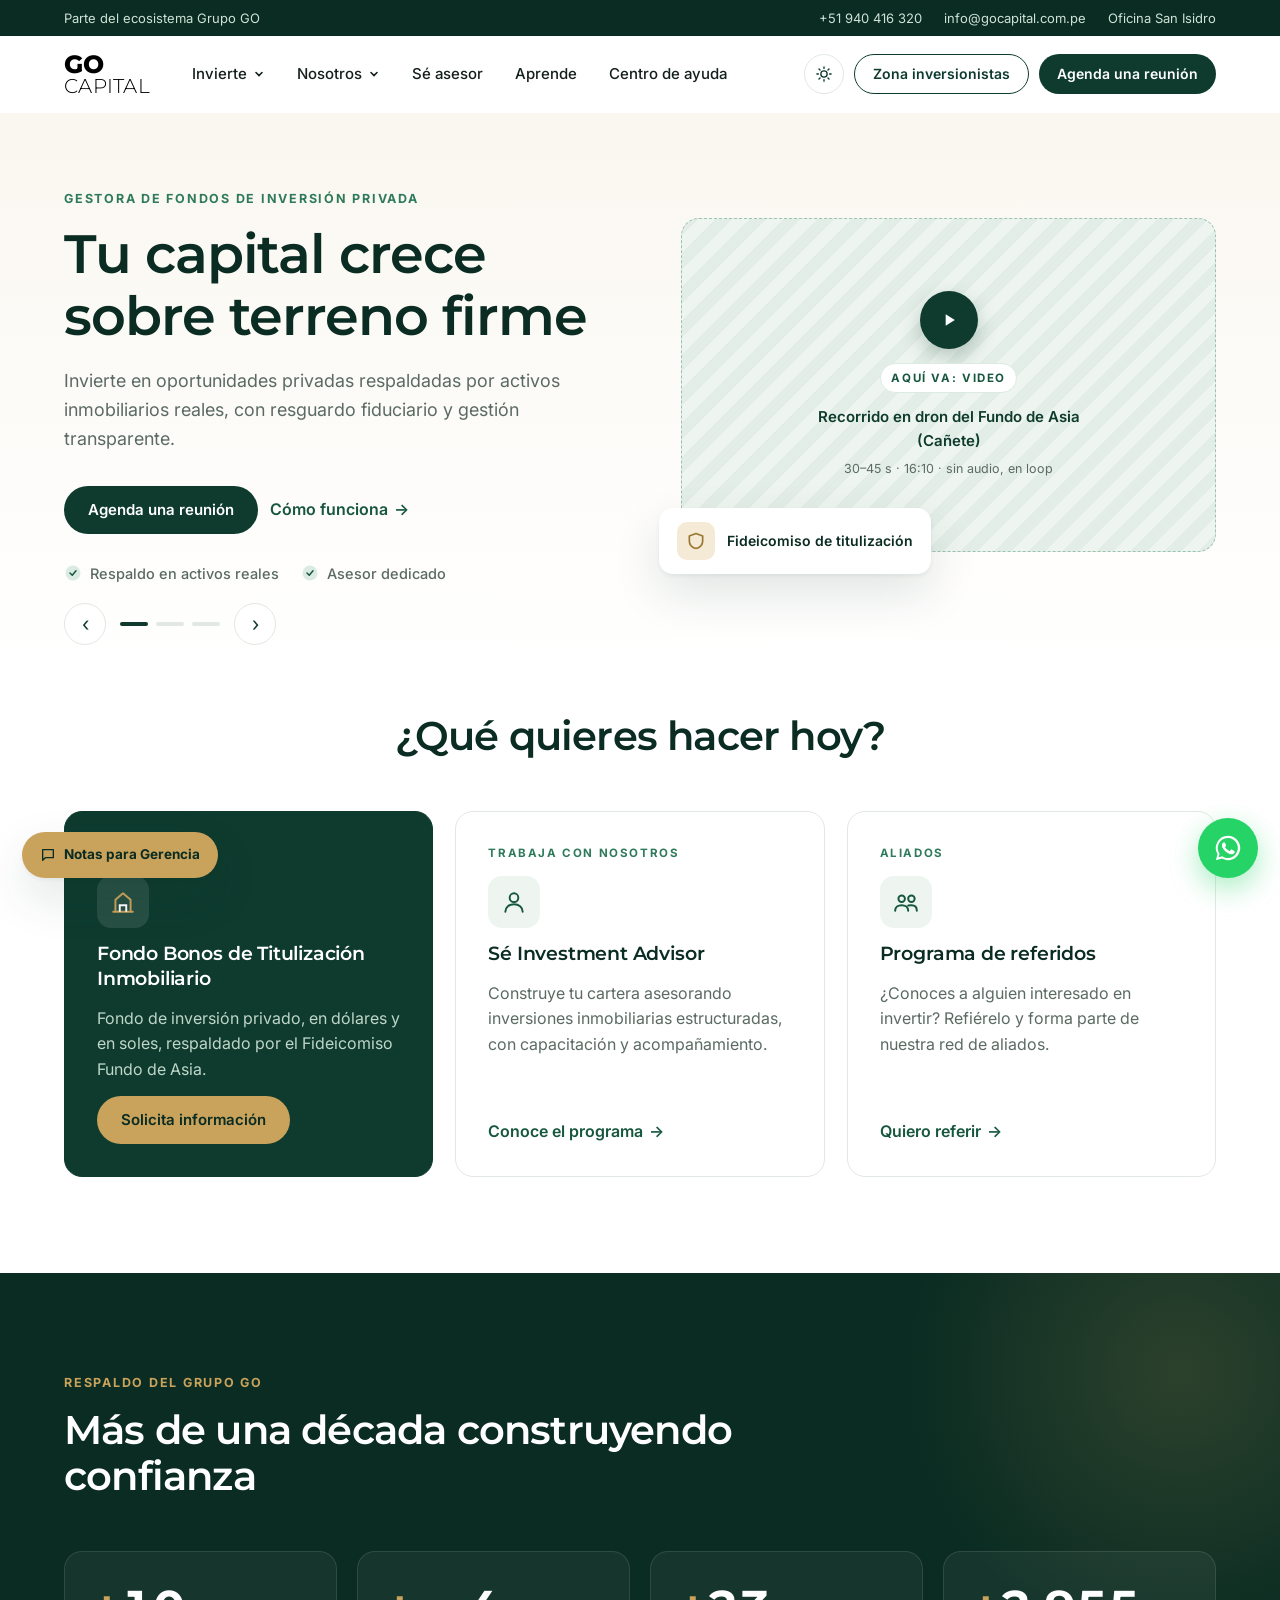
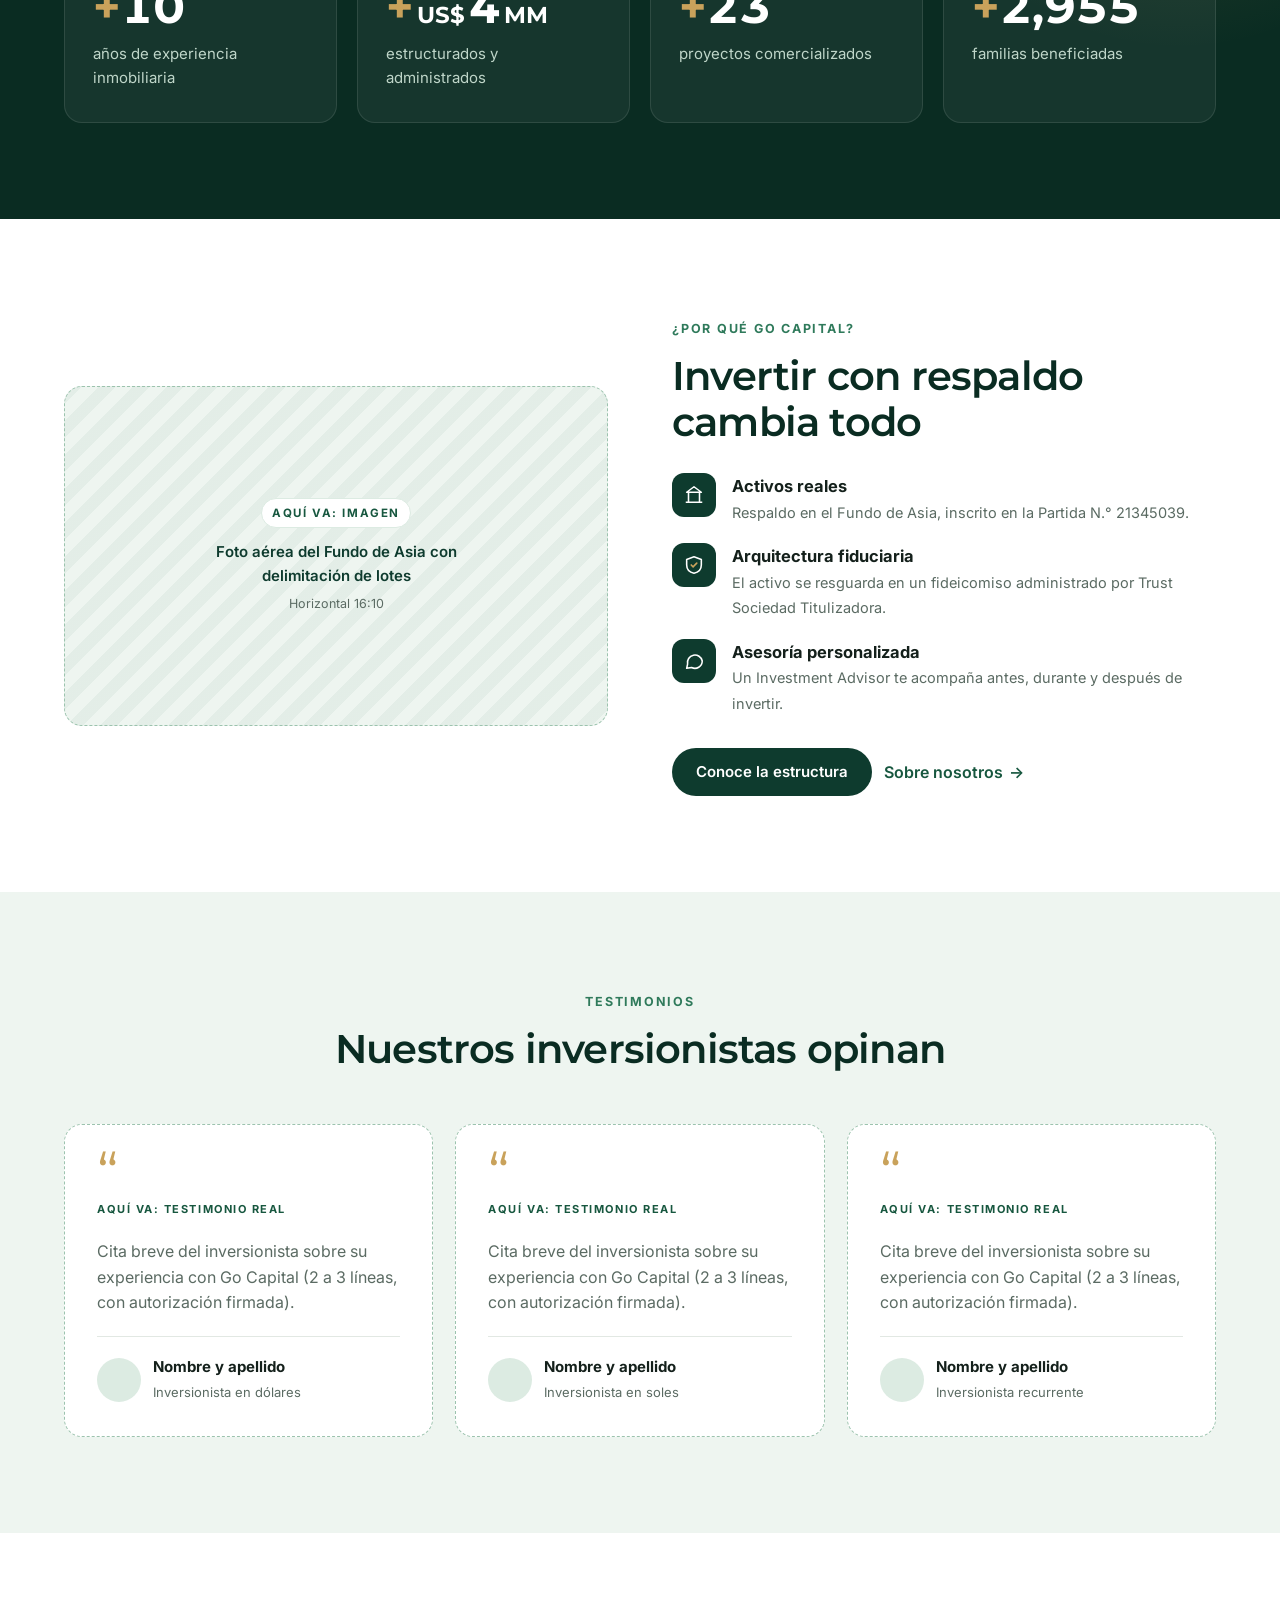
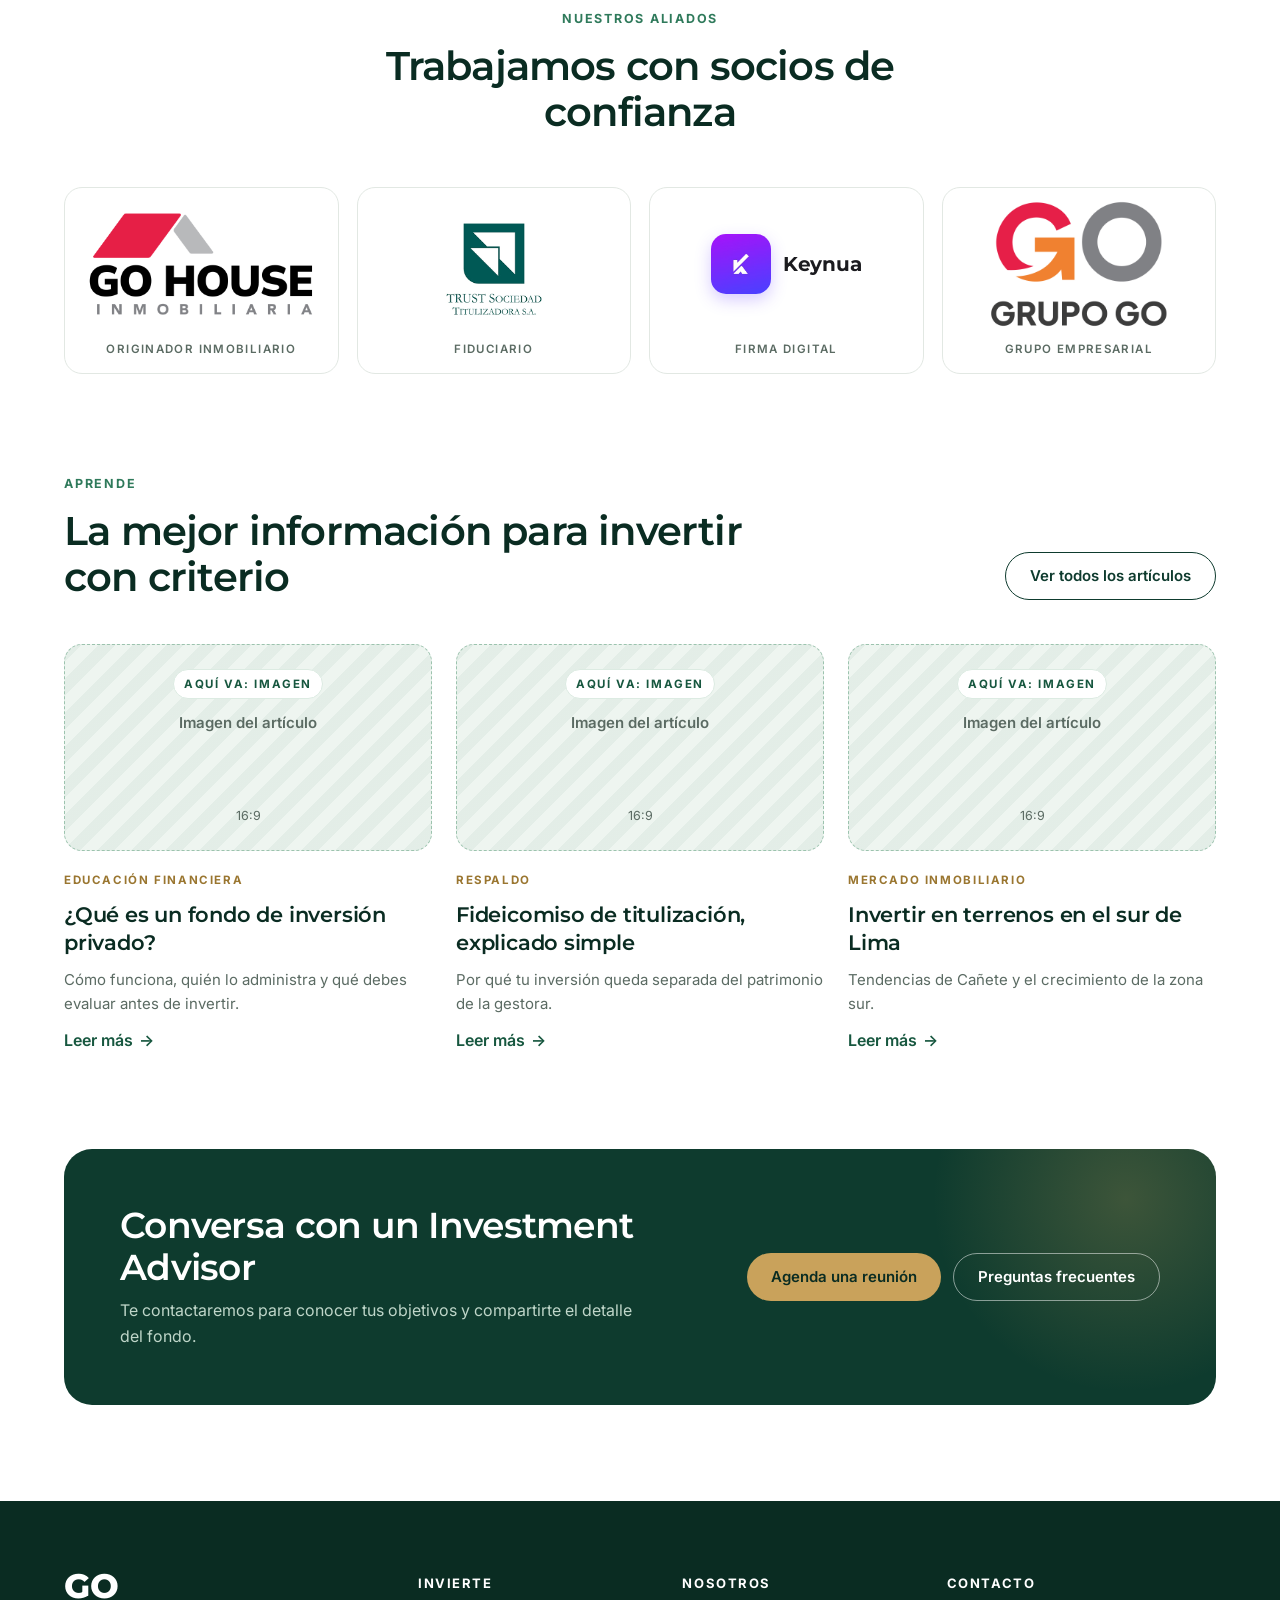
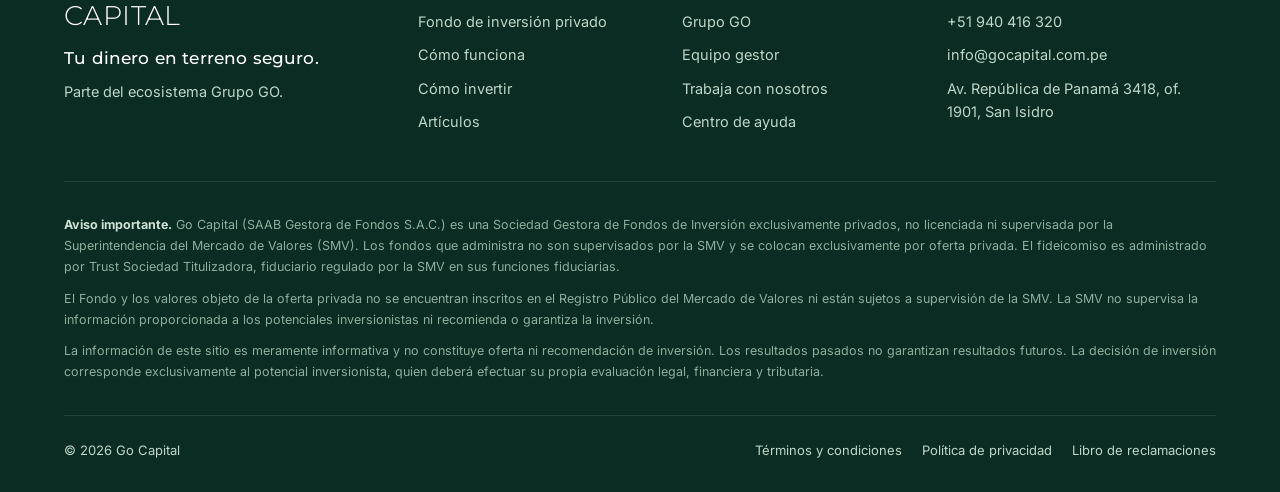
<file: index.html>
<!DOCTYPE html>
<html lang="es">
<head>
<meta charset="UTF-8">
<meta name="viewport" content="width=device-width, initial-scale=1, viewport-fit=cover">
<title>Go Capital · Tu capital crece sobre terreno firme</title>
<meta name="description" content="Go Capital, gestora de fondos de inversión privada del Grupo GO. Oportunidades respaldadas por activos inmobiliarios reales, con resguardo fiduciario.">
<link rel="preconnect" href="https://fonts.googleapis.com">
<link rel="preconnect" href="https://fonts.gstatic.com" crossorigin>
<link href="https://fonts.googleapis.com/css2?family=Inter:wght@400;500;600;700&family=Montserrat:wght@300;500;600;700;800&display=swap" rel="stylesheet">
<script src="assets/theme.js"></script>
<link rel="stylesheet" href="assets/styles.css">
<link rel="stylesheet" href="assets/pages.css">
</head>
<body data-page="inicio">
<main>

<!-- Carrusel -->
<section class="hero">
  <div class="carousel" id="carousel">
    <div class="wrap slides">
      <div class="slide active" aria-roledescription="slide" aria-label="1 de 3">
        <div class="copy">
          <span class="eyebrow">Gestora de fondos de inversión privada</span>
          <h1>Tu capital crece sobre terreno firme</h1>
          <p class="lead">Invierte en oportunidades privadas respaldadas por activos inmobiliarios reales, con resguardo fiduciario y gestión transparente.</p>
          <div class="hero-actions">
            <a href="contacto.html" class="btn btn-primary">Agenda una reunión</a>
            <a href="invierte.html#como-funciona" class="link-arrow">Cómo funciona <span>→</span></a>
          </div>
          <ul class="checks">
            <li><svg width="18" height="18" viewBox="0 0 24 24" fill="none"><circle cx="12" cy="12" r="10" fill="#DCEBE2"/><path d="m8 12 3 3 5-6" stroke="#17573F" stroke-width="2" stroke-linecap="round" stroke-linejoin="round"/></svg>Respaldo en activos reales</li>
            <li><svg width="18" height="18" viewBox="0 0 24 24" fill="none"><circle cx="12" cy="12" r="10" fill="#DCEBE2"/><path d="m8 12 3 3 5-6" stroke="#17573F" stroke-width="2" stroke-linecap="round" stroke-linejoin="round"/></svg>Asesor dedicado</li>
          </ul>
        </div>
        <div class="hero-media">
          <div class="ph r-16-10">
            <div class="play"><svg width="20" height="20" viewBox="0 0 24 24"><path d="M8 5v14l11-7z" fill="#fff"/></svg></div>
            <b>AQUÍ VA: VIDEO</b>
            <p>Recorrido en dron del Fundo de Asia (Cañete)</p>
            <small>30–45 s · 16:10 · sin audio, en loop</small>
          </div>
          <div class="badge"><i><svg width="20" height="20" viewBox="0 0 24 24" fill="none"><path d="M12 3 4 6v6c0 5 3.5 8 8 9 4.5-1 8-4 8-9V6z" stroke="#9A7630" stroke-width="2" stroke-linejoin="round"/></svg></i>Fideicomiso de titulización</div>
        </div>
      </div>
      <div class="slide" aria-roledescription="slide" aria-label="2 de 3">
        <div class="copy">
          <span class="eyebrow">Respaldo real</span>
          <h1>Sabes dónde está tu dinero</h1>
          <p class="lead">Tu inversión está vinculada a 181 lotes en Asia, Cañete, inscritos en registros públicos y resguardados en un fideicomiso.</p>
          <div class="hero-actions">
            <a href="invierte.html#como-funciona" class="btn btn-primary">Conoce la estructura</a>
            <a href="contacto.html" class="link-arrow">Agenda una reunión <span>→</span></a>
          </div>
        </div>
        <div class="hero-media">
          <div class="ph r-16-10">
            <b>AQUÍ VA: IMAGEN</b>
            <p>Foto aérea del Fundo de Asia con delimitación de lotes</p>
            <small>Horizontal 16:10</small>
          </div>
          <div class="badge"><i><svg width="20" height="20" viewBox="0 0 24 24" fill="none"><path d="M12 21s-7-6.2-7-11.5A7 7 0 0 1 19 9.5C19 14.8 12 21 12 21z" stroke="#9A7630" stroke-width="2"/><circle cx="12" cy="9.5" r="2.5" stroke="#9A7630" stroke-width="2"/></svg></i>181 lotes · Asia, Cañete</div>
        </div>
      </div>
      <div class="slide" aria-roledescription="slide" aria-label="3 de 3">
        <div class="copy">
          <span class="eyebrow">Únete al equipo</span>
          <h1>Sé Investment Advisor de Go Capital</h1>
          <p class="lead">Asesora inversiones con respaldo tangible, formación continua y el soporte del Grupo GO.</p>
          <div class="hero-actions">
            <a href="asesores.html#postula" class="btn btn-primary">Quiero postular</a>
            <a href="asesores.html" class="link-arrow">Conoce el programa <span>→</span></a>
          </div>
        </div>
        <div class="hero-media">
          <div class="ph r-16-10">
            <b>AQUÍ VA: IMAGEN</b>
            <p>Equipo comercial de Go Capital en la oficina</p>
            <small>Horizontal 16:10 · personas reales</small>
          </div>
        </div>
      </div>
    </div>
    <div class="car-ctrl">
      <button class="car-btn prev" aria-label="Anterior">‹</button>
      <div class="dots"></div>
      <button class="car-btn next" aria-label="Siguiente">›</button>
    </div>
  </div>
</section>

<!-- Qué quieres hacer hoy -->
<section class="today">
  <div class="wrap">
    <div class="section-head center reveal"><h2>¿Qué quieres hacer hoy?</h2></div>
    <div class="cards3">
      <article class="pcard featured reveal">
        <span class="tag">INVIERTE</span>
        <div class="ic"><svg width="26" height="26" viewBox="0 0 24 24" fill="none"><path d="M3 21h18M5 21V10l7-6 7 6v11" stroke="#C9A25B" stroke-width="1.8" stroke-linecap="round" stroke-linejoin="round"/><path d="M9 21v-6h6v6" stroke="#fff" stroke-width="1.8"/></svg></div>
        <h3>Fondo Bonos de Titulización Inmobiliario</h3>
        <p>Fondo de inversión privado, en dólares y en soles, respaldado por el Fideicomiso Fundo de Asia.</p>
        <a href="invierte.html" class="btn btn-gold">Solicita información</a>
      </article>
      <article class="pcard reveal">
        <span class="tag">TRABAJA CON NOSOTROS</span>
        <div class="ic"><svg width="26" height="26" viewBox="0 0 24 24" fill="none"><circle cx="12" cy="8" r="4" stroke="#17573F" stroke-width="1.8"/><path d="M4 21c0-4.4 3.6-7 8-7s8 2.6 8 7" stroke="#17573F" stroke-width="1.8" stroke-linecap="round"/></svg></div>
        <h3>Sé Investment Advisor</h3>
        <p>Construye tu cartera asesorando inversiones inmobiliarias estructuradas, con capacitación y acompañamiento.</p>
        <a href="asesores.html" class="link-arrow">Conoce el programa <span>→</span></a>
      </article>
      <article class="pcard reveal">
        <span class="tag">ALIADOS</span>
        <div class="ic"><svg width="26" height="26" viewBox="0 0 24 24" fill="none"><circle cx="8" cy="9" r="3" stroke="#17573F" stroke-width="1.8"/><circle cx="17" cy="9" r="3" stroke="#17573F" stroke-width="1.8"/><path d="M2 20c0-3.3 2.7-5 6-5s6 1.7 6 5M14 15.3c.9-.2 1.9-.3 3-.3 3.3 0 5 1.7 5 5" stroke="#17573F" stroke-width="1.8" stroke-linecap="round"/></svg></div>
        <h3>Programa de referidos</h3>
        <p>¿Conoces a alguien interesado en invertir? Refiérelo y forma parte de nuestra red de aliados.</p>
        <a href="asesores.html#referidos" class="link-arrow">Quiero referir <span>→</span></a>
      </article>
    </div>
  </div>
</section>

<!-- Cifras -->
<section class="stats">
  <div class="wrap">
    <div class="section-head reveal">
      <span class="eyebrow">Respaldo del Grupo GO</span>
      <h2>Más de una década construyendo confianza</h2>
    </div>
    <div class="stat-grid">
      <div class="stat reveal"><div class="num"><em>+</em><span data-count="10">10</span></div><p>años de experiencia inmobiliaria</p></div>
      <div class="stat reveal"><div class="num"><em>+</em><small>US$</small><span data-count="4">4</span><small>MM</small></div><p>estructurados y administrados</p></div>
      <div class="stat reveal"><div class="num"><em>+</em><span data-count="23">23</span></div><p>proyectos comercializados</p></div>
      <div class="stat reveal"><div class="num"><em>+</em><span data-count="3000">3,000</span></div><p>familias beneficiadas</p></div>
    </div>
  </div>
</section>

<!-- Respaldo resumido -->
<section>
  <div class="wrap split">
    <div class="ph r-16-10 reveal">
      <b>AQUÍ VA: IMAGEN</b>
      <p>Foto aérea del Fundo de Asia con delimitación de lotes</p>
      <small>Horizontal 16:10</small>
    </div>
    <div class="reveal">
      <span class="eyebrow">¿Por qué Go Capital?</span>
      <h2>Invertir con respaldo cambia todo</h2>
      <ul class="adv-list" style="margin:28px 0 32px">
        <li><span class="ic" style="background:var(--green-900)"><svg width="22" height="22" viewBox="0 0 24 24" fill="none"><path d="M3 20h18M6 20V9h12v11M12 3l8 6H4z" stroke="#fff" stroke-width="1.7" stroke-linejoin="round"/></svg></span><div><strong>Activos reales</strong><span style="color:var(--muted)">Respaldo en el Fundo de Asia, inscrito en la Partida N.° 21345039.</span></div></li>
        <li><span class="ic" style="background:var(--green-900)"><svg width="22" height="22" viewBox="0 0 24 24" fill="none"><path d="M12 3 4 6v6c0 5 3.5 8 8 9 4.5-1 8-4 8-9V6z" stroke="#fff" stroke-width="1.7" stroke-linejoin="round"/><path d="m9 12 2 2 4-4" stroke="#C9A25B" stroke-width="1.8" stroke-linecap="round"/></svg></span><div><strong>Arquitectura fiduciaria</strong><span style="color:var(--muted)">El activo se resguarda en un fideicomiso administrado por Trust Sociedad Titulizadora.</span></div></li>
        <li><span class="ic" style="background:var(--green-900)"><svg width="22" height="22" viewBox="0 0 24 24" fill="none"><path d="M21 12a8 8 0 0 1-11.6 7.1L4 20l1-4.6A8 8 0 1 1 21 12z" stroke="#fff" stroke-width="1.7" stroke-linejoin="round"/></svg></span><div><strong>Asesoría personalizada</strong><span style="color:var(--muted)">Un Investment Advisor te acompaña antes, durante y después de invertir.</span></div></li>
      </ul>
      <div class="hero-actions">
        <a href="invierte.html#como-funciona" class="btn btn-primary">Conoce la estructura</a>
        <a href="nosotros.html" class="link-arrow">Sobre nosotros <span>→</span></a>
      </div>
    </div>
  </div>
</section>

<!-- Testimonios -->
<section class="testi">
  <div class="wrap">
    <div class="section-head center reveal">
      <span class="eyebrow">Testimonios</span>
      <h2>Nuestros inversionistas opinan</h2>
    </div>
    <div class="tgrid">
      <figure class="tcard reveal"><div class="q">“</div><span class="ph-tag">AQUÍ VA: TESTIMONIO REAL</span><blockquote>Cita breve del inversionista sobre su experiencia con Go Capital (2 a 3 líneas, con autorización firmada).</blockquote><figcaption class="who"><i></i><div><strong>Nombre y apellido</strong><span>Inversionista en dólares</span></div></figcaption></figure>
      <figure class="tcard reveal"><div class="q">“</div><span class="ph-tag">AQUÍ VA: TESTIMONIO REAL</span><blockquote>Cita breve del inversionista sobre su experiencia con Go Capital (2 a 3 líneas, con autorización firmada).</blockquote><figcaption class="who"><i></i><div><strong>Nombre y apellido</strong><span>Inversionista en soles</span></div></figcaption></figure>
      <figure class="tcard reveal"><div class="q">“</div><span class="ph-tag">AQUÍ VA: TESTIMONIO REAL</span><blockquote>Cita breve del inversionista sobre su experiencia con Go Capital (2 a 3 líneas, con autorización firmada).</blockquote><figcaption class="who"><i></i><div><strong>Nombre y apellido</strong><span>Inversionista recurrente</span></div></figcaption></figure>
    </div>
  </div>
</section>

<!-- Aliados -->
<section class="partners">
  <div class="wrap">
    <div class="section-head center reveal">
      <span class="eyebrow">Nuestros aliados</span>
      <h2>Trabajamos con socios de confianza</h2>
    </div>
    <div class="partners-grid reveal">
      <figure class="partner"><div class="partner-logo"><img src="assets/partners/go-house.jpg" alt="Go House Inmobiliaria" style="--zoom:1.4" loading="lazy" width="1920" height="1080"></div><figcaption>Originador inmobiliario</figcaption></figure>
      <figure class="partner"><div class="partner-logo"><img src="assets/partners/trust.png" alt="Trust Sociedad Titulizadora S.A." style="--zoom:1.12" loading="lazy" width="225" height="225"></div><figcaption>Fiduciario</figcaption></figure>
      <figure class="partner"><div class="partner-logo"><img src="assets/partners/keynua.png" alt="Keynua" class="square app" loading="lazy" width="200" height="200"><span class="partner-name">Keynua</span></div><figcaption>Firma digital</figcaption></figure>
      <figure class="partner"><div class="partner-logo"><img src="assets/partners/grupo-go.jpg" alt="Grupo GO" style="--zoom:1.55" loading="lazy" width="1920" height="1080"></div><figcaption>Grupo empresarial</figcaption></figure>
    </div>
  </div>
</section>

<!-- Aprende -->
<section style="padding-top:24px">
  <div class="wrap">
    <div class="blog-head">
      <div class="section-head reveal">
        <span class="eyebrow">Aprende</span>
        <h2>La mejor información para invertir con criterio</h2>
      </div>
      <a href="aprende.html" class="btn btn-ghost reveal">Ver todos los artículos</a>
    </div>
    <div class="posts">
      <a href="articulo.html" class="post reveal"><div class="ph r-16-9"><b>AQUÍ VA: IMAGEN</b><p>Imagen del artículo</p><small>16:9</small></div><span class="cat">EDUCACIÓN FINANCIERA</span><h3>¿Qué es un fondo de inversión privado?</h3><p>Cómo funciona, quién lo administra y qué debes evaluar antes de invertir.</p><span class="link-arrow">Leer más <span>→</span></span></a>
      <a href="articulo.html" class="post reveal"><div class="ph r-16-9"><b>AQUÍ VA: IMAGEN</b><p>Imagen del artículo</p><small>16:9</small></div><span class="cat">RESPALDO</span><h3>Fideicomiso de titulización, explicado simple</h3><p>Por qué tu inversión queda separada del patrimonio de la gestora.</p><span class="link-arrow">Leer más <span>→</span></span></a>
      <a href="articulo.html" class="post reveal"><div class="ph r-16-9"><b>AQUÍ VA: IMAGEN</b><p>Imagen del artículo</p><small>16:9</small></div><span class="cat">MERCADO INMOBILIARIO</span><h3>Invertir en terrenos en el sur de Lima</h3><p>Tendencias de Cañete y el crecimiento de la zona sur.</p><span class="link-arrow">Leer más <span>→</span></span></a>
    </div>
  </div>
</section>

<!-- CTA -->
<section class="cta-band">
  <div class="wrap">
    <div class="cta-box reveal">
      <div>
        <h2>Conversa con un Investment Advisor</h2>
        <p>Te contactaremos para conocer tus objetivos y compartirte el detalle del fondo.</p>
      </div>
      <div class="hero-actions">
        <a href="contacto.html" class="btn btn-gold">Agenda una reunión</a>
        <a href="ayuda.html" class="btn btn-ghost">Preguntas frecuentes</a>
      </div>
    </div>
  </div>
</section>

</main>
<script src="assets/site.js"></script>
</body>
</html>
</file>
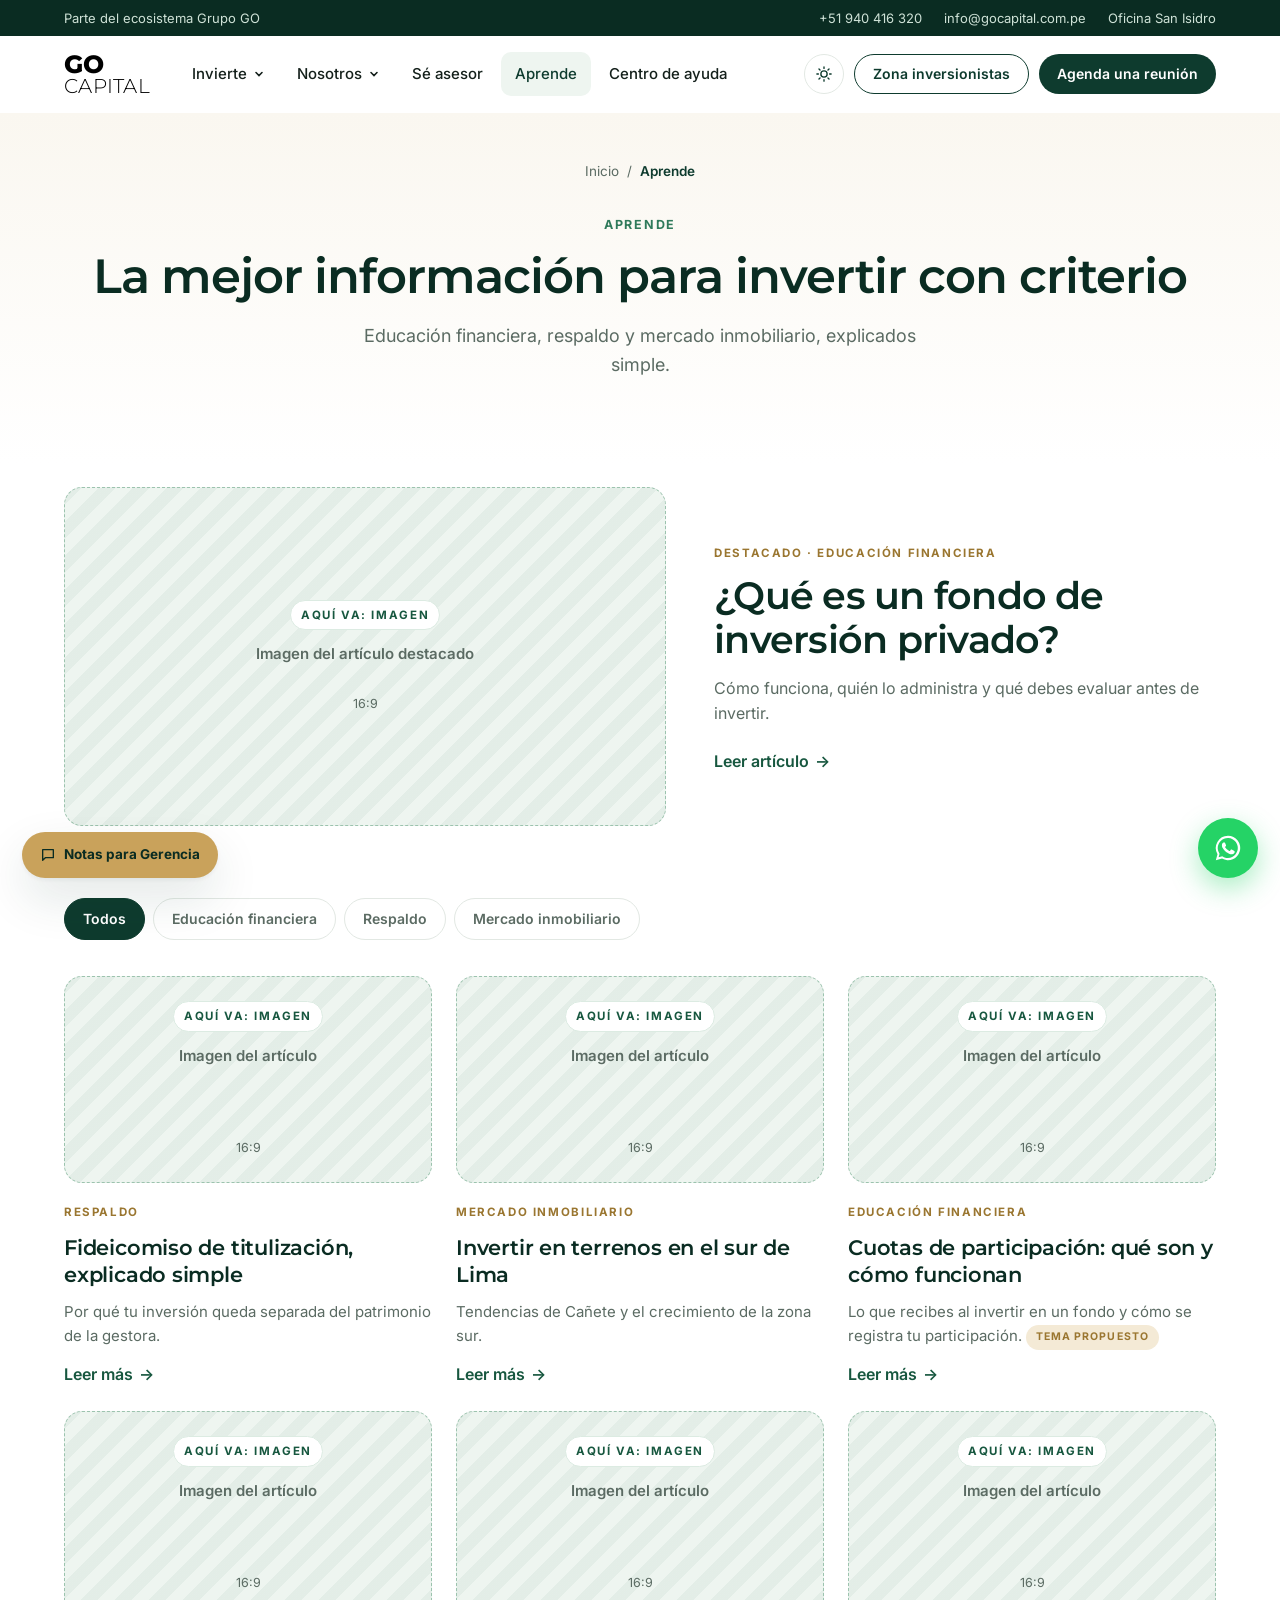
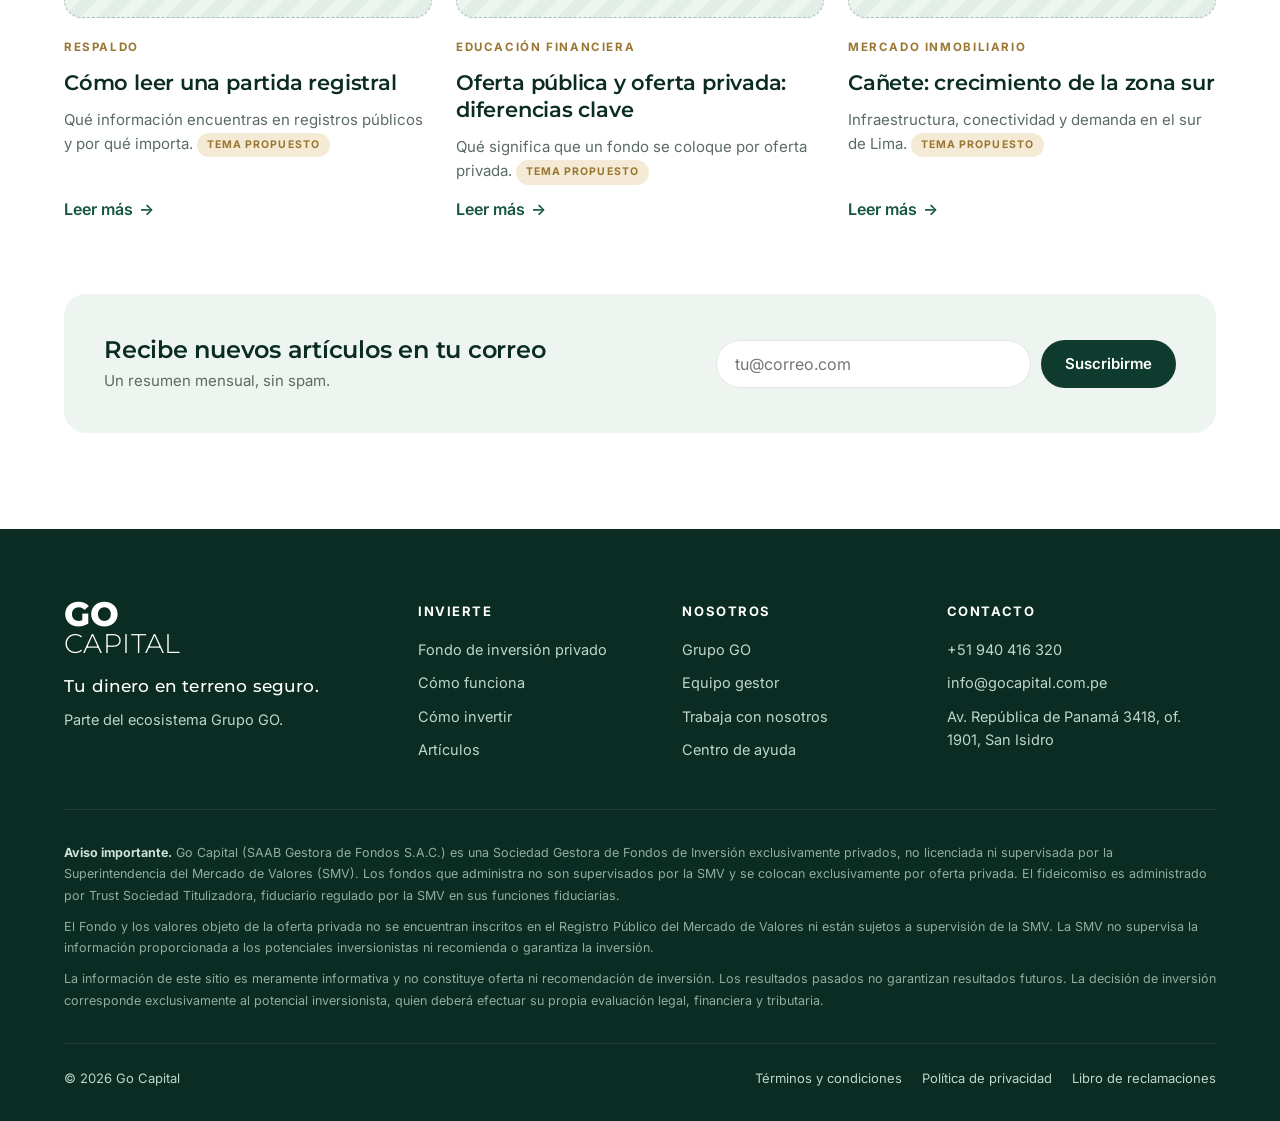
<file: aprende.html>
<!DOCTYPE html>
<html lang="es">
<head>
<meta charset="UTF-8">
<meta name="viewport" content="width=device-width, initial-scale=1, viewport-fit=cover">
<title>Aprende · Go Capital</title>
<meta name="description" content="Artículos de educación financiera, respaldo y mercado inmobiliario para invertir con criterio.">
<link rel="preconnect" href="https://fonts.googleapis.com">
<link rel="preconnect" href="https://fonts.gstatic.com" crossorigin>
<link href="https://fonts.googleapis.com/css2?family=Inter:wght@400;500;600;700&family=Montserrat:wght@300;500;600;700;800&display=swap" rel="stylesheet">
<script src="assets/theme.js"></script>
<link rel="stylesheet" href="assets/styles.css">
<link rel="stylesheet" href="assets/pages.css">
</head>
<body data-page="aprende">
<main>

<section class="page-hero center" style="padding-bottom:56px">
  <div class="wrap">
    <nav class="crumbs" aria-label="Ruta"><a href="index.html">Inicio</a><span>/</span><span aria-current="page">Aprende</span></nav>
    <span class="eyebrow">Aprende</span>
    <h1>La mejor información para invertir con criterio</h1>
    <p class="lead">Educación financiera, respaldo y mercado inmobiliario, explicados simple.</p>
  </div>
</section>

<section style="padding-top:24px">
  <div class="wrap">
    <a href="articulo.html" class="featured-post reveal">
      <div class="ph r-16-9"><b>AQUÍ VA: IMAGEN</b><p>Imagen del artículo destacado</p><small>16:9</small></div>
      <div>
        <span class="cat" style="font-size:11.5px;font-weight:700;letter-spacing:.14em;color:var(--gold-text)">DESTACADO · EDUCACIÓN FINANCIERA</span>
        <h2>¿Qué es un fondo de inversión privado?</h2>
        <p>Cómo funciona, quién lo administra y qué debes evaluar antes de invertir.</p>
        <span class="link-arrow">Leer artículo <span>→</span></span>
      </div>
    </a>

    <div class="filters" data-target=".posts .post" role="toolbar" aria-label="Filtrar por tema">
      <button class="on" data-cat="all">Todos</button>
      <button data-cat="edu">Educación financiera</button>
      <button data-cat="respaldo">Respaldo</button>
      <button data-cat="mercado">Mercado inmobiliario</button>
    </div>

    <div class="posts">
      <a href="articulo.html" class="post reveal" data-cat="respaldo"><div class="ph r-16-9"><b>AQUÍ VA: IMAGEN</b><p>Imagen del artículo</p><small>16:9</small></div><span class="cat">RESPALDO</span><h3>Fideicomiso de titulización, explicado simple</h3><p>Por qué tu inversión queda separada del patrimonio de la gestora.</p><span class="link-arrow">Leer más <span>→</span></span></a>
      <a href="articulo.html" class="post reveal" data-cat="mercado"><div class="ph r-16-9"><b>AQUÍ VA: IMAGEN</b><p>Imagen del artículo</p><small>16:9</small></div><span class="cat">MERCADO INMOBILIARIO</span><h3>Invertir en terrenos en el sur de Lima</h3><p>Tendencias de Cañete y el crecimiento de la zona sur.</p><span class="link-arrow">Leer más <span>→</span></span></a>
      <a href="articulo.html" class="post reveal" data-cat="edu"><div class="ph r-16-9"><b>AQUÍ VA: IMAGEN</b><p>Imagen del artículo</p><small>16:9</small></div><span class="cat">EDUCACIÓN FINANCIERA</span><h3>Cuotas de participación: qué son y cómo funcionan</h3><p>Lo que recibes al invertir en un fondo y cómo se registra tu participación. <span class="pending">Tema propuesto</span></p><span class="link-arrow">Leer más <span>→</span></span></a>
      <a href="articulo.html" class="post reveal" data-cat="respaldo"><div class="ph r-16-9"><b>AQUÍ VA: IMAGEN</b><p>Imagen del artículo</p><small>16:9</small></div><span class="cat">RESPALDO</span><h3>Cómo leer una partida registral</h3><p>Qué información encuentras en registros públicos y por qué importa. <span class="pending">Tema propuesto</span></p><span class="link-arrow">Leer más <span>→</span></span></a>
      <a href="articulo.html" class="post reveal" data-cat="edu"><div class="ph r-16-9"><b>AQUÍ VA: IMAGEN</b><p>Imagen del artículo</p><small>16:9</small></div><span class="cat">EDUCACIÓN FINANCIERA</span><h3>Oferta pública y oferta privada: diferencias clave</h3><p>Qué significa que un fondo se coloque por oferta privada. <span class="pending">Tema propuesto</span></p><span class="link-arrow">Leer más <span>→</span></span></a>
      <a href="articulo.html" class="post reveal" data-cat="mercado"><div class="ph r-16-9"><b>AQUÍ VA: IMAGEN</b><p>Imagen del artículo</p><small>16:9</small></div><span class="cat">MERCADO INMOBILIARIO</span><h3>Cañete: crecimiento de la zona sur</h3><p>Infraestructura, conectividad y demanda en el sur de Lima. <span class="pending">Tema propuesto</span></p><span class="link-arrow">Leer más <span>→</span></span></a>
    </div>

    <div class="newsletter reveal">
      <div>
        <h3>Recibe nuevos artículos en tu correo</h3>
        <p>Un resumen mensual, sin spam.</p>
      </div>
      <form class="demo" novalidate>
        <input type="email" placeholder="tu@correo.com" aria-label="Correo electrónico" required>
        <button class="btn btn-primary" type="submit">Suscribirme</button>
        <p class="demo-msg" hidden style="font-size:13.5px;color:var(--green-700);font-weight:600;align-self:center">¡Listo! (prototipo)</p>
      </form>
    </div>
  </div>
</section>

</main>
<script src="assets/site.js"></script>
</body>
</html>
</file>
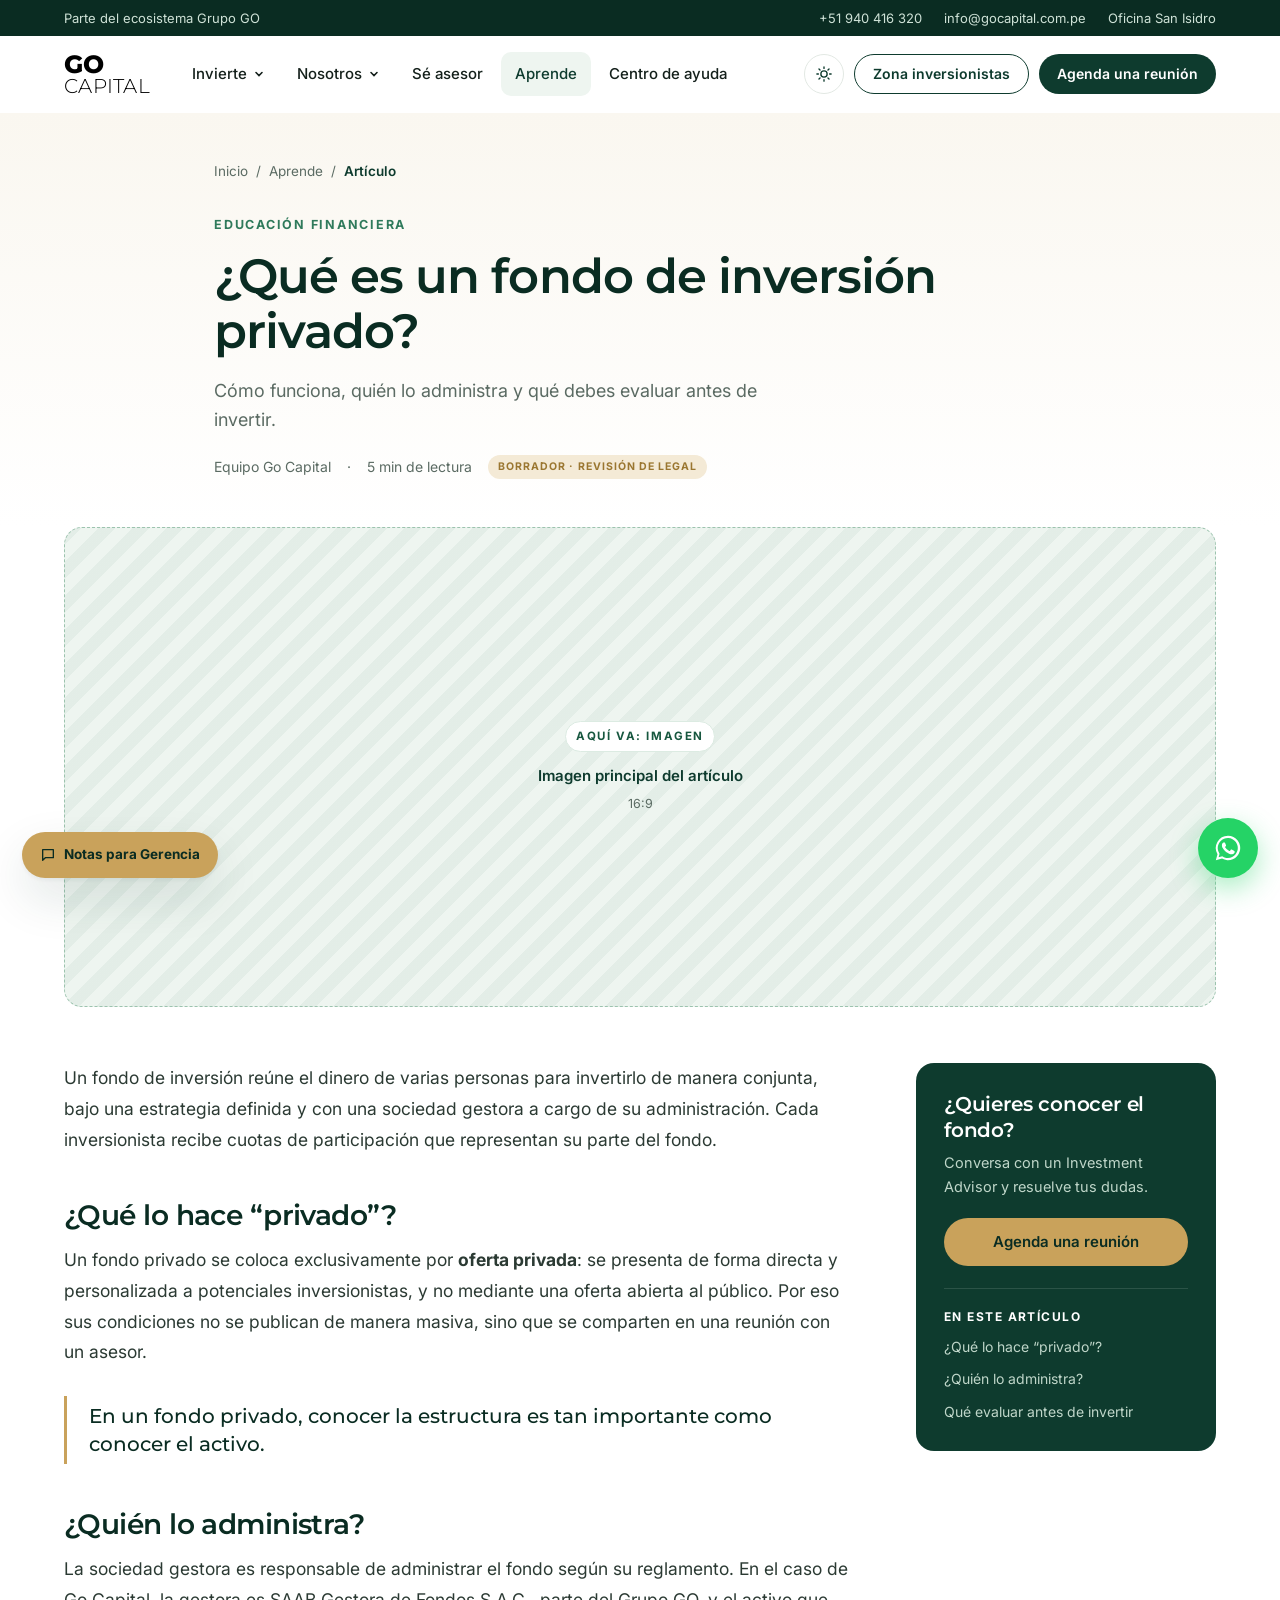
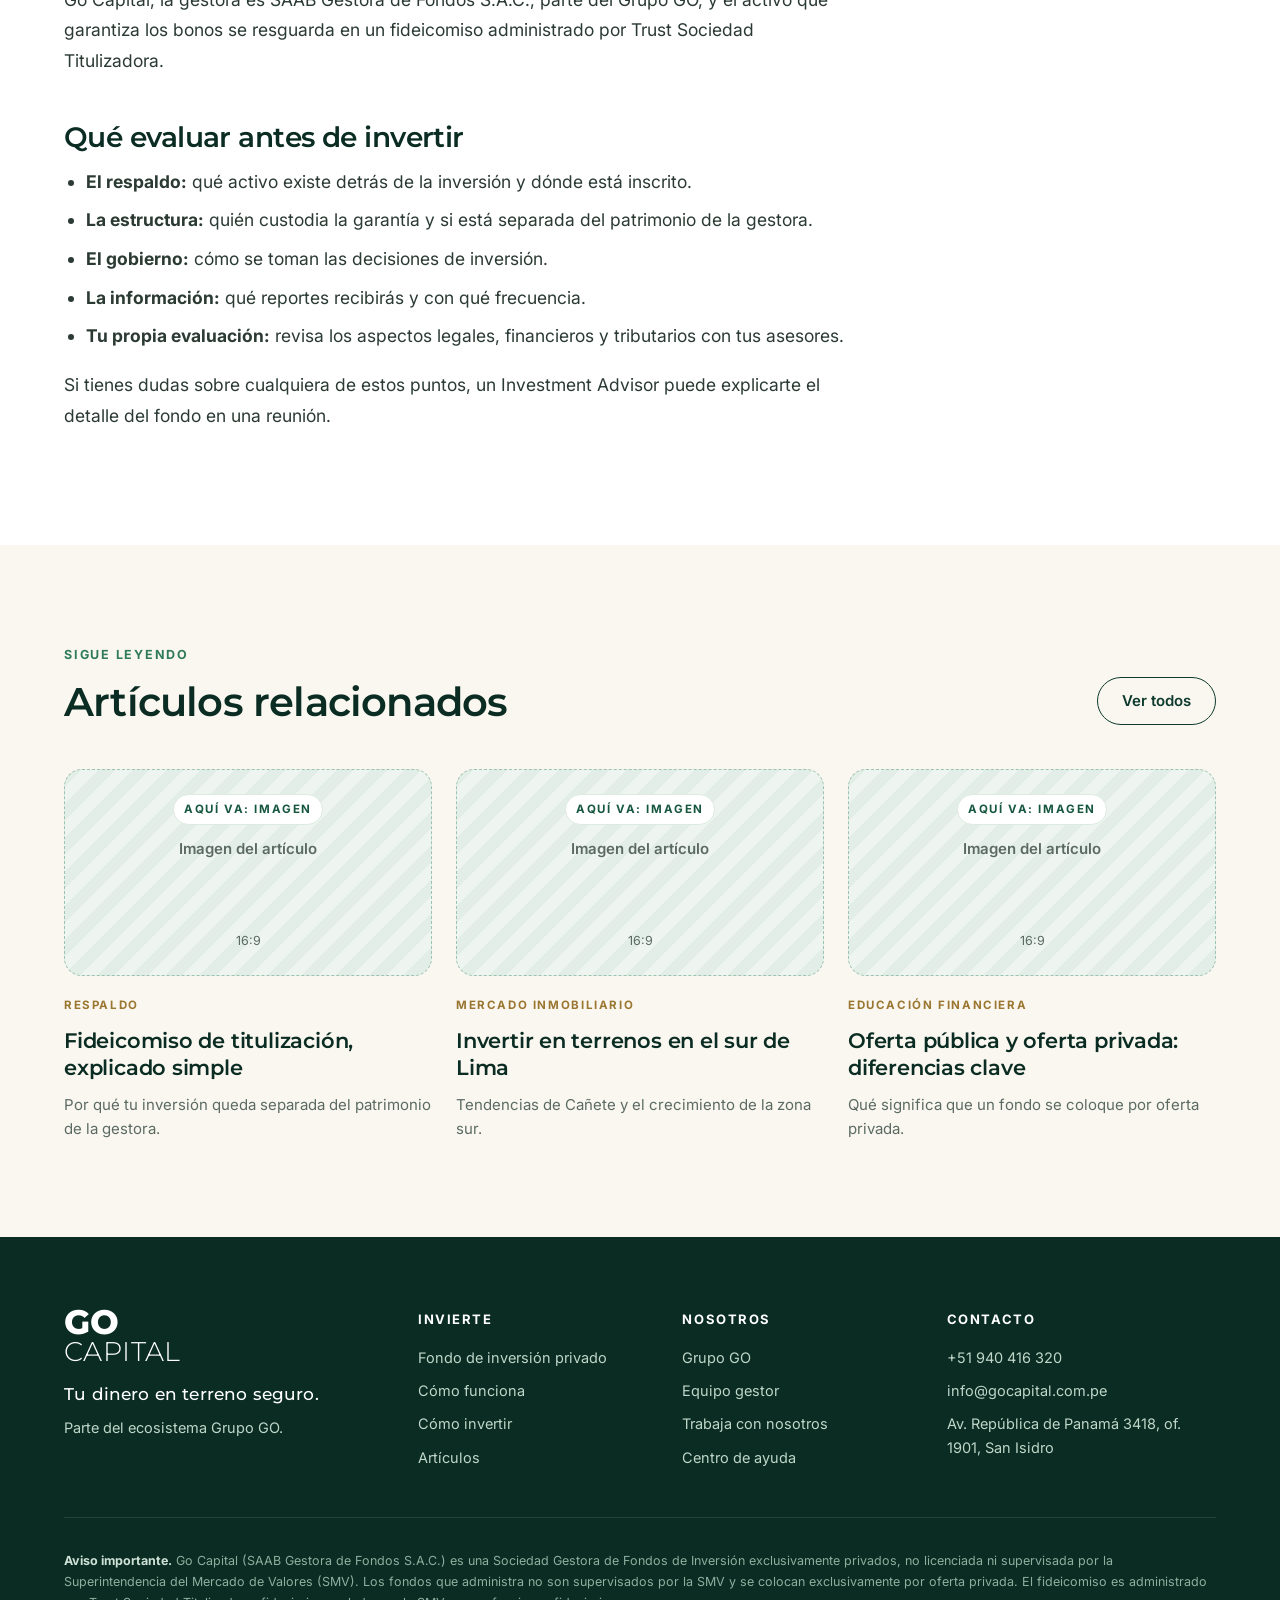
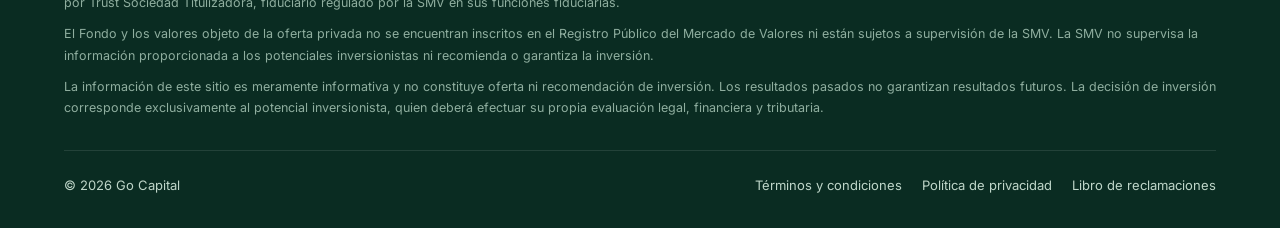
<file: articulo.html>
<!DOCTYPE html>
<html lang="es">
<head>
<meta charset="UTF-8">
<meta name="viewport" content="width=device-width, initial-scale=1, viewport-fit=cover">
<title>¿Qué es un fondo de inversión privado? · Go Capital</title>
<meta name="description" content="Cómo funciona un fondo de inversión privado, quién lo administra y qué debes evaluar antes de invertir.">
<link rel="preconnect" href="https://fonts.googleapis.com">
<link rel="preconnect" href="https://fonts.gstatic.com" crossorigin>
<link href="https://fonts.googleapis.com/css2?family=Inter:wght@400;500;600;700&family=Montserrat:wght@300;500;600;700;800&display=swap" rel="stylesheet">
<script src="assets/theme.js"></script>
<link rel="stylesheet" href="assets/styles.css">
<link rel="stylesheet" href="assets/pages.css">
</head>
<body data-page="aprende">
<main>

<section class="page-hero" style="padding-bottom:48px">
  <div class="wrap" style="max-width:900px">
    <nav class="crumbs" aria-label="Ruta"><a href="index.html">Inicio</a><span>/</span><a href="aprende.html">Aprende</a><span>/</span><span aria-current="page">Artículo</span></nav>
    <span class="eyebrow">Educación financiera</span>
    <h1>¿Qué es un fondo de inversión privado?</h1>
    <p class="lead" style="margin-bottom:20px">Cómo funciona, quién lo administra y qué debes evaluar antes de invertir.</p>
    <div class="meta"><span>Equipo Go Capital</span><span>·</span><span>5 min de lectura</span><span class="pending">Borrador · revisión de Legal</span></div>
  </div>
</section>

<section style="padding-top:0">
  <div class="wrap">
    <div class="ph r-16-9 reveal" style="max-height:480px;width:100%;margin-bottom:56px"><b>AQUÍ VA: IMAGEN</b><p>Imagen principal del artículo</p><small>16:9</small></div>
    <div class="article">
      <article class="prose">
        <p>Un fondo de inversión reúne el dinero de varias personas para invertirlo de manera conjunta, bajo una estrategia definida y con una sociedad gestora a cargo de su administración. Cada inversionista recibe cuotas de participación que representan su parte del fondo.</p>

        <h2 id="privado">¿Qué lo hace “privado”?</h2>
        <p>Un fondo privado se coloca exclusivamente por <strong>oferta privada</strong>: se presenta de forma directa y personalizada a potenciales inversionistas, y no mediante una oferta abierta al público. Por eso sus condiciones no se publican de manera masiva, sino que se comparten en una reunión con un asesor.</p>
        <blockquote>En un fondo privado, conocer la estructura es tan importante como conocer el activo.</blockquote>

        <h2 id="quien">¿Quién lo administra?</h2>
        <p>La sociedad gestora es responsable de administrar el fondo según su reglamento. En el caso de Go Capital, la gestora es SAAB Gestora de Fondos S.A.C., parte del Grupo GO, y el activo que garantiza los bonos se resguarda en un fideicomiso administrado por Trust Sociedad Titulizadora.</p>

        <h2 id="evaluar">Qué evaluar antes de invertir</h2>
        <ul>
          <li><strong>El respaldo:</strong> qué activo existe detrás de la inversión y dónde está inscrito.</li>
          <li><strong>La estructura:</strong> quién custodia la garantía y si está separada del patrimonio de la gestora.</li>
          <li><strong>El gobierno:</strong> cómo se toman las decisiones de inversión.</li>
          <li><strong>La información:</strong> qué reportes recibirás y con qué frecuencia.</li>
          <li><strong>Tu propia evaluación:</strong> revisa los aspectos legales, financieros y tributarios con tus asesores.</li>
        </ul>
        <p>Si tienes dudas sobre cualquiera de estos puntos, un Investment Advisor puede explicarte el detalle del fondo en una reunión.</p>
      </article>
      <aside class="aside-card">
        <h3>¿Quieres conocer el fondo?</h3>
        <p>Conversa con un Investment Advisor y resuelve tus dudas.</p>
        <a href="contacto.html" class="btn btn-gold">Agenda una reunión</a>
        <nav class="toc" aria-label="En este artículo">
          <strong>En este artículo</strong>
          <a href="#privado">¿Qué lo hace “privado”?</a>
          <a href="#quien">¿Quién lo administra?</a>
          <a href="#evaluar">Qué evaluar antes de invertir</a>
        </nav>
      </aside>
    </div>
  </div>
</section>

<section style="background:var(--cream)">
  <div class="wrap">
    <div class="blog-head">
      <div class="section-head reveal"><span class="eyebrow">Sigue leyendo</span><h2>Artículos relacionados</h2></div>
      <a href="aprende.html" class="btn btn-ghost reveal">Ver todos</a>
    </div>
    <div class="posts">
      <a href="articulo.html" class="post reveal"><div class="ph r-16-9"><b>AQUÍ VA: IMAGEN</b><p>Imagen del artículo</p><small>16:9</small></div><span class="cat">RESPALDO</span><h3>Fideicomiso de titulización, explicado simple</h3><p>Por qué tu inversión queda separada del patrimonio de la gestora.</p></a>
      <a href="articulo.html" class="post reveal"><div class="ph r-16-9"><b>AQUÍ VA: IMAGEN</b><p>Imagen del artículo</p><small>16:9</small></div><span class="cat">MERCADO INMOBILIARIO</span><h3>Invertir en terrenos en el sur de Lima</h3><p>Tendencias de Cañete y el crecimiento de la zona sur.</p></a>
      <a href="articulo.html" class="post reveal"><div class="ph r-16-9"><b>AQUÍ VA: IMAGEN</b><p>Imagen del artículo</p><small>16:9</small></div><span class="cat">EDUCACIÓN FINANCIERA</span><h3>Oferta pública y oferta privada: diferencias clave</h3><p>Qué significa que un fondo se coloque por oferta privada.</p></a>
    </div>
  </div>
</section>

</main>
<script src="assets/site.js"></script>
</body>
</html>
</file>
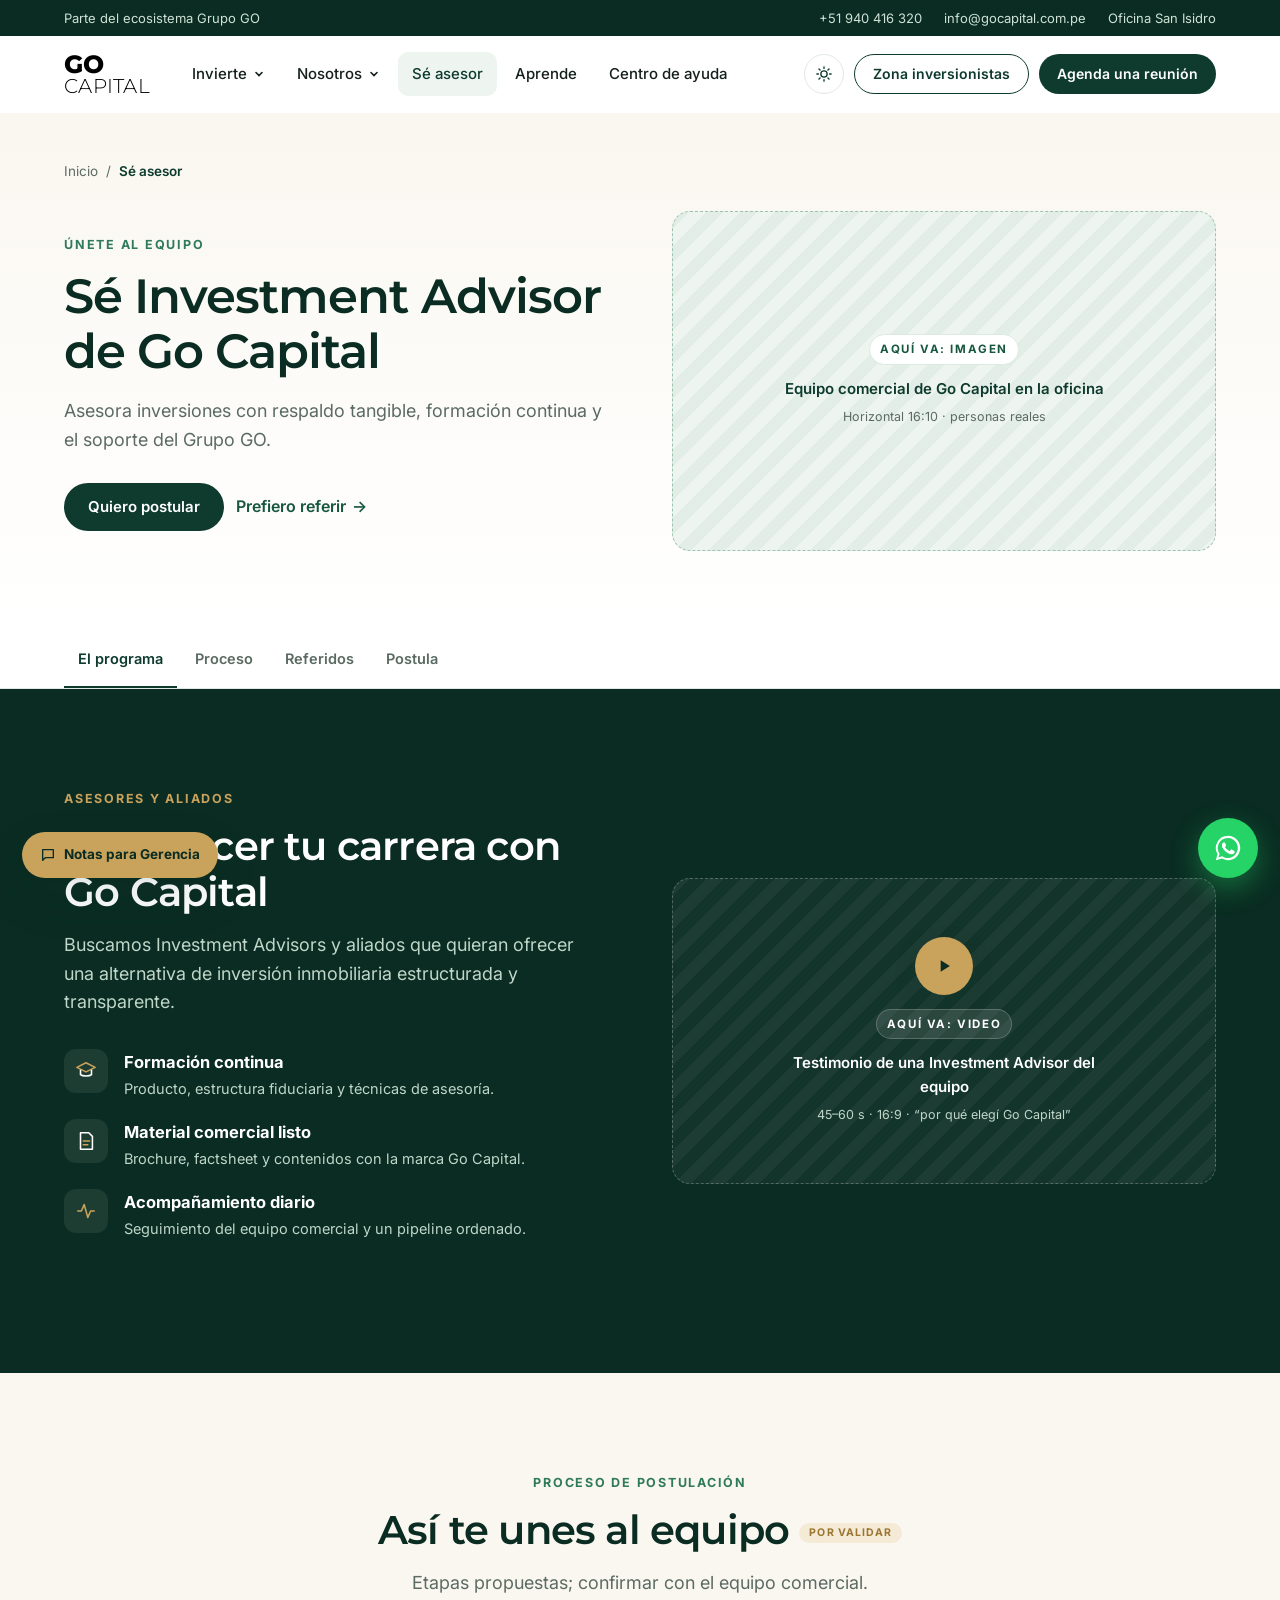
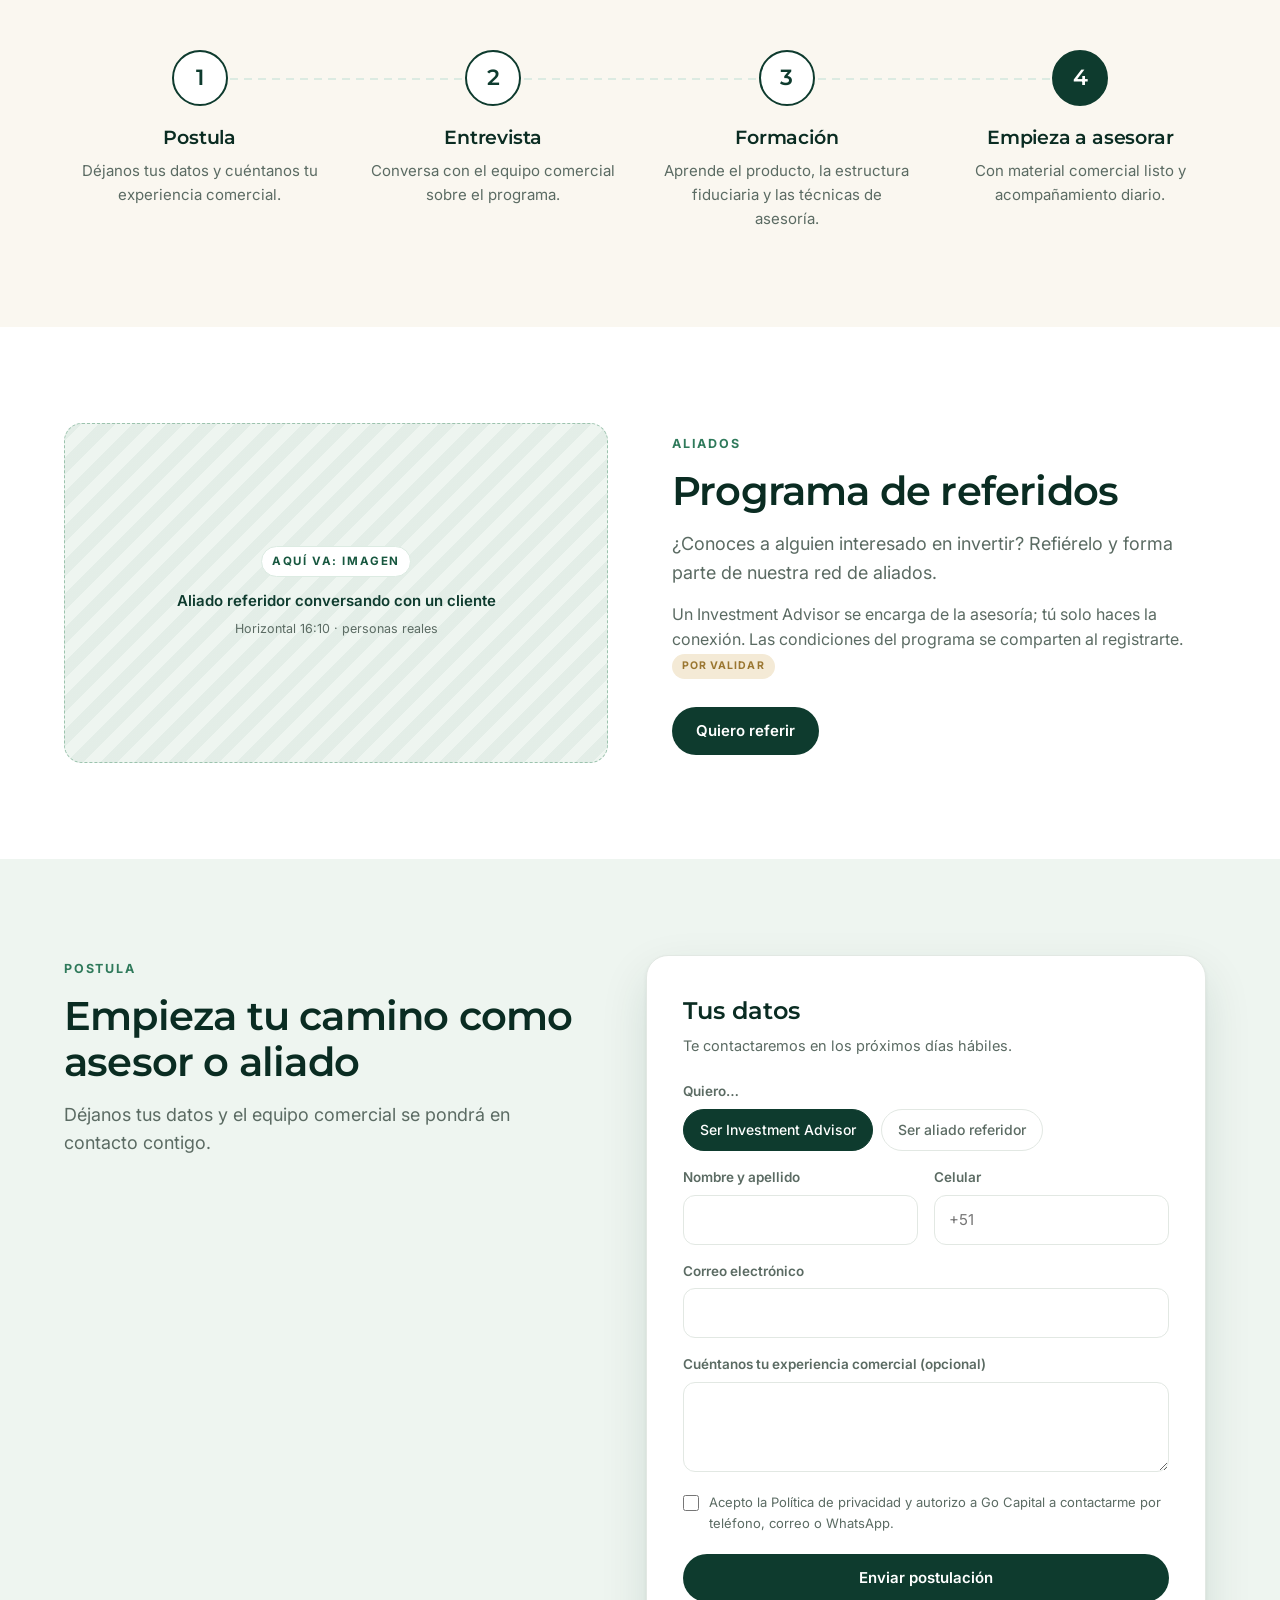
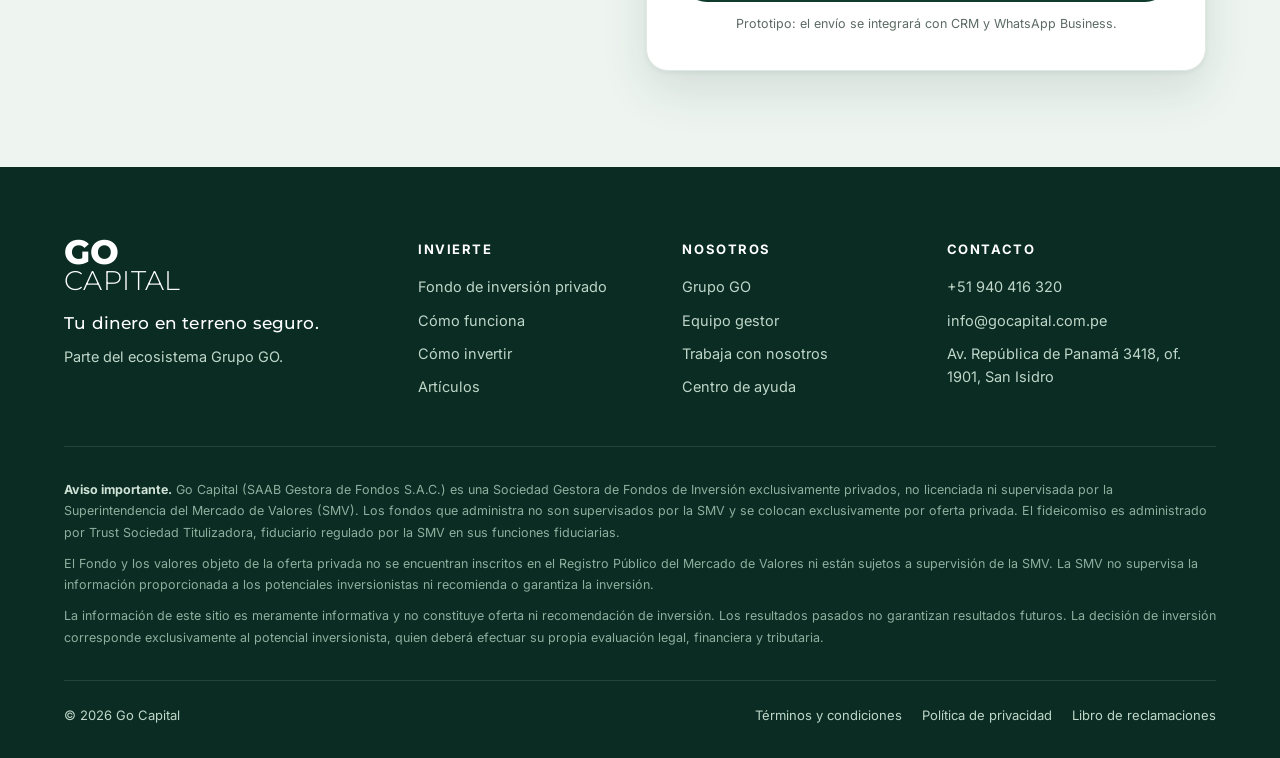
<file: asesores.html>
<!DOCTYPE html>
<html lang="es">
<head>
<meta charset="UTF-8">
<meta name="viewport" content="width=device-width, initial-scale=1, viewport-fit=cover">
<title>Sé asesor · Go Capital</title>
<meta name="description" content="Sé Investment Advisor de Go Capital: asesora inversiones inmobiliarias estructuradas con formación continua y el soporte del Grupo GO.">
<link rel="preconnect" href="https://fonts.googleapis.com">
<link rel="preconnect" href="https://fonts.gstatic.com" crossorigin>
<link href="https://fonts.googleapis.com/css2?family=Inter:wght@400;500;600;700&family=Montserrat:wght@300;500;600;700;800&display=swap" rel="stylesheet">
<script src="assets/theme.js"></script>
<link rel="stylesheet" href="assets/styles.css">
<link rel="stylesheet" href="assets/pages.css">
</head>
<body data-page="asesores">
<main>

<section class="page-hero">
  <div class="wrap">
    <nav class="crumbs" aria-label="Ruta"><a href="index.html">Inicio</a><span>/</span><span aria-current="page">Sé asesor</span></nav>
    <div class="split">
      <div>
        <span class="eyebrow">Únete al equipo</span>
        <h1>Sé Investment Advisor de Go Capital</h1>
        <p class="lead">Asesora inversiones con respaldo tangible, formación continua y el soporte del Grupo GO.</p>
        <div class="hero-actions">
          <a href="#postula" class="btn btn-primary" data-profile="asesor">Quiero postular</a>
          <a href="#referidos" class="link-arrow">Prefiero referir <span>→</span></a>
        </div>
      </div>
      <div class="ph r-16-10">
        <b>AQUÍ VA: IMAGEN</b>
        <p>Equipo comercial de Go Capital en la oficina</p>
        <small>Horizontal 16:10 · personas reales</small>
      </div>
    </div>
  </div>
</section>

<nav class="subnav" aria-label="Secciones">
  <div class="wrap">
    <a href="#programa">El programa</a>
    <a href="#proceso">Proceso</a>
    <a href="#referidos">Referidos</a>
    <a href="#postula">Postula</a>
  </div>
</nav>

<!-- Programa -->
<section class="adv" id="programa">
  <div class="wrap split">
    <div class="reveal">
      <span class="eyebrow">Asesores y aliados</span>
      <h2>Haz crecer tu carrera con Go Capital</h2>
      <p class="lead" style="margin-top:16px">Buscamos Investment Advisors y aliados que quieran ofrecer una alternativa de inversión inmobiliaria estructurada y transparente.</p>
      <ul class="adv-list">
        <li><span class="ic"><svg width="22" height="22" viewBox="0 0 24 24" fill="none"><path d="M2 8l10-5 10 5-10 5z" stroke="#C9A25B" stroke-width="1.7" stroke-linejoin="round"/><path d="M6 10.5V16c2 2 10 2 12 0v-5.5" stroke="#fff" stroke-width="1.7"/></svg></span><div><strong>Formación continua</strong><span>Producto, estructura fiduciaria y técnicas de asesoría.</span></div></li>
        <li><span class="ic"><svg width="22" height="22" viewBox="0 0 24 24" fill="none"><path d="M6 3h9l4 4v14H6z" stroke="#fff" stroke-width="1.7" stroke-linejoin="round"/><path d="M9 12h7M9 16h5" stroke="#C9A25B" stroke-width="1.7" stroke-linecap="round"/></svg></span><div><strong>Material comercial listo</strong><span>Brochure, factsheet y contenidos con la marca Go Capital.</span></div></li>
        <li><span class="ic"><svg width="22" height="22" viewBox="0 0 24 24" fill="none"><path d="M3 12h4l3-7 4 14 3-7h4" stroke="#C9A25B" stroke-width="1.7" stroke-linecap="round" stroke-linejoin="round"/></svg></span><div><strong>Acompañamiento diario</strong><span>Seguimiento del equipo comercial y un pipeline ordenado.</span></div></li>
      </ul>
    </div>
    <div class="ph r-16-9 reveal">
      <div class="play"><svg width="20" height="20" viewBox="0 0 24 24"><path d="M8 5v14l11-7z" fill="#0A2C22"/></svg></div>
      <b>AQUÍ VA: VIDEO</b>
      <p>Testimonio de una Investment Advisor del equipo</p>
      <small>45–60 s · 16:9 · “por qué elegí Go Capital”</small>
    </div>
  </div>
</section>

<!-- Proceso -->
<section id="proceso" style="background:var(--cream)">
  <div class="wrap">
    <div class="section-head center reveal">
      <span class="eyebrow">Proceso de postulación</span>
      <h2>Así te unes al equipo <span class="pending">Por validar</span></h2>
      <p class="lead">Etapas propuestas; confirmar con el equipo comercial.</p>
    </div>
    <div class="steps">
      <div class="step reveal"><div class="n">1</div><h3>Postula</h3><p>Déjanos tus datos y cuéntanos tu experiencia comercial.</p></div>
      <div class="step reveal"><div class="n">2</div><h3>Entrevista</h3><p>Conversa con el equipo comercial sobre el programa.</p></div>
      <div class="step reveal"><div class="n">3</div><h3>Formación</h3><p>Aprende el producto, la estructura fiduciaria y las técnicas de asesoría.</p></div>
      <div class="step reveal"><div class="n">4</div><h3>Empieza a asesorar</h3><p>Con material comercial listo y acompañamiento diario.</p></div>
    </div>
  </div>
</section>

<!-- Referidos -->
<section id="referidos">
  <div class="wrap split">
    <div class="ph r-16-10 reveal">
      <b>AQUÍ VA: IMAGEN</b>
      <p>Aliado referidor conversando con un cliente</p>
      <small>Horizontal 16:10 · personas reales</small>
    </div>
    <div class="reveal">
      <span class="eyebrow">Aliados</span>
      <h2>Programa de referidos</h2>
      <p class="lead" style="margin-top:16px">¿Conoces a alguien interesado en invertir? Refiérelo y forma parte de nuestra red de aliados.</p>
      <p style="color:var(--muted);margin-top:14px">Un Investment Advisor se encarga de la asesoría; tú solo haces la conexión. Las condiciones del programa se comparten al registrarte. <span class="pending">Por validar</span></p>
      <div class="hero-actions" style="margin-top:28px">
        <a href="#postula" class="btn btn-primary" data-profile="referir">Quiero referir</a>
      </div>
    </div>
  </div>
</section>

<!-- Formulario -->
<section id="postula" style="background:var(--green-50)">
  <div class="wrap contact-grid">
    <div class="reveal">
      <span class="eyebrow">Postula</span>
      <h2>Empieza tu camino como asesor o aliado</h2>
      <p class="lead" style="margin-top:16px">Déjanos tus datos y el equipo comercial se pondrá en contacto contigo.</p>
    </div>
    <form class="card lead reveal" novalidate>
      <div class="fbody">
        <div class="form-title">Tus datos</div>
        <p class="form-sub">Te contactaremos en los próximos días hábiles.</p>
        <div class="fgrid">
          <div class="field full">
            <label>Quiero…</label>
            <div class="chips">
              <input type="radio" name="perfil" id="a1" value="asesor" checked><label for="a1">Ser Investment Advisor</label>
              <input type="radio" name="perfil" id="a2" value="referir"><label for="a2">Ser aliado referidor</label>
            </div>
          </div>
          <div class="field"><label for="a-nombre">Nombre y apellido</label><input id="a-nombre" autocomplete="name" required></div>
          <div class="field"><label for="a-tel">Celular</label><input id="a-tel" type="tel" autocomplete="tel" placeholder="+51" required></div>
          <div class="field full"><label for="a-mail">Correo electrónico</label><input id="a-mail" type="email" autocomplete="email" required></div>
          <div class="field full"><label for="a-exp">Cuéntanos tu experiencia comercial (opcional)</label><textarea id="a-exp"></textarea></div>
        </div>
        <label class="consent"><input type="checkbox" required> Acepto la Política de privacidad y autorizo a Go Capital a contactarme por teléfono, correo o WhatsApp.</label>
        <button class="btn btn-primary" type="submit">Enviar postulación</button>
        <p class="form-note">Prototipo: el envío se integrará con CRM y WhatsApp Business.</p>
      </div>
      <div class="success" role="status">
        <div class="ic"><svg width="30" height="30" viewBox="0 0 24 24" fill="none"><path d="m5 12 5 5 9-10" stroke="#17573F" stroke-width="2.4" stroke-linecap="round" stroke-linejoin="round"/></svg></div>
        <div class="form-title">¡Gracias por postular!</div>
        <p class="form-sub">El equipo comercial revisará tus datos y te contactará pronto.</p>
      </div>
    </form>
  </div>
</section>

</main>
<script src="assets/site.js"></script>
</body>
</html>
</file>
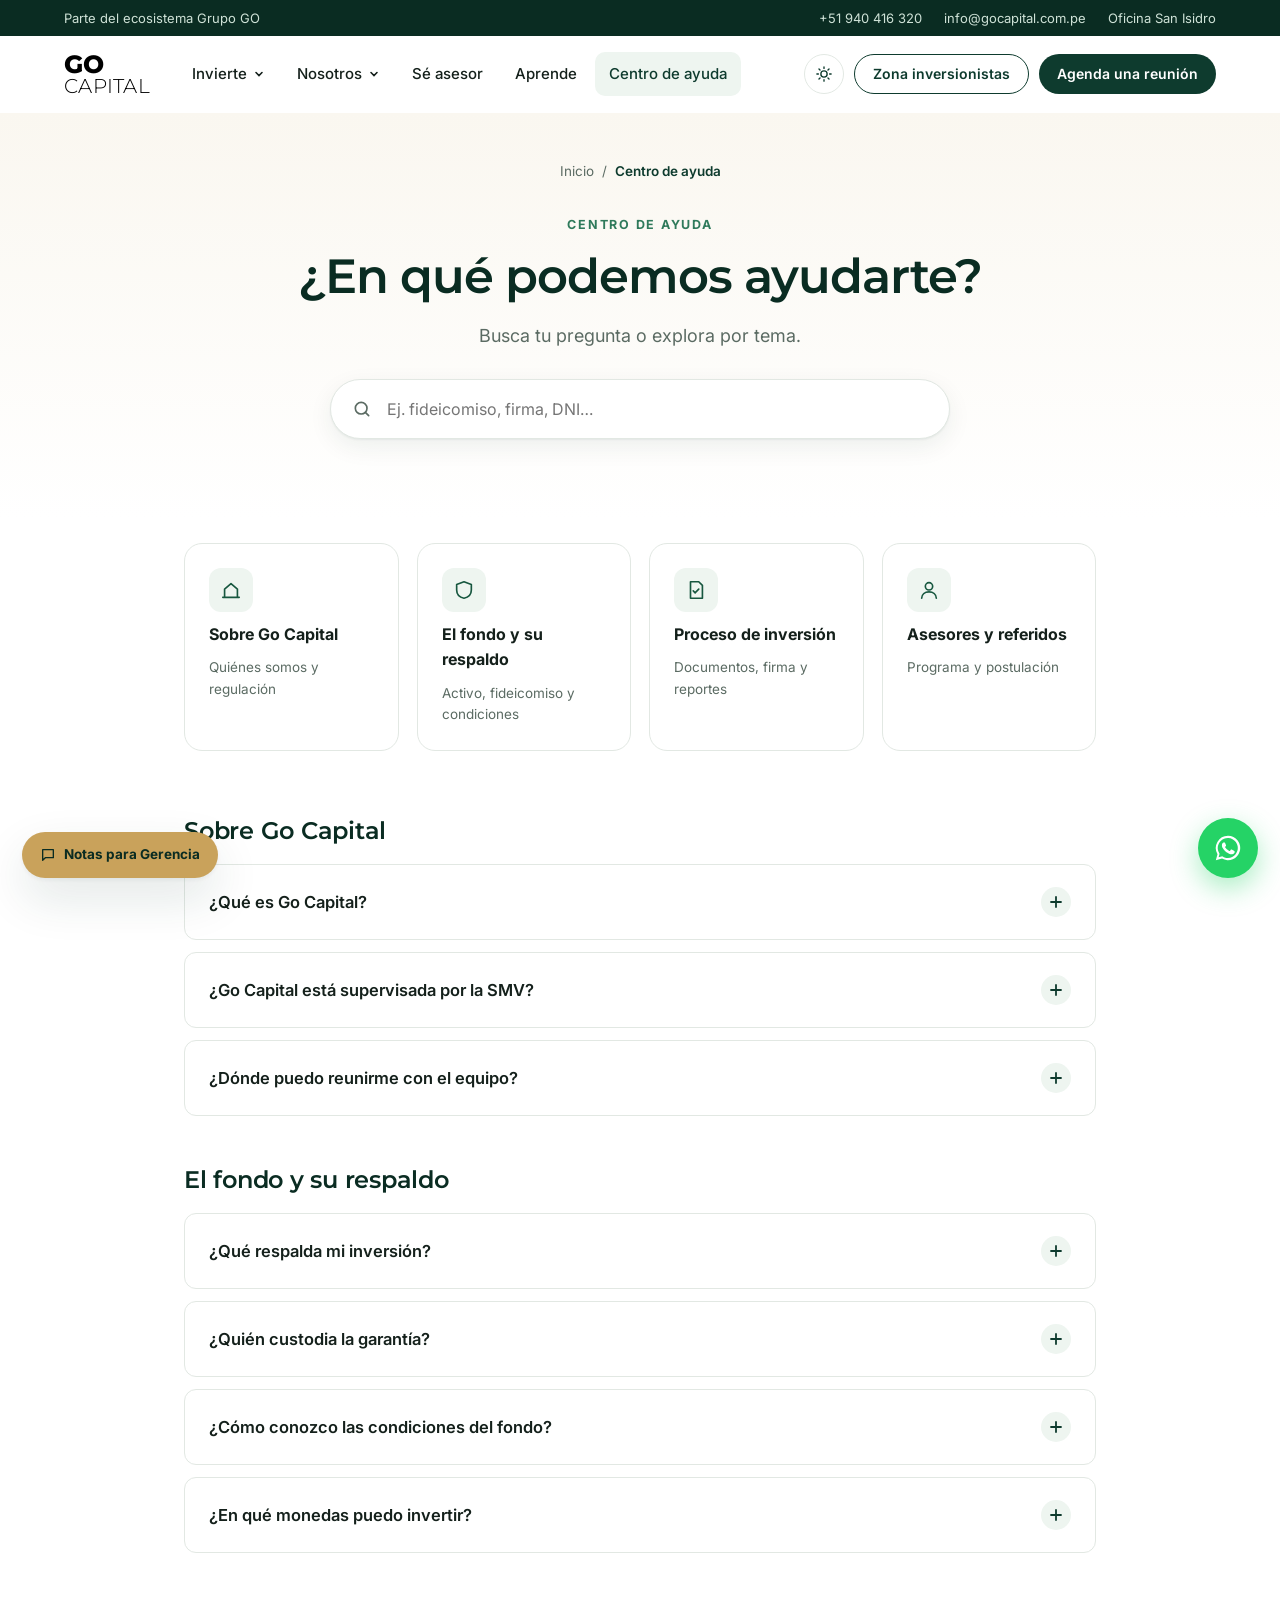
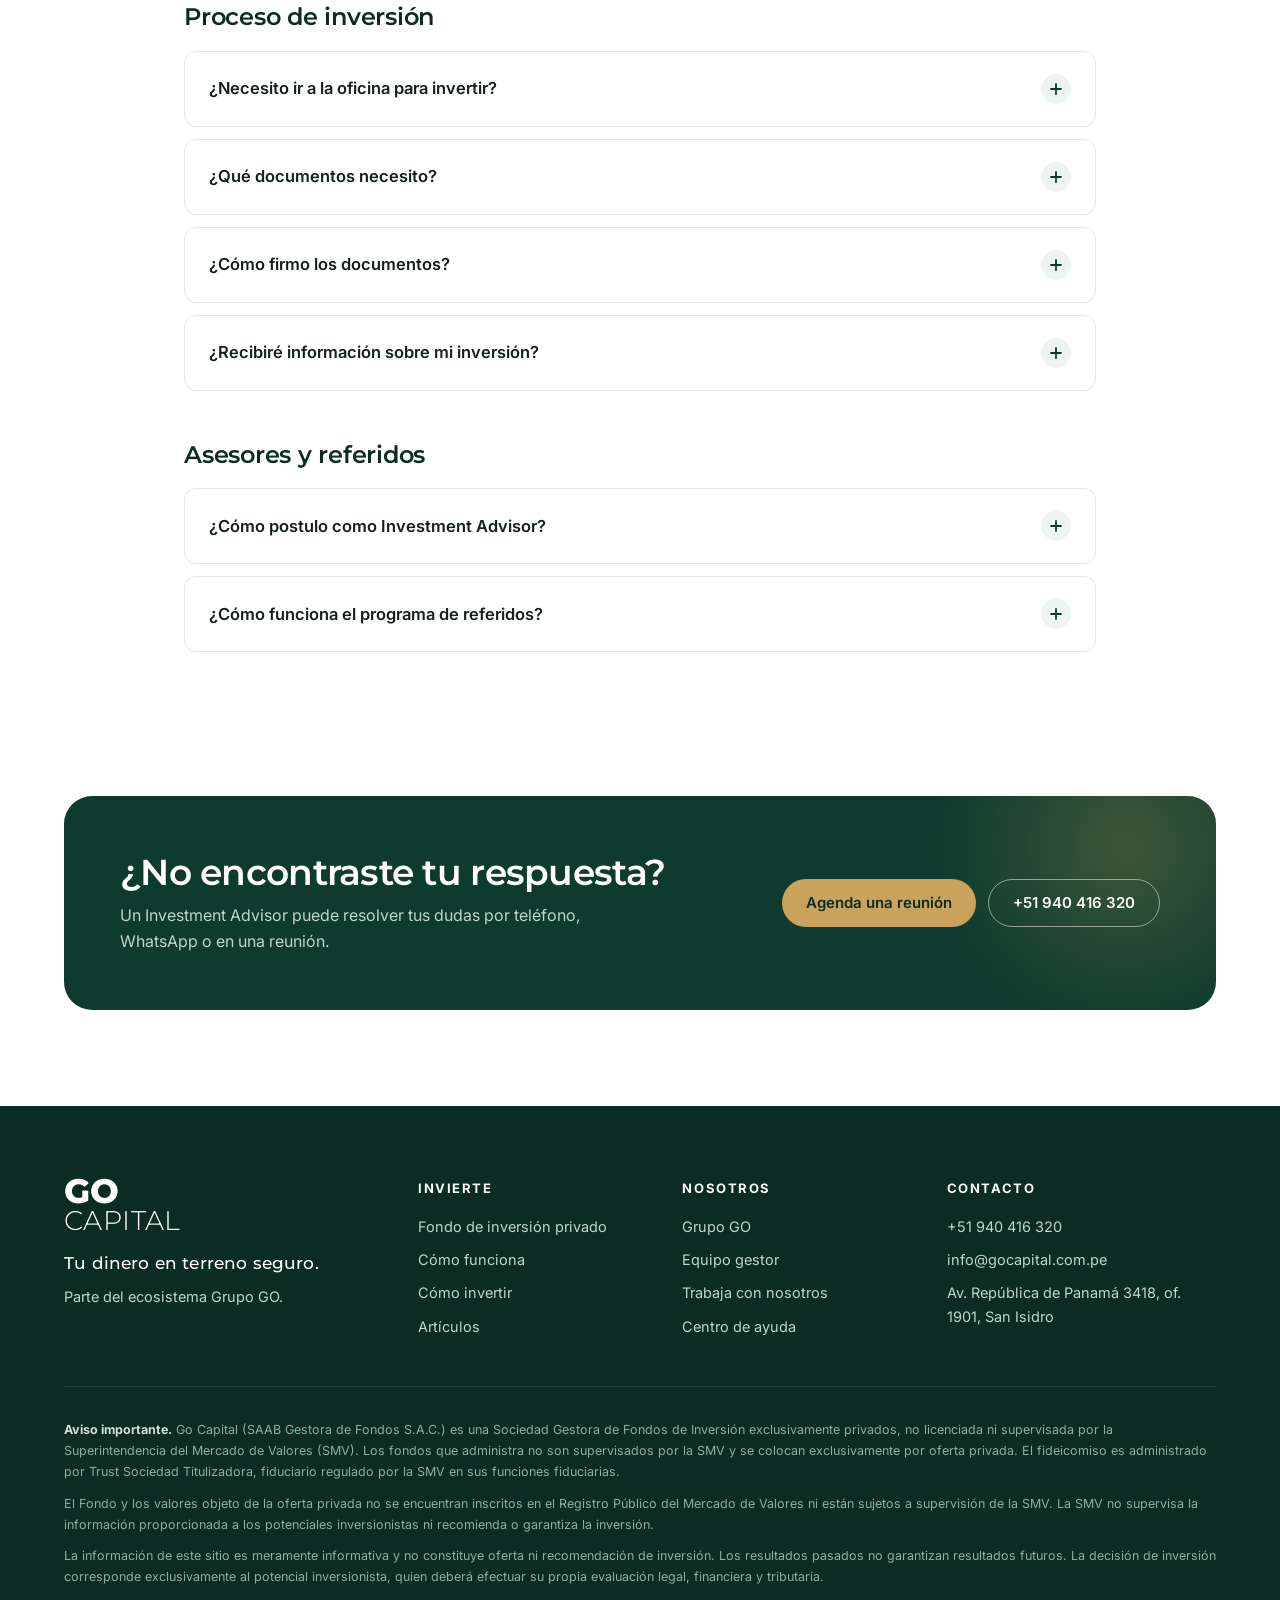
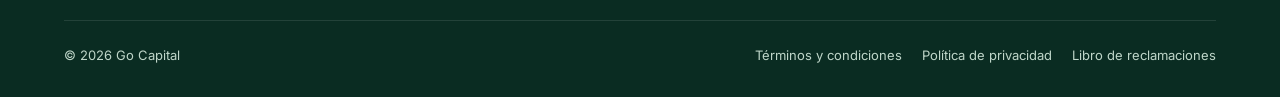
<file: ayuda.html>
<!DOCTYPE html>
<html lang="es">
<head>
<meta charset="UTF-8">
<meta name="viewport" content="width=device-width, initial-scale=1, viewport-fit=cover">
<title>Centro de ayuda · Go Capital</title>
<meta name="description" content="Preguntas frecuentes sobre Go Capital, el fondo, su respaldo y el proceso de inversión.">
<link rel="preconnect" href="https://fonts.googleapis.com">
<link rel="preconnect" href="https://fonts.gstatic.com" crossorigin>
<link href="https://fonts.googleapis.com/css2?family=Inter:wght@400;500;600;700&family=Montserrat:wght@300;500;600;700;800&display=swap" rel="stylesheet">
<script src="assets/theme.js"></script>
<link rel="stylesheet" href="assets/styles.css">
<link rel="stylesheet" href="assets/pages.css">
</head>
<body data-page="ayuda">
<main>

<section class="page-hero center">
  <div class="wrap">
    <nav class="crumbs" aria-label="Ruta"><a href="index.html">Inicio</a><span>/</span><span aria-current="page">Centro de ayuda</span></nav>
    <span class="eyebrow">Centro de ayuda</span>
    <h1>¿En qué podemos ayudarte?</h1>
    <p class="lead">Busca tu pregunta o explora por tema.</p>
    <div class="search">
      <svg width="20" height="20" viewBox="0 0 24 24" fill="none"><circle cx="11" cy="11" r="7" stroke="#5B6B63" stroke-width="2"/><path d="m20 20-4-4" stroke="#5B6B63" stroke-width="2" stroke-linecap="round"/></svg>
      <input id="helpSearch" type="search" placeholder="Ej. fideicomiso, firma, DNI…" aria-label="Buscar en preguntas frecuentes">
    </div>
  </div>
</section>

<section style="padding-top:24px">
  <div class="wrap" style="max-width:960px">
    <div class="help-cats">
      <a href="#sobre" class="help-cat"><span class="ic"><svg width="22" height="22" viewBox="0 0 24 24" fill="none"><path d="M3 20h18M5 20V11l7-6 7 6v9" stroke="#17573F" stroke-width="1.8" stroke-linecap="round" stroke-linejoin="round"/></svg></span><strong>Sobre Go Capital</strong><span>Quiénes somos y regulación</span></a>
      <a href="#fondo" class="help-cat"><span class="ic"><svg width="22" height="22" viewBox="0 0 24 24" fill="none"><path d="M12 3 4 6v6c0 5 3.5 8 8 9 4.5-1 8-4 8-9V6z" stroke="#17573F" stroke-width="1.8" stroke-linejoin="round"/></svg></span><strong>El fondo y su respaldo</strong><span>Activo, fideicomiso y condiciones</span></a>
      <a href="#proceso" class="help-cat"><span class="ic"><svg width="22" height="22" viewBox="0 0 24 24" fill="none"><path d="M6 3h9l4 4v14H6z" stroke="#17573F" stroke-width="1.8" stroke-linejoin="round"/><path d="M9 13l2 2 4-4" stroke="#17573F" stroke-width="1.8" stroke-linecap="round"/></svg></span><strong>Proceso de inversión</strong><span>Documentos, firma y reportes</span></a>
      <a href="#asesores" class="help-cat"><span class="ic"><svg width="22" height="22" viewBox="0 0 24 24" fill="none"><circle cx="12" cy="8" r="4" stroke="#17573F" stroke-width="1.8"/><path d="M4 21c0-4.4 3.6-7 8-7s8 2.6 8 7" stroke="#17573F" stroke-width="1.8" stroke-linecap="round"/></svg></span><strong>Asesores y referidos</strong><span>Programa y postulación</span></a>
    </div>

    <div class="faq">
      <div class="faq-block" id="sobre">
        <h3>Sobre Go Capital</h3>
        <details><summary>¿Qué es Go Capital?<span class="pm"><svg width="12" height="12" viewBox="0 0 12 12"><path d="M6 1v10M1 6h10" stroke="#0E3B2E" stroke-width="1.8" stroke-linecap="round"/></svg></span></summary><div class="ans">Es una sociedad gestora de fondos de inversión privados (SAAB Gestora de Fondos S.A.C.), parte del Grupo GO, especializada en estructurar oportunidades de inversión respaldadas por activos inmobiliarios.</div></details>
        <details><summary>¿Go Capital está supervisada por la SMV?<span class="pm"><svg width="12" height="12" viewBox="0 0 12 12"><path d="M6 1v10M1 6h10" stroke="#0E3B2E" stroke-width="1.8" stroke-linecap="round"/></svg></span></summary><div class="ans">No. Go Capital es una Sociedad Gestora de Fondos de Inversión exclusivamente privados, no licenciada ni supervisada por la SMV, y sus fondos se colocan exclusivamente por oferta privada. El fideicomiso es administrado por Trust Sociedad Titulizadora, fiduciario regulado por la SMV en sus funciones fiduciarias.</div></details>
        <details><summary>¿Dónde puedo reunirme con el equipo?<span class="pm"><svg width="12" height="12" viewBox="0 0 12 12"><path d="M6 1v10M1 6h10" stroke="#0E3B2E" stroke-width="1.8" stroke-linecap="round"/></svg></span></summary><div class="ans">En nuestra oficina de Av. República de Panamá 3418, piso 19, of. 1901, San Isidro, o de forma virtual.</div></details>
      </div>
      <div class="faq-block" id="fondo">
        <h3>El fondo y su respaldo</h3>
        <details><summary>¿Qué respalda mi inversión?<span class="pm"><svg width="12" height="12" viewBox="0 0 12 12"><path d="M6 1v10M1 6h10" stroke="#0E3B2E" stroke-width="1.8" stroke-linecap="round"/></svg></span></summary><div class="ans">El fondo invierte en bonos titulizados garantizados por el Fideicomiso de Titulización Fundo de Asia, que agrupa 181 lotes en Asia, Cañete, inscritos en la Partida N.° 21345039.</div></details>
        <details><summary>¿Quién custodia la garantía?<span class="pm"><svg width="12" height="12" viewBox="0 0 12 12"><path d="M6 1v10M1 6h10" stroke="#0E3B2E" stroke-width="1.8" stroke-linecap="round"/></svg></span></summary><div class="ans">Trust Sociedad Titulizadora, como fiduciario, emite los bonos y custodia la garantía dentro del patrimonio fideicometido.</div></details>
        <details><summary>¿Cómo conozco las condiciones del fondo?<span class="pm"><svg width="12" height="12" viewBox="0 0 12 12"><path d="M6 1v10M1 6h10" stroke="#0E3B2E" stroke-width="1.8" stroke-linecap="round"/></svg></span></summary><div class="ans">Al tratarse de una oferta privada, las condiciones se comparten de forma personalizada. Agenda una reunión con un Investment Advisor y te presentará el detalle del fondo.</div></details>
        <details><summary>¿En qué monedas puedo invertir?<span class="pm"><svg width="12" height="12" viewBox="0 0 12 12"><path d="M6 1v10M1 6h10" stroke="#0E3B2E" stroke-width="1.8" stroke-linecap="round"/></svg></span></summary><div class="ans">El Fondo Bonos de Titulización Inmobiliario está disponible en dólares y en soles.</div></details>
      </div>
      <div class="faq-block" id="proceso">
        <h3>Proceso de inversión</h3>
        <details><summary>¿Necesito ir a la oficina para invertir?<span class="pm"><svg width="12" height="12" viewBox="0 0 12 12"><path d="M6 1v10M1 6h10" stroke="#0E3B2E" stroke-width="1.8" stroke-linecap="round"/></svg></span></summary><div class="ans">No. El proceso es 100% virtual: agenda tu reunión, envía tu DNI, firma tu contrato y realiza tu depósito. Si lo prefieres, también puedes hacerlo de forma presencial.</div></details>
        <details><summary>¿Qué documentos necesito?<span class="pm"><svg width="12" height="12" viewBox="0 0 12 12"><path d="M6 1v10M1 6h10" stroke="#0E3B2E" stroke-width="1.8" stroke-linecap="round"/></svg></span></summary><div class="ans">Tu DNI (anverso y reverso) y los documentos de inscripción que te compartirá tu Investment Advisor.</div></details>
        <details><summary>¿Cómo firmo los documentos?<span class="pm"><svg width="12" height="12" viewBox="0 0 12 12"><path d="M6 1v10M1 6h10" stroke="#0E3B2E" stroke-width="1.8" stroke-linecap="round"/></svg></span></summary><div class="ans">La firma se realiza de forma virtual a través de Keynua: recibirás un correo del Grupo GO con el enlace. Si lo prefieres, también puedes firmar en físico.</div></details>
        <details><summary>¿Recibiré información sobre mi inversión?<span class="pm"><svg width="12" height="12" viewBox="0 0 12 12"><path d="M6 1v10M1 6h10" stroke="#0E3B2E" stroke-width="1.8" stroke-linecap="round"/></svg></span></summary><div class="ans">Sí. Una vez confirmada tu participación empiezas a recibir reportes periódicos.</div></details>
      </div>
      <div class="faq-block" id="asesores">
        <h3>Asesores y referidos</h3>
        <details><summary>¿Cómo postulo como Investment Advisor?<span class="pm"><svg width="12" height="12" viewBox="0 0 12 12"><path d="M6 1v10M1 6h10" stroke="#0E3B2E" stroke-width="1.8" stroke-linecap="round"/></svg></span></summary><div class="ans">Completa el formulario en la sección <a href="asesores.html#postula" style="text-decoration:underline">Sé asesor</a> y el equipo comercial se pondrá en contacto contigo.</div></details>
        <details><summary>¿Cómo funciona el programa de referidos?<span class="pm"><svg width="12" height="12" viewBox="0 0 12 12"><path d="M6 1v10M1 6h10" stroke="#0E3B2E" stroke-width="1.8" stroke-linecap="round"/></svg></span></summary><div class="ans">Si conoces a alguien interesado en invertir, regístrate como aliado referidor y un Investment Advisor se encargará de la asesoría. Las condiciones se comparten al registrarte.</div></details>
      </div>
      <p class="no-results" id="noResults">No encontramos resultados. <a href="contacto.html" style="color:var(--green-700);font-weight:600">Escríbenos</a> y te ayudamos.</p>
    </div>
  </div>
</section>

<section class="cta-band">
  <div class="wrap">
    <div class="cta-box reveal">
      <div>
        <h2>¿No encontraste tu respuesta?</h2>
        <p>Un Investment Advisor puede resolver tus dudas por teléfono, WhatsApp o en una reunión.</p>
      </div>
      <div class="hero-actions">
        <a href="contacto.html" class="btn btn-gold">Agenda una reunión</a>
        <a href="tel:+51940416320" class="btn btn-ghost">+51 940 416 320</a>
      </div>
    </div>
  </div>
</section>

</main>
<script src="assets/site.js"></script>
</body>
</html>
</file>
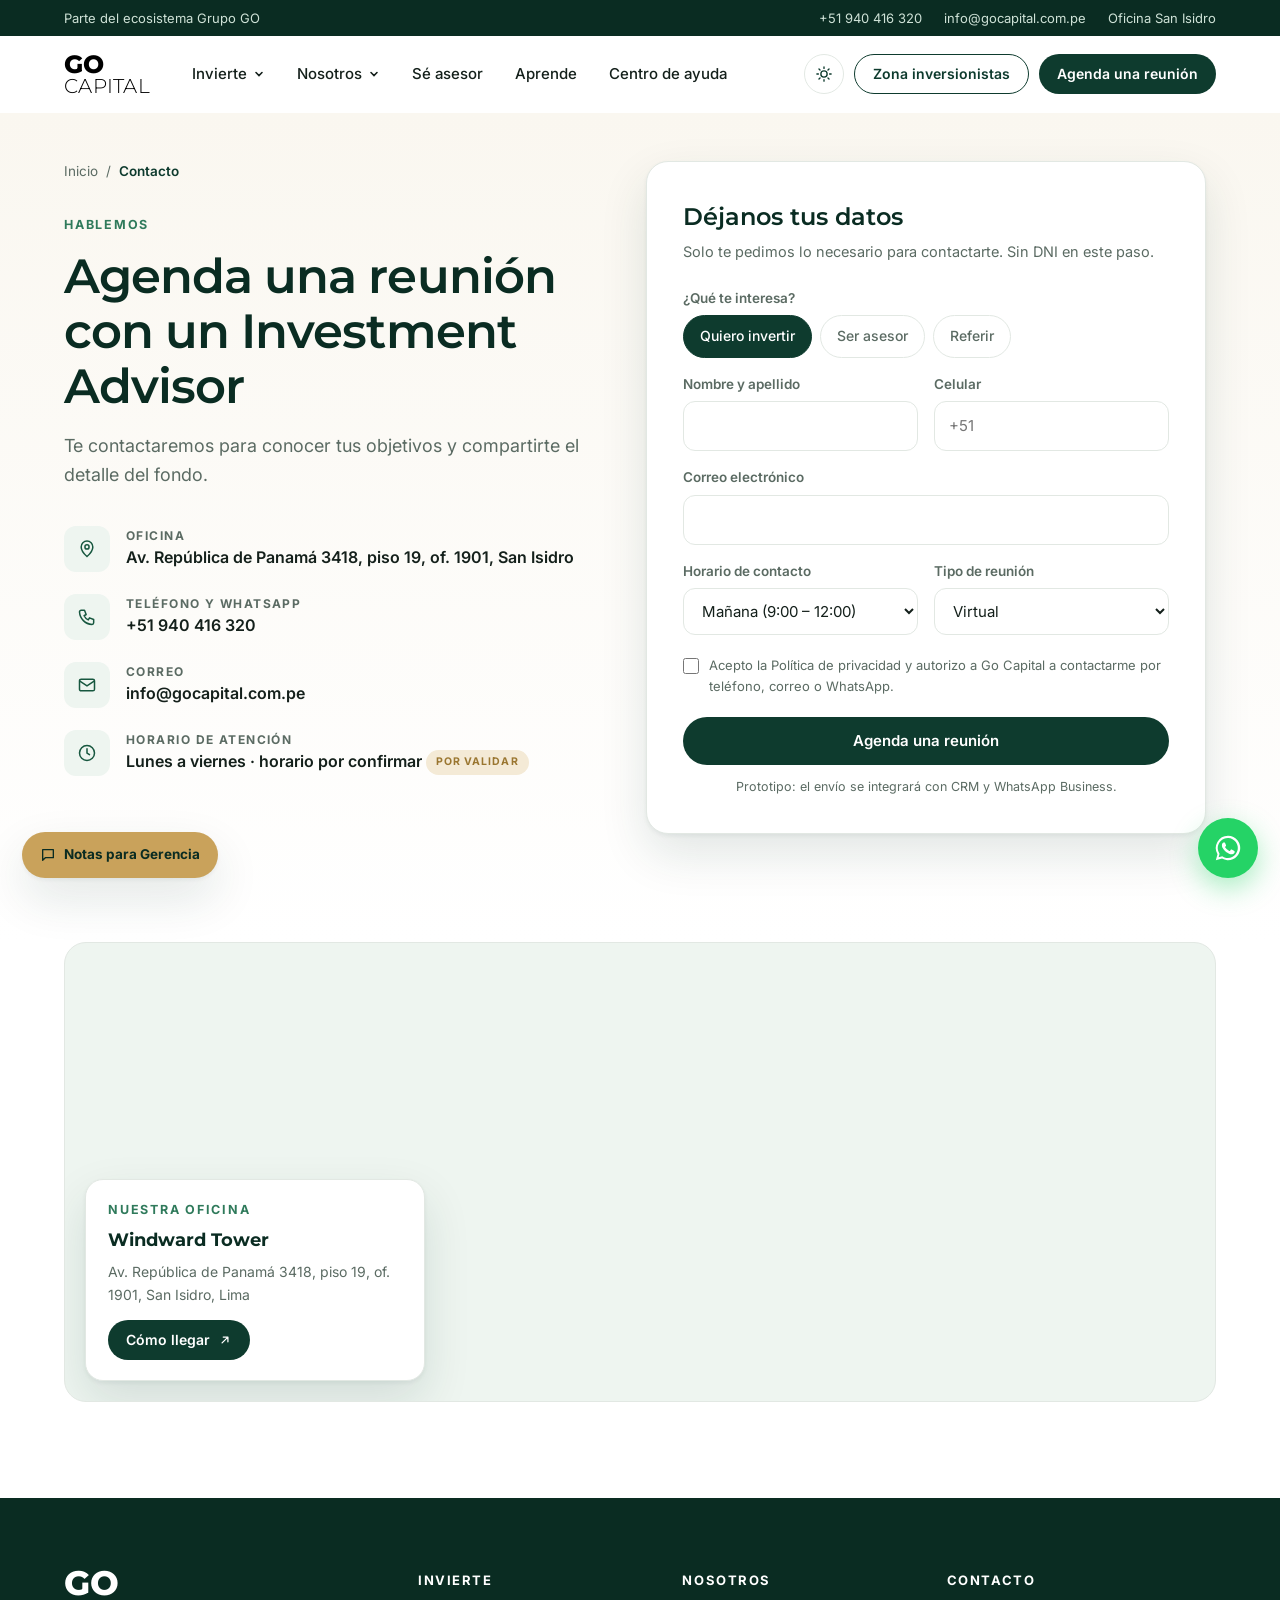
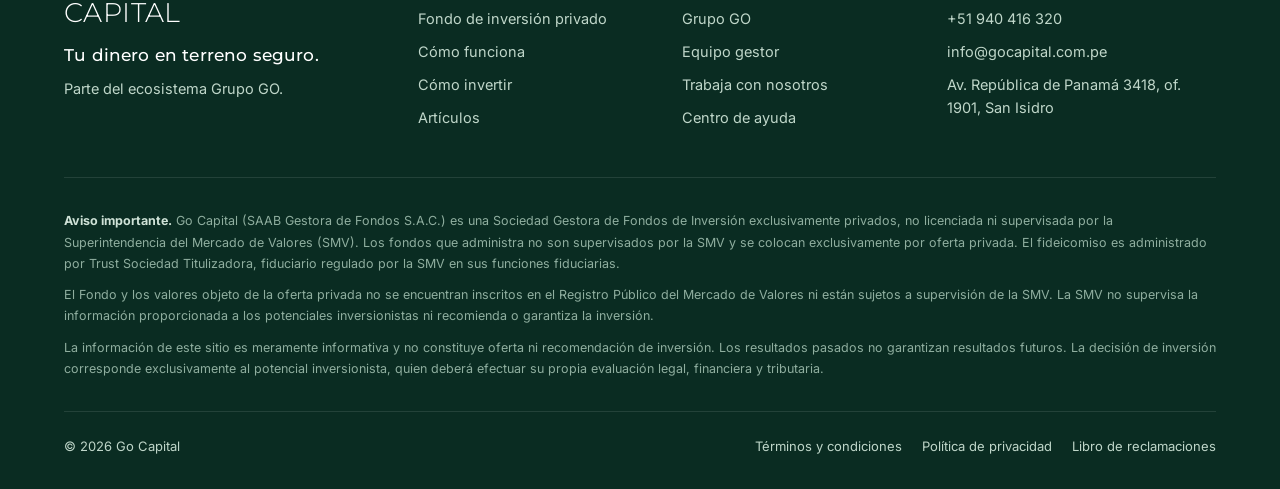
<file: contacto.html>
<!DOCTYPE html>
<html lang="es">
<head>
<meta charset="UTF-8">
<meta name="viewport" content="width=device-width, initial-scale=1, viewport-fit=cover">
<title>Contacto · Go Capital</title>
<meta name="description" content="Agenda una reunión con un Investment Advisor de Go Capital. Oficina en San Isidro, Lima.">
<link rel="preconnect" href="https://fonts.googleapis.com">
<link rel="preconnect" href="https://fonts.gstatic.com" crossorigin>
<link href="https://fonts.googleapis.com/css2?family=Inter:wght@400;500;600;700&family=Montserrat:wght@300;500;600;700;800&display=swap" rel="stylesheet">
<script src="assets/theme.js"></script>
<link rel="stylesheet" href="assets/styles.css">
<link rel="stylesheet" href="assets/pages.css">
</head>
<body data-page="contacto">
<main>

<section class="page-hero">
  <div class="wrap contact-grid">
    <div>
      <nav class="crumbs" aria-label="Ruta"><a href="index.html">Inicio</a><span>/</span><span aria-current="page">Contacto</span></nav>
      <span class="eyebrow">Hablemos</span>
      <h1>Agenda una reunión con un Investment Advisor</h1>
      <p class="lead">Te contactaremos para conocer tus objetivos y compartirte el detalle del fondo.</p>
      <ul class="cinfo">
        <li><span class="ic"><svg width="20" height="20" viewBox="0 0 24 24" fill="none"><path d="M12 21s-7-6.2-7-11.5A7 7 0 0 1 19 9.5C19 14.8 12 21 12 21z" stroke="#17573F" stroke-width="1.8"/><circle cx="12" cy="9.5" r="2.5" stroke="#17573F" stroke-width="1.8"/></svg></span><div><small>Oficina</small><strong><a href="#ubicacion">Av. República de Panamá 3418, piso 19, of. 1901, San Isidro</a></strong></div></li>
        <li><span class="ic"><svg width="20" height="20" viewBox="0 0 24 24" fill="none"><path d="M5 4h4l2 5-2.5 1.5a11 11 0 0 0 5 5L15 13l5 2v4a2 2 0 0 1-2 2A16 16 0 0 1 3 6a2 2 0 0 1 2-2z" stroke="#17573F" stroke-width="1.8" stroke-linejoin="round"/></svg></span><div><small>Teléfono y WhatsApp</small><strong><a href="tel:+51940416320">+51 940 416 320</a></strong></div></li>
        <li><span class="ic"><svg width="20" height="20" viewBox="0 0 24 24" fill="none"><rect x="3" y="5" width="18" height="14" rx="2" stroke="#17573F" stroke-width="1.8"/><path d="m3 7 9 6 9-6" stroke="#17573F" stroke-width="1.8"/></svg></span><div><small>Correo</small><strong><a href="mailto:info@gocapital.com.pe">info@gocapital.com.pe</a></strong></div></li>
        <li><span class="ic"><svg width="20" height="20" viewBox="0 0 24 24" fill="none"><circle cx="12" cy="12" r="9" stroke="#17573F" stroke-width="1.8"/><path d="M12 7v5l3 2" stroke="#17573F" stroke-width="1.8" stroke-linecap="round"/></svg></span><div><small>Horario de atención</small><strong>Lunes a viernes · horario por confirmar</strong> <span class="pending">Por validar</span></div></li>
      </ul>
    </div>
    <form class="card lead" novalidate>
      <div class="fbody">
        <div class="form-title">Déjanos tus datos</div>
        <p class="form-sub">Solo te pedimos lo necesario para contactarte. Sin DNI en este paso.</p>
        <div class="fgrid">
          <div class="field full">
            <label>¿Qué te interesa?</label>
            <div class="chips">
              <input type="radio" name="perfil" id="p1" value="invertir" checked><label for="p1">Quiero invertir</label>
              <input type="radio" name="perfil" id="p2" value="asesor"><label for="p2">Ser asesor</label>
              <input type="radio" name="perfil" id="p3" value="referir"><label for="p3">Referir</label>
            </div>
          </div>
          <div class="field"><label for="f-nombre">Nombre y apellido</label><input id="f-nombre" autocomplete="name" required></div>
          <div class="field"><label for="f-tel">Celular</label><input id="f-tel" type="tel" autocomplete="tel" placeholder="+51" required></div>
          <div class="field full"><label for="f-mail">Correo electrónico</label><input id="f-mail" type="email" autocomplete="email" required></div>
          <div class="field"><label for="f-hora">Horario de contacto</label>
            <select id="f-hora"><option>Mañana (9:00 – 12:00)</option><option>Mediodía (12:00 – 15:00)</option><option>Tarde (15:00 – 18:00)</option></select>
          </div>
          <div class="field"><label for="f-modo">Tipo de reunión</label>
            <select id="f-modo"><option>Virtual</option><option>Presencial (San Isidro)</option><option>Llamada telefónica</option></select>
          </div>
        </div>
        <label class="consent"><input type="checkbox" required> Acepto la Política de privacidad y autorizo a Go Capital a contactarme por teléfono, correo o WhatsApp.</label>
        <button class="btn btn-primary" type="submit">Agenda una reunión</button>
        <p class="form-note">Prototipo: el envío se integrará con CRM y WhatsApp Business.</p>
      </div>
      <div class="success" role="status">
        <div class="ic"><svg width="30" height="30" viewBox="0 0 24 24" fill="none"><path d="m5 12 5 5 9-10" stroke="#17573F" stroke-width="2.4" stroke-linecap="round" stroke-linejoin="round"/></svg></div>
        <div class="form-title">¡Gracias! Te contactaremos pronto</div>
        <p class="form-sub">Un Investment Advisor se comunicará contigo en el horario que elegiste.</p>
      </div>
    </form>
  </div>
</section>

<section style="padding-top:0">
  <div class="wrap">
    <div class="map-card reveal" id="ubicacion">
      <iframe class="map-frame" title="Ubicación de Go Capital: Windward Tower, Av. República de Panamá 3418, San Isidro"
        src="https://maps.google.com/maps?q=-12.097683,-77.0205341&amp;z=17&amp;hl=es&amp;output=embed"
        loading="lazy" referrerpolicy="no-referrer-when-downgrade" allowfullscreen></iframe>
      <div class="map-info">
        <span class="eyebrow" style="margin:0">Nuestra oficina</span>
        <strong>Windward Tower</strong>
        <p>Av. República de Panamá 3418, piso 19, of. 1901, San Isidro, Lima</p>
        <a class="btn btn-primary btn-sm" href="https://maps.app.goo.gl/EYtWVqQ7BkbVQLqK6" target="_blank" rel="noopener">Cómo llegar
          <svg width="14" height="14" viewBox="0 0 24 24" fill="none" aria-hidden="true"><path d="M7 17 17 7M9 7h8v8" stroke="currentColor" stroke-width="2.2" stroke-linecap="round" stroke-linejoin="round"/></svg></a>
      </div>
    </div>
  </div>
</section>

</main>
<script src="assets/site.js"></script>
</body>
</html>
</file>
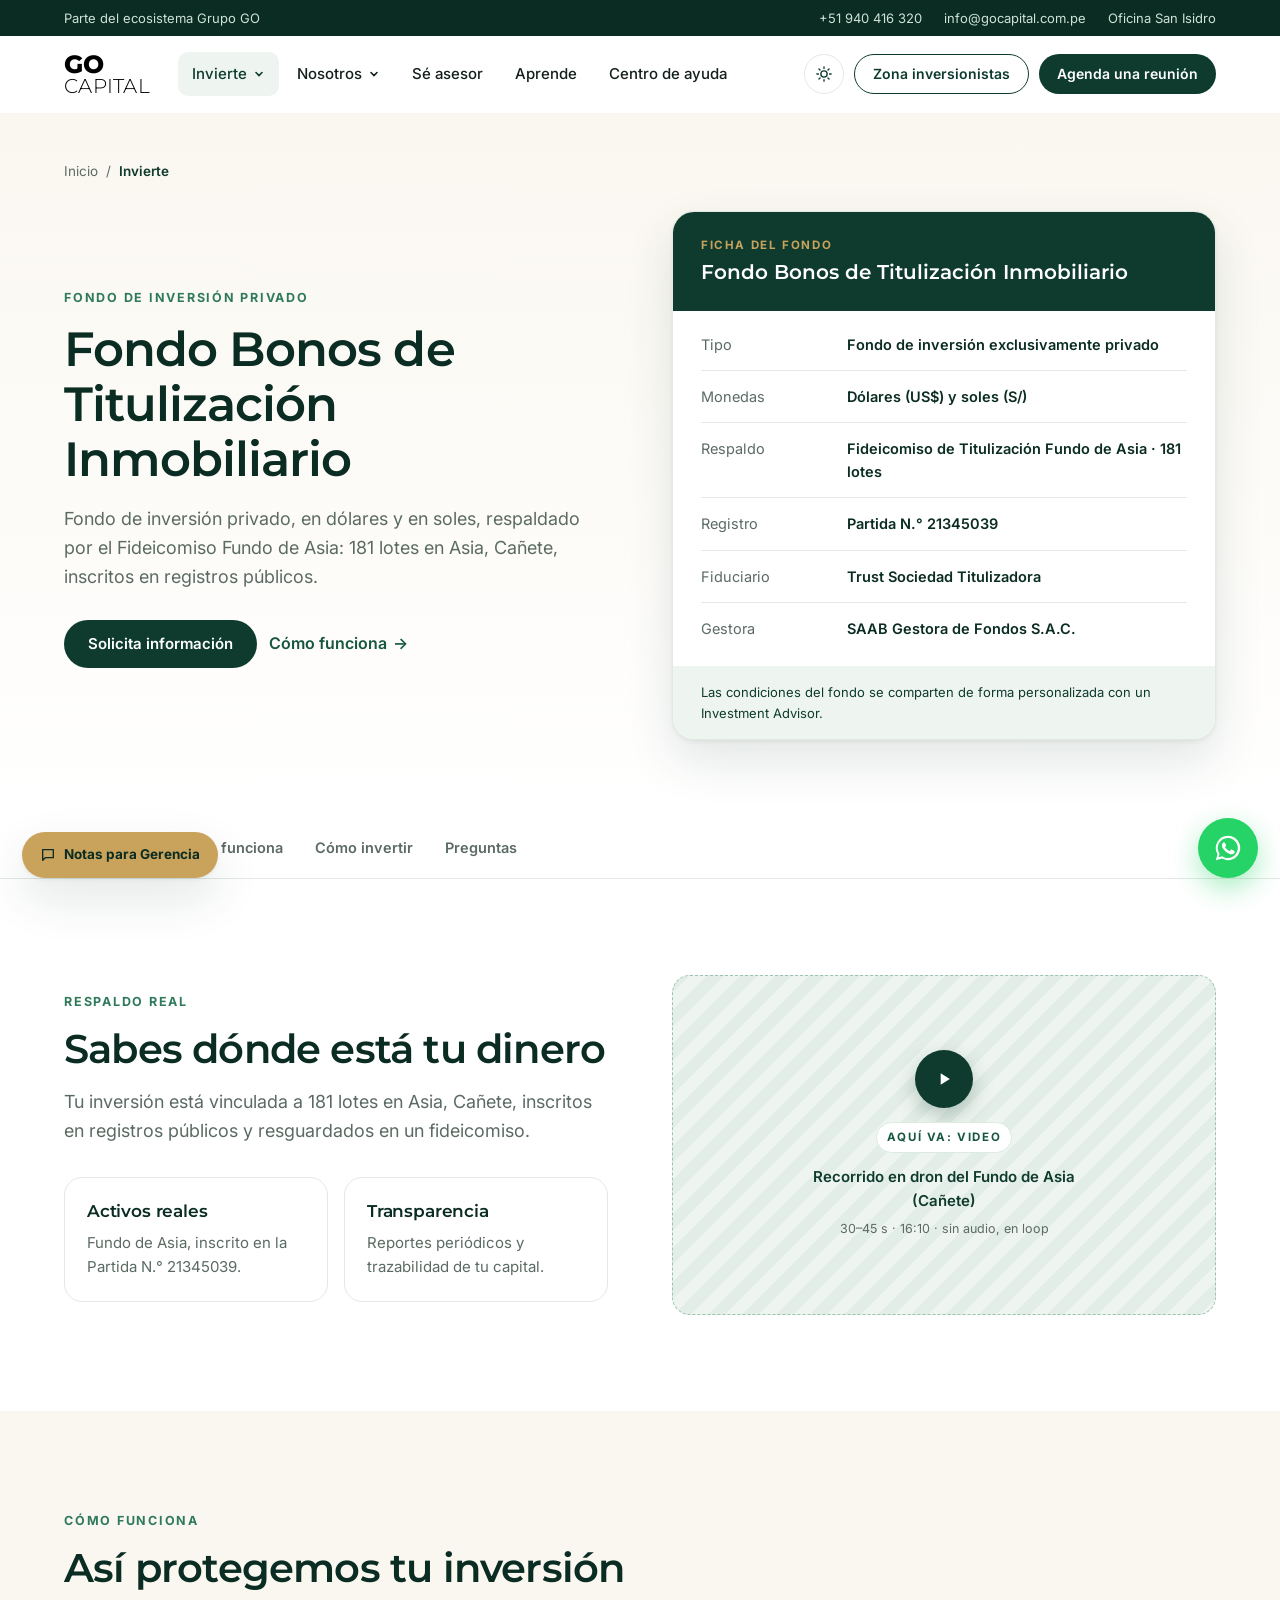
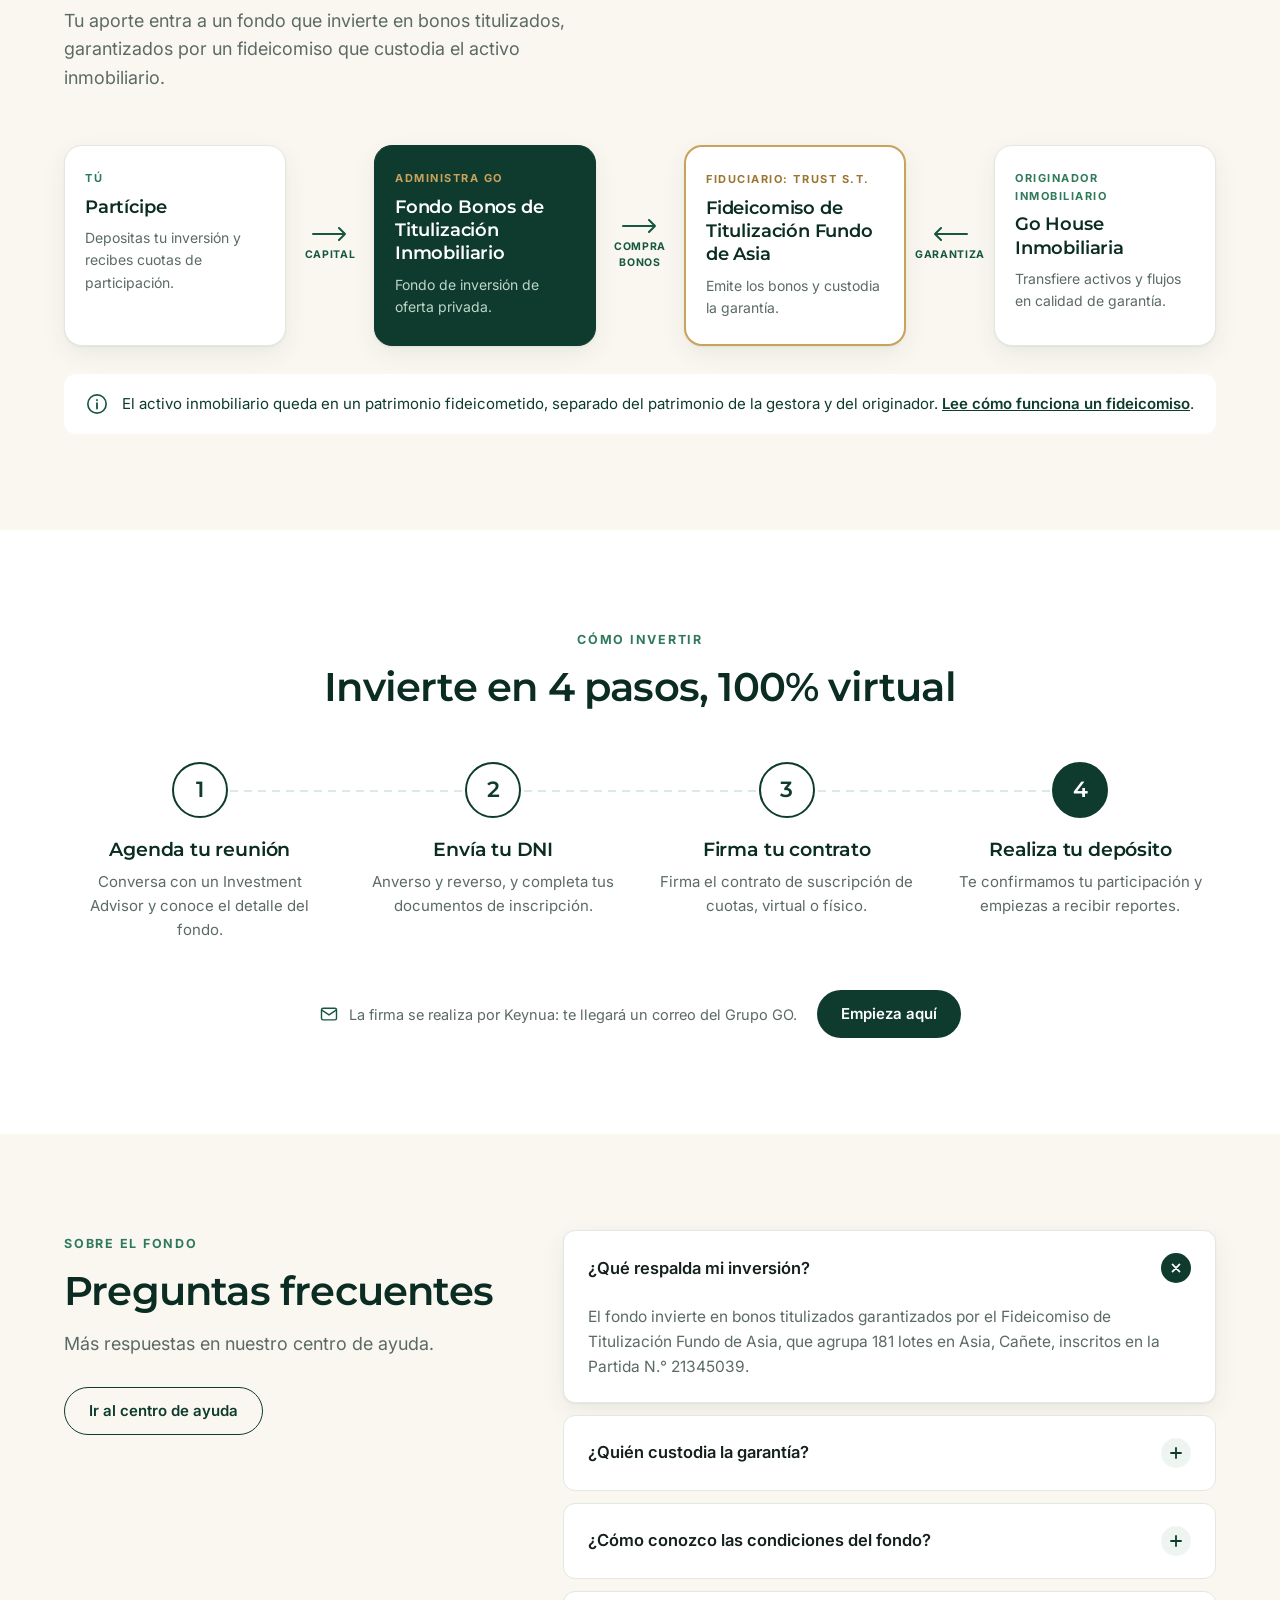
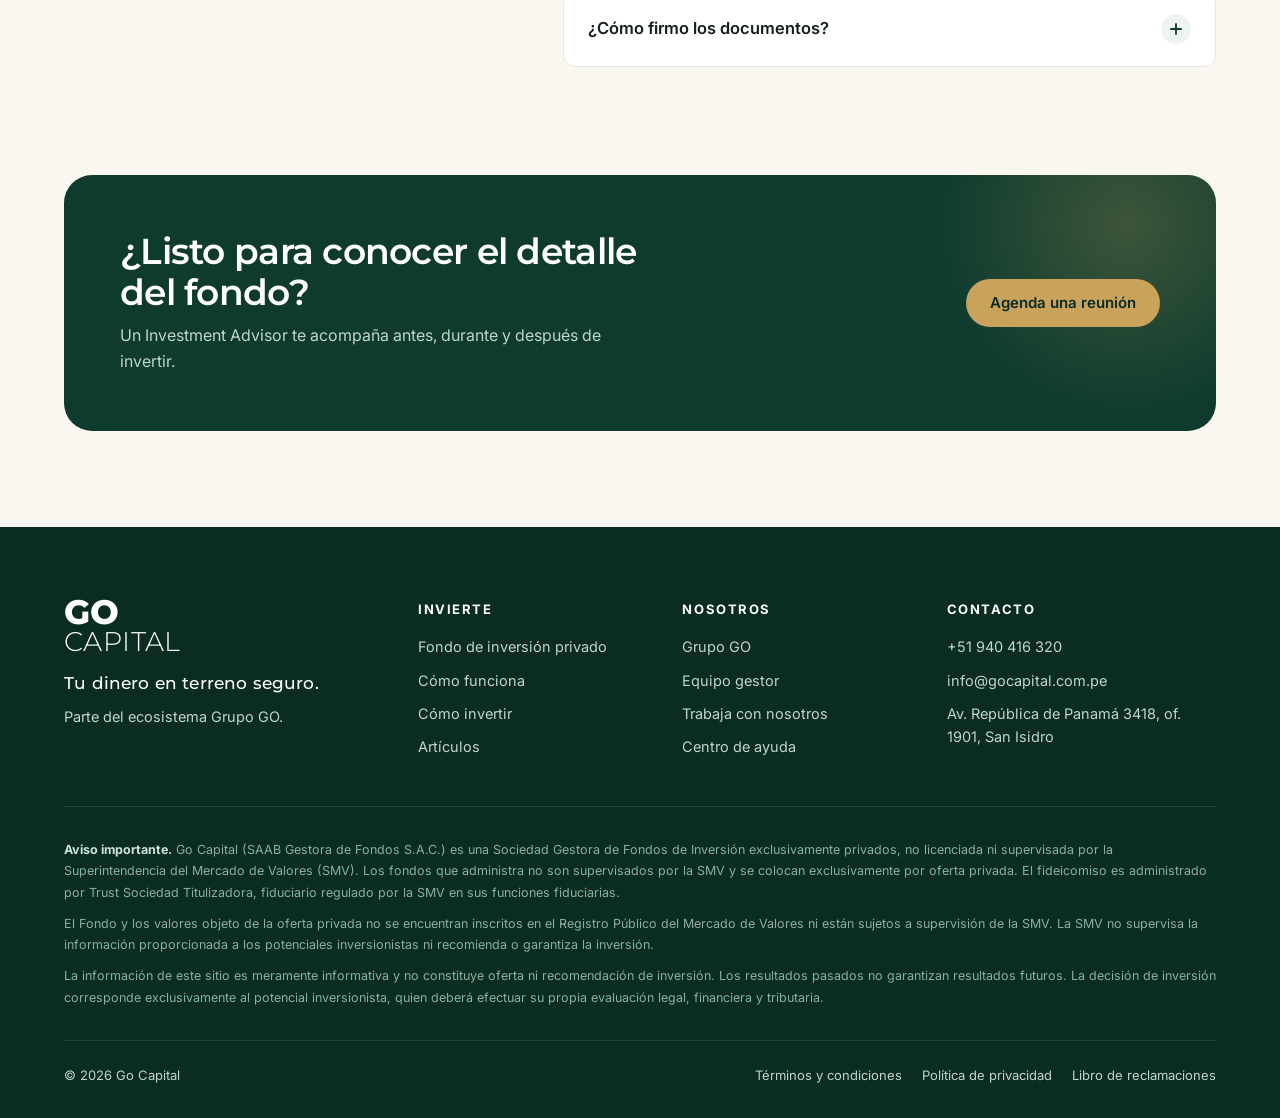
<file: invierte.html>
<!DOCTYPE html>
<html lang="es">
<head>
<meta charset="UTF-8">
<meta name="viewport" content="width=device-width, initial-scale=1, viewport-fit=cover">
<title>Invierte · Go Capital</title>
<meta name="description" content="Fondo Bonos de Titulización Inmobiliario: fondo de inversión privado en dólares y soles, respaldado por el Fideicomiso Fundo de Asia.">
<link rel="preconnect" href="https://fonts.googleapis.com">
<link rel="preconnect" href="https://fonts.gstatic.com" crossorigin>
<link href="https://fonts.googleapis.com/css2?family=Inter:wght@400;500;600;700&family=Montserrat:wght@300;500;600;700;800&display=swap" rel="stylesheet">
<script src="assets/theme.js"></script>
<link rel="stylesheet" href="assets/styles.css">
<link rel="stylesheet" href="assets/pages.css">
</head>
<body data-page="invierte">
<main>

<section class="page-hero">
  <div class="wrap">
    <nav class="crumbs" aria-label="Ruta"><a href="index.html">Inicio</a><span>/</span><span aria-current="page">Invierte</span></nav>
    <div class="split">
      <div>
        <span class="eyebrow">Fondo de inversión privado</span>
        <h1>Fondo Bonos de Titulización Inmobiliario</h1>
        <p class="lead">Fondo de inversión privado, en dólares y en soles, respaldado por el Fideicomiso Fundo de Asia: 181 lotes en Asia, Cañete, inscritos en registros públicos.</p>
        <div class="hero-actions">
          <a href="contacto.html" class="btn btn-primary">Solicita información</a>
          <a href="#como-funciona" class="link-arrow">Cómo funciona <span>→</span></a>
        </div>
      </div>
      <aside class="factsheet">
        <header><small>FICHA DEL FONDO</small><strong>Fondo Bonos de Titulización Inmobiliario</strong></header>
        <dl>
          <div><dt>Tipo</dt><dd>Fondo de inversión exclusivamente privado</dd></div>
          <div><dt>Monedas</dt><dd>Dólares (US$) y soles (S/)</dd></div>
          <div><dt>Respaldo</dt><dd>Fideicomiso de Titulización Fundo de Asia · 181 lotes</dd></div>
          <div><dt>Registro</dt><dd>Partida N.° 21345039</dd></div>
          <div><dt>Fiduciario</dt><dd>Trust Sociedad Titulizadora</dd></div>
          <div><dt>Gestora</dt><dd>SAAB Gestora de Fondos S.A.C.</dd></div>
        </dl>
        <footer>Las condiciones del fondo se comparten de forma personalizada con un Investment Advisor.</footer>
      </aside>
    </div>
  </div>
</section>

<nav class="subnav" aria-label="Secciones">
  <div class="wrap">
    <a href="#respaldo">Respaldo</a>
    <a href="#como-funciona">Cómo funciona</a>
    <a href="#como-invertir">Cómo invertir</a>
    <a href="#preguntas">Preguntas</a>
  </div>
</nav>

<!-- Respaldo -->
<section id="respaldo">
  <div class="wrap split">
    <div class="reveal">
      <span class="eyebrow">Respaldo real</span>
      <h2>Sabes dónde está tu dinero</h2>
      <p class="lead" style="margin-top:16px">Tu inversión está vinculada a 181 lotes en Asia, Cañete, inscritos en registros públicos y resguardados en un fideicomiso.</p>
      <div class="feat-grid" style="grid-template-columns:1fr 1fr;margin-top:32px;gap:16px">
        <div class="feat" style="padding:22px"><h3 style="font-size:17px">Activos reales</h3><p>Fundo de Asia, inscrito en la Partida N.° 21345039.</p></div>
        <div class="feat" style="padding:22px"><h3 style="font-size:17px">Transparencia</h3><p>Reportes periódicos y trazabilidad de tu capital.</p></div>
      </div>
    </div>
    <div class="ph r-16-10 reveal">
      <div class="play"><svg width="20" height="20" viewBox="0 0 24 24"><path d="M8 5v14l11-7z" fill="#fff"/></svg></div>
      <b>AQUÍ VA: VIDEO</b>
      <p>Recorrido en dron del Fundo de Asia (Cañete)</p>
      <small>30–45 s · 16:10 · sin audio, en loop</small>
    </div>
  </div>
</section>

<!-- Cómo funciona -->
<section id="como-funciona" style="background:var(--cream)">
  <div class="wrap">
    <div class="section-head reveal">
      <span class="eyebrow">Cómo funciona</span>
      <h2>Así protegemos tu inversión</h2>
      <p class="lead">Tu aporte entra a un fondo que invierte en bonos titulizados, garantizados por un fideicomiso que custodia el activo inmobiliario.</p>
    </div>
    <div class="flow reveal">
      <div class="node"><span class="role">TÚ</span><h3>Partícipe</h3><p>Depositas tu inversión y recibes cuotas de participación.</p></div>
      <div class="link"><svg width="36" height="14" viewBox="0 0 36 14"><path d="M1 7h32M27 1l6 6-6 6" stroke="#17573F" stroke-width="2" fill="none" stroke-linecap="round" stroke-linejoin="round"/></svg>capital</div>
      <div class="node core"><span class="role">ADMINISTRA GO</span><h3>Fondo Bonos de Titulización Inmobiliario</h3><p>Fondo de inversión de oferta privada.</p></div>
      <div class="link"><svg width="36" height="14" viewBox="0 0 36 14"><path d="M1 7h32M27 1l6 6-6 6" stroke="#17573F" stroke-width="2" fill="none" stroke-linecap="round" stroke-linejoin="round"/></svg>compra bonos</div>
      <div class="node trust"><span class="role" style="color:var(--gold-text)">FIDUCIARIO: TRUST S.T.</span><h3>Fideicomiso de Titulización Fundo de Asia</h3><p>Emite los bonos y custodia la garantía.</p></div>
      <div class="link rev"><svg width="36" height="14" viewBox="0 0 36 14"><path d="M1 7h32M27 1l6 6-6 6" stroke="#17573F" stroke-width="2" fill="none" stroke-linecap="round" stroke-linejoin="round"/></svg>garantiza</div>
      <div class="node"><span class="role">ORIGINADOR INMOBILIARIO</span><h3>Go House Inmobiliaria</h3><p>Transfiere activos y flujos en calidad de garantía.</p></div>
    </div>
    <div class="flow-note reveal" style="background:var(--surface)">
      <svg width="22" height="22" viewBox="0 0 24 24" fill="none" style="flex:none;margin-top:1px"><circle cx="12" cy="12" r="10" stroke="#17573F" stroke-width="1.8"/><path d="M12 11v6M12 7.5v.5" stroke="#17573F" stroke-width="2" stroke-linecap="round"/></svg>
      <span>El activo inmobiliario queda en un patrimonio fideicometido, separado del patrimonio de la gestora y del originador. <a href="articulo.html" style="font-weight:600;text-decoration:underline">Lee cómo funciona un fideicomiso</a>.</span>
    </div>
  </div>
</section>

<!-- Cómo invertir -->
<section id="como-invertir">
  <div class="wrap">
    <div class="section-head center reveal">
      <span class="eyebrow">Cómo invertir</span>
      <h2>Invierte en 4 pasos, 100% virtual</h2>
    </div>
    <div class="steps">
      <div class="step reveal"><div class="n">1</div><h3>Agenda tu reunión</h3><p>Conversa con un Investment Advisor y conoce el detalle del fondo.</p></div>
      <div class="step reveal"><div class="n">2</div><h3>Envía tu DNI</h3><p>Anverso y reverso, y completa tus documentos de inscripción.</p></div>
      <div class="step reveal"><div class="n">3</div><h3>Firma tu contrato</h3><p>Firma el contrato de suscripción de cuotas, virtual o físico.</p></div>
      <div class="step reveal"><div class="n">4</div><h3>Realiza tu depósito</h3><p>Te confirmamos tu participación y empiezas a recibir reportes.</p></div>
    </div>
    <div class="steps-foot reveal">
      <span class="keynua"><svg width="20" height="20" viewBox="0 0 24 24" fill="none"><rect x="3" y="5" width="18" height="14" rx="2" stroke="#17573F" stroke-width="1.7"/><path d="m3 7 9 6 9-6" stroke="#17573F" stroke-width="1.7"/></svg>La firma se realiza por Keynua: te llegará un correo del Grupo GO.</span>
      <a href="contacto.html" class="btn btn-primary">Empieza aquí</a>
    </div>
  </div>
</section>

<!-- Preguntas -->
<section class="faq-sec" id="preguntas">
  <div class="wrap faq-grid">
    <div class="reveal">
      <span class="eyebrow">Sobre el fondo</span>
      <h2>Preguntas frecuentes</h2>
      <p class="lead" style="margin-top:16px">Más respuestas en nuestro centro de ayuda.</p>
      <a href="ayuda.html" class="btn btn-ghost" style="margin-top:28px">Ir al centro de ayuda</a>
    </div>
    <div class="faq reveal">
      <details open><summary>¿Qué respalda mi inversión?<span class="pm"><svg width="12" height="12" viewBox="0 0 12 12"><path d="M6 1v10M1 6h10" stroke="#0E3B2E" stroke-width="1.8" stroke-linecap="round"/></svg></span></summary><div class="ans">El fondo invierte en bonos titulizados garantizados por el Fideicomiso de Titulización Fundo de Asia, que agrupa 181 lotes en Asia, Cañete, inscritos en la Partida N.° 21345039.</div></details>
      <details><summary>¿Quién custodia la garantía?<span class="pm"><svg width="12" height="12" viewBox="0 0 12 12"><path d="M6 1v10M1 6h10" stroke="#0E3B2E" stroke-width="1.8" stroke-linecap="round"/></svg></span></summary><div class="ans">Trust Sociedad Titulizadora, como fiduciario, emite los bonos y custodia la garantía dentro del patrimonio fideicometido.</div></details>
      <details><summary>¿Cómo conozco las condiciones del fondo?<span class="pm"><svg width="12" height="12" viewBox="0 0 12 12"><path d="M6 1v10M1 6h10" stroke="#0E3B2E" stroke-width="1.8" stroke-linecap="round"/></svg></span></summary><div class="ans">Al tratarse de una oferta privada, las condiciones se comparten de forma personalizada. Agenda una reunión con un Investment Advisor y te presentará el detalle del fondo.</div></details>
      <details><summary>¿Cómo firmo los documentos?<span class="pm"><svg width="12" height="12" viewBox="0 0 12 12"><path d="M6 1v10M1 6h10" stroke="#0E3B2E" stroke-width="1.8" stroke-linecap="round"/></svg></span></summary><div class="ans">La firma se realiza de forma virtual a través de Keynua: recibirás un correo del Grupo GO con el enlace. Si lo prefieres, también puedes firmar en físico.</div></details>
    </div>
  </div>
</section>

<section class="cta-band" style="background:var(--cream)">
  <div class="wrap">
    <div class="cta-box reveal">
      <div>
        <h2>¿Listo para conocer el detalle del fondo?</h2>
        <p>Un Investment Advisor te acompaña antes, durante y después de invertir.</p>
      </div>
      <div class="hero-actions"><a href="contacto.html" class="btn btn-gold">Agenda una reunión</a></div>
    </div>
  </div>
</section>

</main>
<script src="assets/site.js"></script>
</body>
</html>
</file>
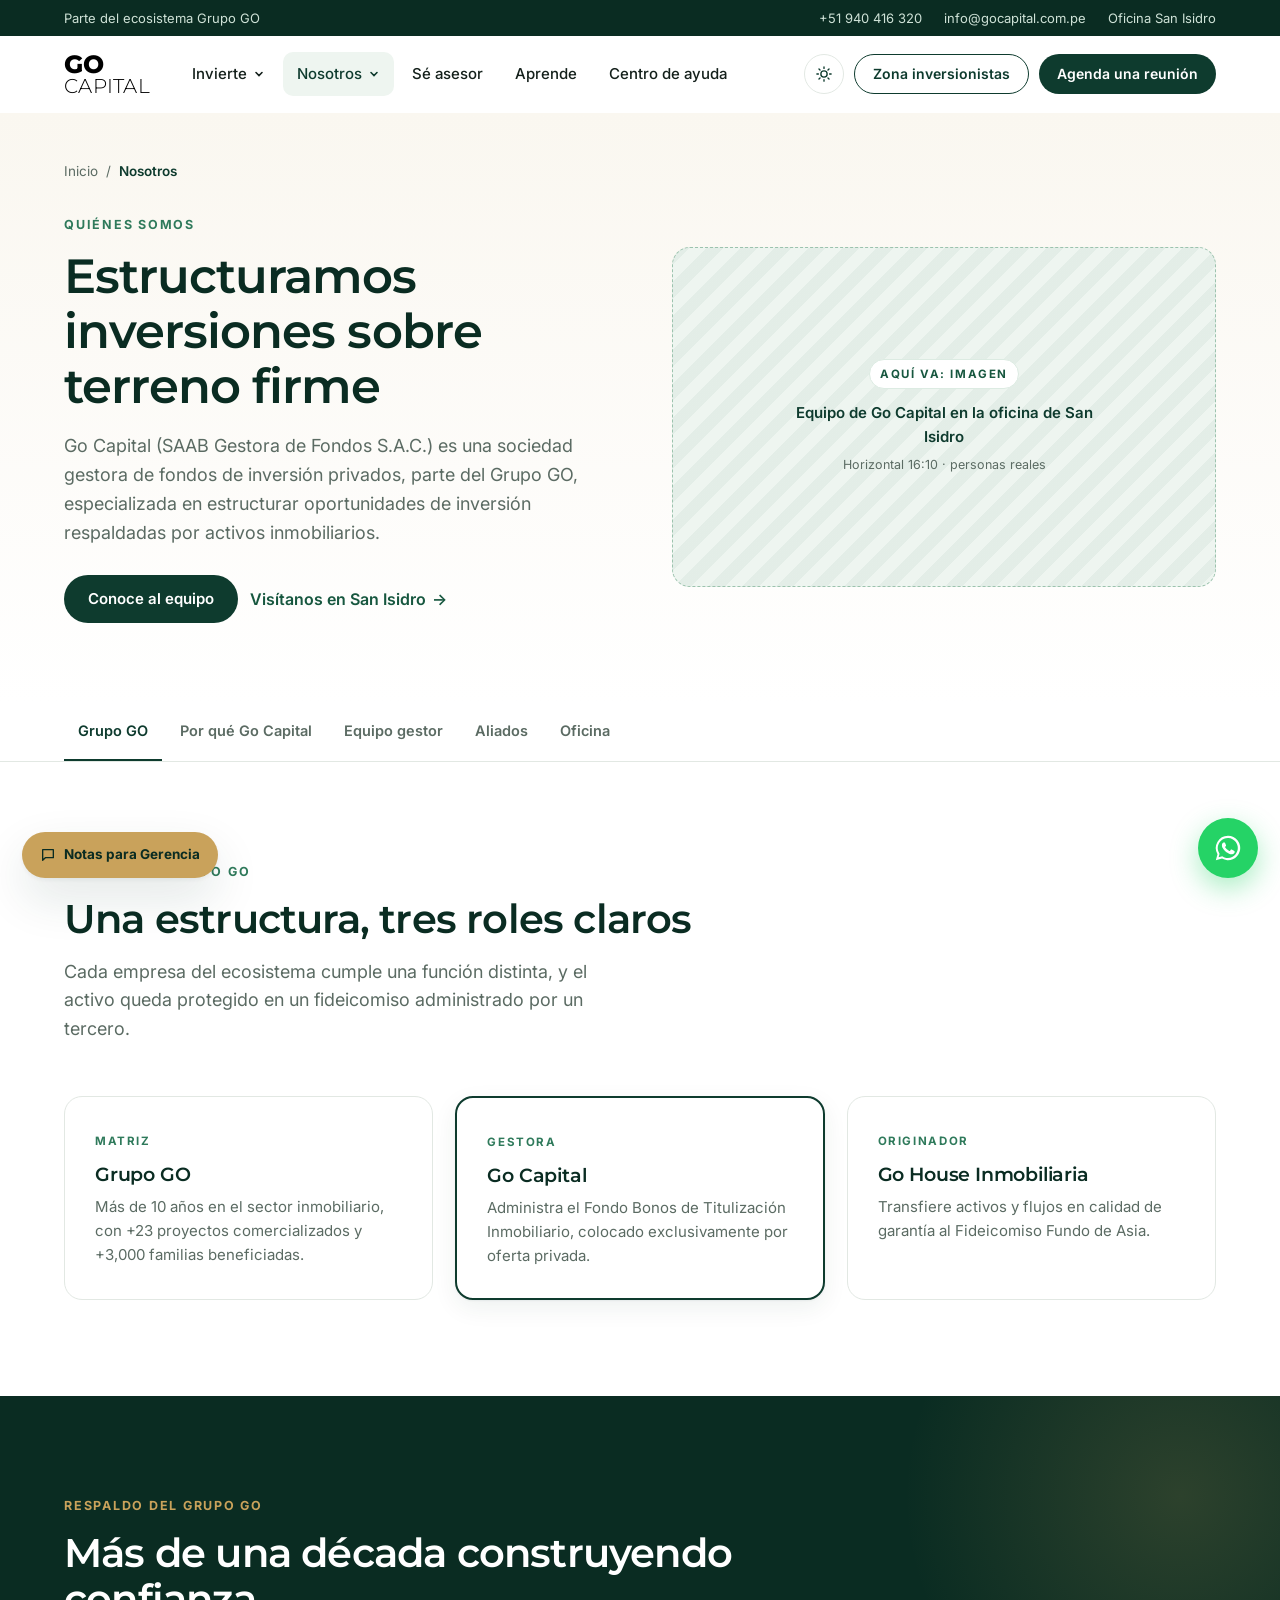
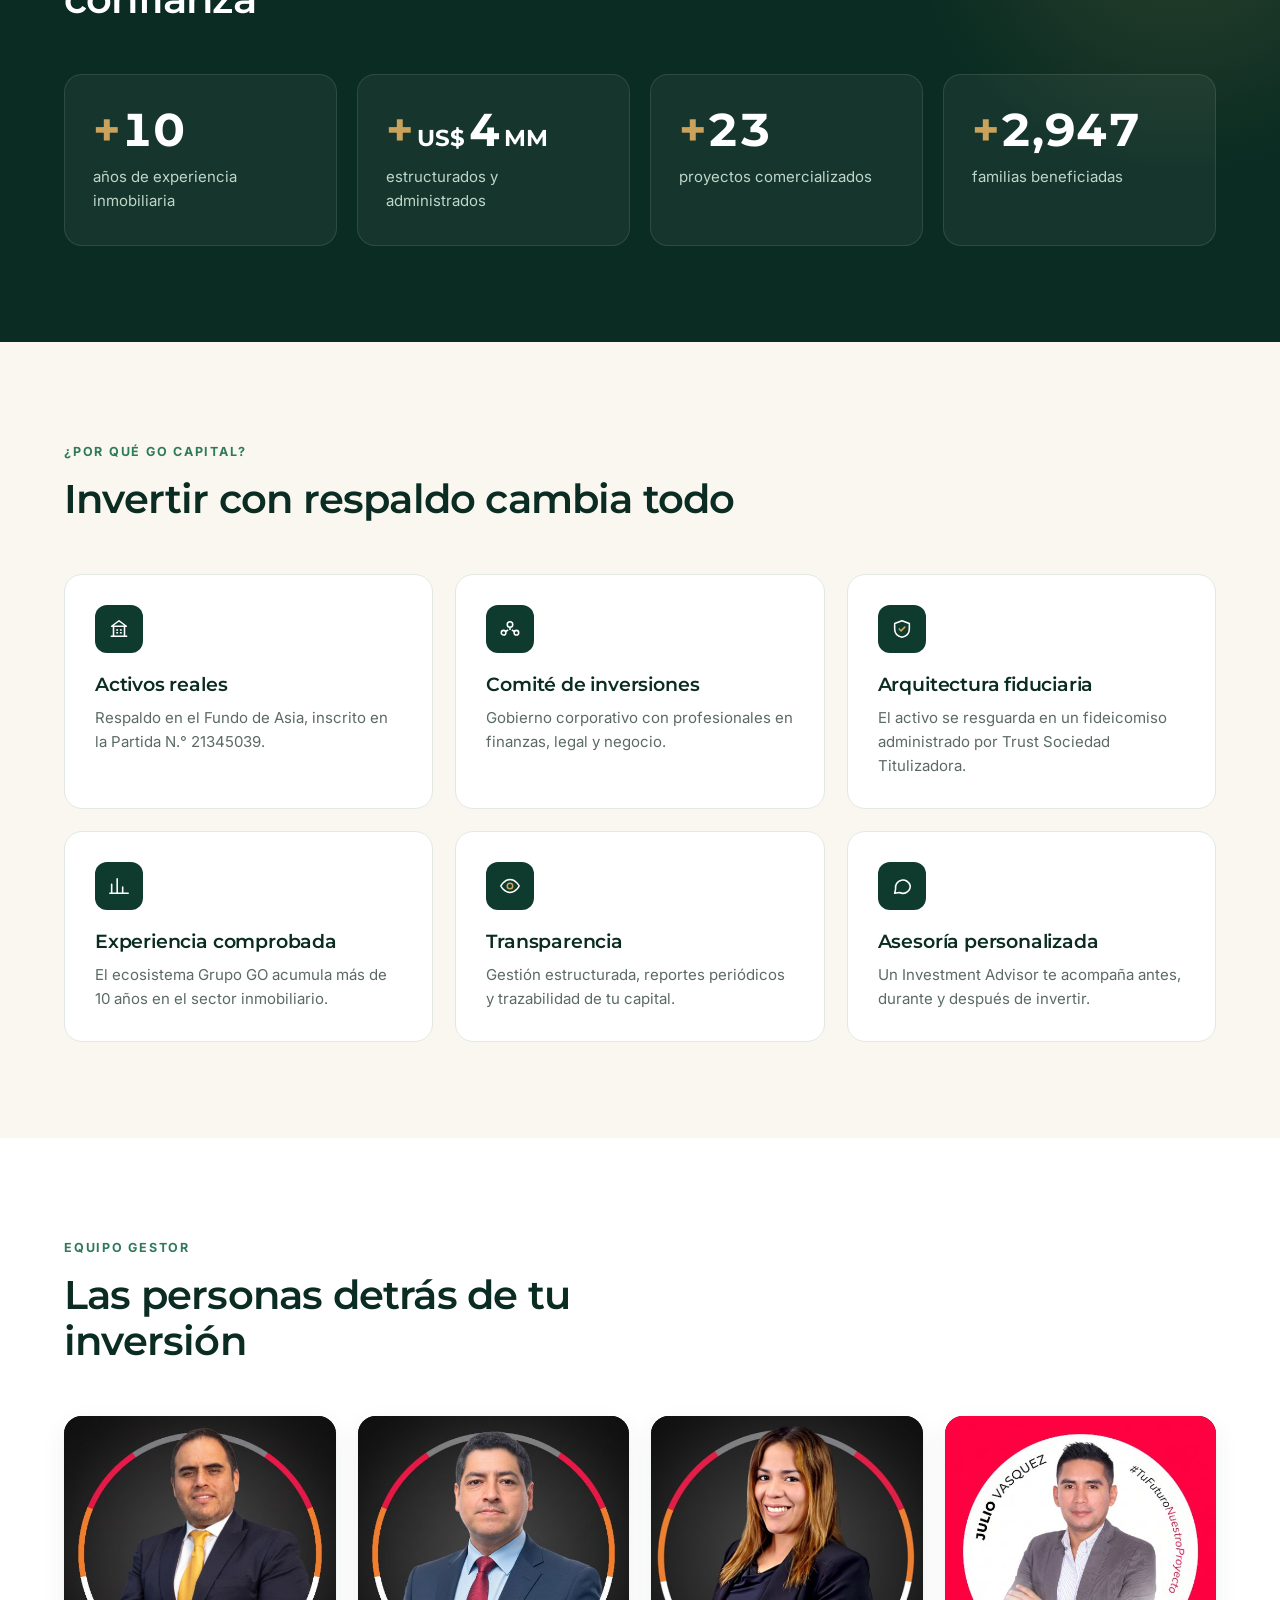
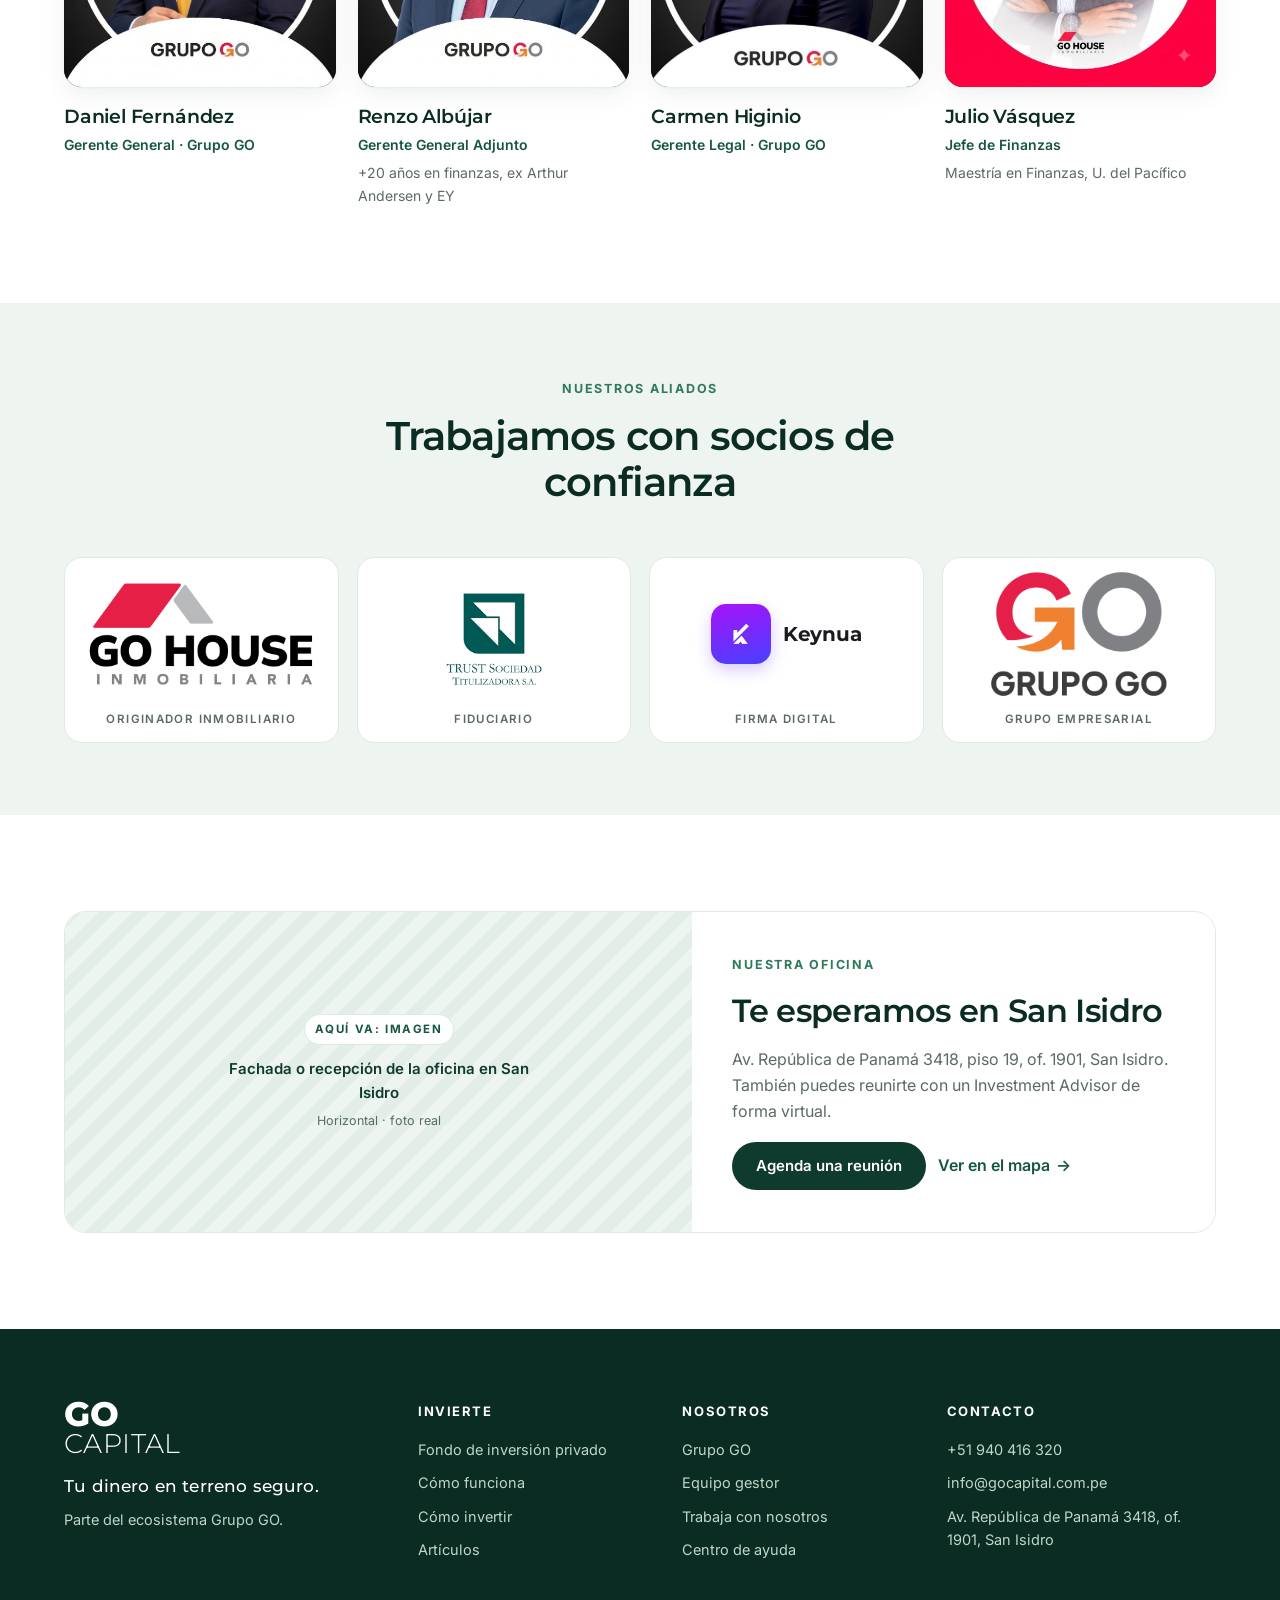
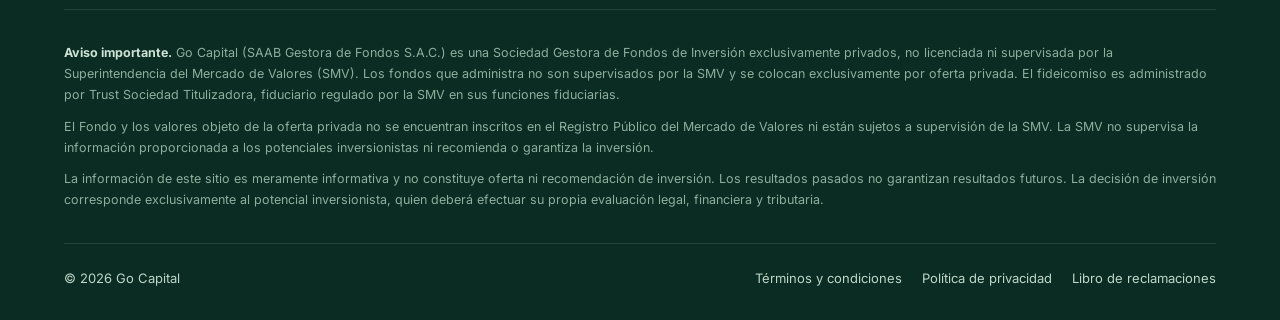
<file: nosotros.html>
<!DOCTYPE html>
<html lang="es">
<head>
<meta charset="UTF-8">
<meta name="viewport" content="width=device-width, initial-scale=1, viewport-fit=cover">
<title>Nosotros · Go Capital</title>
<meta name="description" content="Go Capital es la gestora de fondos de inversión privados del Grupo GO, con más de 10 años de experiencia inmobiliaria.">
<link rel="preconnect" href="https://fonts.googleapis.com">
<link rel="preconnect" href="https://fonts.gstatic.com" crossorigin>
<link href="https://fonts.googleapis.com/css2?family=Inter:wght@400;500;600;700&family=Montserrat:wght@300;500;600;700;800&display=swap" rel="stylesheet">
<script src="assets/theme.js"></script>
<link rel="stylesheet" href="assets/styles.css">
<link rel="stylesheet" href="assets/pages.css">
</head>
<body data-page="nosotros">
<main>

<section class="page-hero">
  <div class="wrap">
    <nav class="crumbs" aria-label="Ruta"><a href="index.html">Inicio</a><span>/</span><span aria-current="page">Nosotros</span></nav>
    <div class="split">
      <div>
        <span class="eyebrow">Quiénes somos</span>
        <h1>Estructuramos inversiones sobre terreno firme</h1>
        <p class="lead">Go Capital (SAAB Gestora de Fondos S.A.C.) es una sociedad gestora de fondos de inversión privados, parte del Grupo GO, especializada en estructurar oportunidades de inversión respaldadas por activos inmobiliarios.</p>
        <div class="hero-actions">
          <a href="#equipo" class="btn btn-primary">Conoce al equipo</a>
          <a href="contacto.html" class="link-arrow">Visítanos en San Isidro <span>→</span></a>
        </div>
      </div>
      <div class="ph r-16-10">
        <b>AQUÍ VA: IMAGEN</b>
        <p>Equipo de Go Capital en la oficina de San Isidro</p>
        <small>Horizontal 16:10 · personas reales</small>
      </div>
    </div>
  </div>
</section>

<nav class="subnav" aria-label="Secciones">
  <div class="wrap">
    <a href="#grupo">Grupo GO</a>
    <a href="#por-que">Por qué Go Capital</a>
    <a href="#equipo">Equipo gestor</a>
    <a href="#aliados">Aliados</a>
    <a href="#oficina">Oficina</a>
  </div>
</nav>

<!-- Ecosistema -->
<section id="grupo">
  <div class="wrap">
    <div class="section-head reveal">
      <span class="eyebrow">Ecosistema Grupo GO</span>
      <h2>Una estructura, tres roles claros</h2>
      <p class="lead">Cada empresa del ecosistema cumple una función distinta, y el activo queda protegido en un fideicomiso administrado por un tercero.</p>
    </div>
    <div class="eco">
      <div class="eco-card reveal"><small>MATRIZ</small><h3>Grupo GO</h3><p>Más de 10 años en el sector inmobiliario, con +23 proyectos comercializados y +3,000 familias beneficiadas.</p></div>
      <div class="eco-card me reveal"><small>GESTORA</small><h3>Go Capital</h3><p>Administra el Fondo Bonos de Titulización Inmobiliario, colocado exclusivamente por oferta privada.</p></div>
      <div class="eco-card reveal"><small>ORIGINADOR</small><h3>Go House Inmobiliaria</h3><p>Transfiere activos y flujos en calidad de garantía al Fideicomiso Fundo de Asia.</p></div>
    </div>
  </div>
</section>

<!-- Cifras -->
<section class="stats">
  <div class="wrap">
    <div class="section-head reveal">
      <span class="eyebrow">Respaldo del Grupo GO</span>
      <h2>Más de una década construyendo confianza</h2>
    </div>
    <div class="stat-grid">
      <div class="stat reveal"><div class="num"><em>+</em><span data-count="10">10</span></div><p>años de experiencia inmobiliaria</p></div>
      <div class="stat reveal"><div class="num"><em>+</em><small>US$</small><span data-count="4">4</span><small>MM</small></div><p>estructurados y administrados</p></div>
      <div class="stat reveal"><div class="num"><em>+</em><span data-count="23">23</span></div><p>proyectos comercializados</p></div>
      <div class="stat reveal"><div class="num"><em>+</em><span data-count="3000">3,000</span></div><p>familias beneficiadas</p></div>
    </div>
  </div>
</section>

<!-- Por qué -->
<section class="why" id="por-que">
  <div class="wrap">
    <div class="section-head reveal">
      <span class="eyebrow">¿Por qué Go Capital?</span>
      <h2>Invertir con respaldo cambia todo</h2>
    </div>
    <div class="feat-grid">
      <div class="feat reveal"><div class="ic"><svg width="22" height="22" viewBox="0 0 24 24" fill="none"><path d="M3 20h18M6 20V9h12v11M9 13h2M13 13h2M9 16h2M13 16h2M12 3l8 6H4z" stroke="#fff" stroke-width="1.7" stroke-linejoin="round"/></svg></div><h3>Activos reales</h3><p>Respaldo en el Fundo de Asia, inscrito en la Partida N.° 21345039.</p></div>
      <div class="feat reveal"><div class="ic"><svg width="22" height="22" viewBox="0 0 24 24" fill="none"><circle cx="12" cy="7" r="3" stroke="#fff" stroke-width="1.7"/><circle cx="5" cy="16" r="2.5" stroke="#fff" stroke-width="1.7"/><circle cx="19" cy="16" r="2.5" stroke="#fff" stroke-width="1.7"/><path d="M12 10v3M7 15l3-2M17 15l-3-2" stroke="#fff" stroke-width="1.7"/></svg></div><h3>Comité de inversiones</h3><p>Gobierno corporativo con profesionales en finanzas, legal y negocio.</p></div>
      <div class="feat reveal"><div class="ic"><svg width="22" height="22" viewBox="0 0 24 24" fill="none"><path d="M12 3 4 6v6c0 5 3.5 8 8 9 4.5-1 8-4 8-9V6z" stroke="#fff" stroke-width="1.7" stroke-linejoin="round"/><path d="m9 12 2 2 4-4" stroke="#C9A25B" stroke-width="1.8" stroke-linecap="round"/></svg></div><h3>Arquitectura fiduciaria</h3><p>El activo se resguarda en un fideicomiso administrado por Trust Sociedad Titulizadora.</p></div>
      <div class="feat reveal"><div class="ic"><svg width="22" height="22" viewBox="0 0 24 24" fill="none"><path d="M4 20V10M10 20V4M16 20v-7M22 20H2" stroke="#fff" stroke-width="1.7" stroke-linecap="round"/></svg></div><h3>Experiencia comprobada</h3><p>El ecosistema Grupo GO acumula más de 10 años en el sector inmobiliario.</p></div>
      <div class="feat reveal"><div class="ic"><svg width="22" height="22" viewBox="0 0 24 24" fill="none"><path d="M2 12s3.6-7 10-7 10 7 10 7-3.6 7-10 7S2 12 2 12z" stroke="#fff" stroke-width="1.7"/><circle cx="12" cy="12" r="3" stroke="#C9A25B" stroke-width="1.7"/></svg></div><h3>Transparencia</h3><p>Gestión estructurada, reportes periódicos y trazabilidad de tu capital.</p></div>
      <div class="feat reveal"><div class="ic"><svg width="22" height="22" viewBox="0 0 24 24" fill="none"><path d="M21 12a8 8 0 0 1-11.6 7.1L4 20l1-4.6A8 8 0 1 1 21 12z" stroke="#fff" stroke-width="1.7" stroke-linejoin="round"/></svg></div><h3>Asesoría personalizada</h3><p>Un Investment Advisor te acompaña antes, durante y después de invertir.</p></div>
    </div>
  </div>
</section>

<!-- Equipo -->
<section id="equipo">
  <div class="wrap">
    <div class="section-head reveal">
      <span class="eyebrow">Equipo gestor</span>
      <h2>Las personas detrás de tu inversión</h2>
    </div>
    <div class="team">
      <div class="member reveal"><div class="member-photo"><img src="assets/team/daniel-fernandez.png" alt="Daniel Fernández, Gerente General de Grupo GO" width="500" height="500" loading="lazy" decoding="async"></div><h3>Daniel Fernández</h3><div class="pos">Gerente General · Grupo GO</div></div>
      <div class="member reveal"><div class="member-photo"><img src="assets/team/renzo-albujar.png" alt="Renzo Albújar, Gerente General Adjunto" width="500" height="500" loading="lazy" decoding="async"></div><h3>Renzo Albújar</h3><div class="pos">Gerente General Adjunto</div><p>+20 años en finanzas, ex Arthur Andersen y EY</p></div>
      <div class="member reveal"><div class="member-photo"><img src="assets/team/carmen-higinio.png" alt="Carmen Higinio, Gerente Legal de Grupo GO" width="500" height="500" loading="lazy" decoding="async"></div><h3>Carmen Higinio</h3><div class="pos">Gerente Legal · Grupo GO</div></div>
      <div class="member reveal"><div class="member-photo"><img src="assets/team/julio-vasquez.png" alt="Julio Vásquez, Jefe de Finanzas" width="500" height="500" loading="lazy" decoding="async"></div><h3>Julio Vásquez</h3><div class="pos">Jefe de Finanzas</div><p>Maestría en Finanzas, U. del Pacífico</p></div>
    </div>
  </div>
</section>

<!-- Aliados -->
<section class="partners" id="aliados" style="background:var(--green-50)">
  <div class="wrap">
    <div class="section-head center reveal">
      <span class="eyebrow">Nuestros aliados</span>
      <h2>Trabajamos con socios de confianza</h2>
    </div>
    <div class="partners-grid reveal">
      <figure class="partner"><div class="partner-logo"><img src="assets/partners/go-house.jpg" alt="Go House Inmobiliaria" style="--zoom:1.4" loading="lazy" width="1920" height="1080"></div><figcaption>Originador inmobiliario</figcaption></figure>
      <figure class="partner"><div class="partner-logo"><img src="assets/partners/trust.png" alt="Trust Sociedad Titulizadora S.A." style="--zoom:1.12" loading="lazy" width="225" height="225"></div><figcaption>Fiduciario</figcaption></figure>
      <figure class="partner"><div class="partner-logo"><img src="assets/partners/keynua.png" alt="Keynua" class="square app" loading="lazy" width="200" height="200"><span class="partner-name">Keynua</span></div><figcaption>Firma digital</figcaption></figure>
      <figure class="partner"><div class="partner-logo"><img src="assets/partners/grupo-go.jpg" alt="Grupo GO" style="--zoom:1.55" loading="lazy" width="1920" height="1080"></div><figcaption>Grupo empresarial</figcaption></figure>
    </div>
  </div>
</section>

<!-- Oficina -->
<section id="oficina">
  <div class="wrap">
    <div class="office reveal">
      <div class="ph">
        <b>AQUÍ VA: IMAGEN</b>
        <p>Fachada o recepción de la oficina en San Isidro</p>
        <small>Horizontal · foto real</small>
      </div>
      <div class="info">
        <span class="eyebrow" style="margin:0">Nuestra oficina</span>
        <h2 style="font-size:32px">Te esperamos en San Isidro</h2>
        <p style="color:var(--muted)">Av. República de Panamá 3418, piso 19, of. 1901, San Isidro. También puedes reunirte con un Investment Advisor de forma virtual.</p>
        <div class="hero-actions"><a href="contacto.html" class="btn btn-primary">Agenda una reunión</a><a href="contacto.html#ubicacion" class="link-arrow">Ver en el mapa <span>→</span></a></div>
      </div>
    </div>
  </div>
</section>

</main>
<script src="assets/site.js"></script>
</body>
</html>
</file>
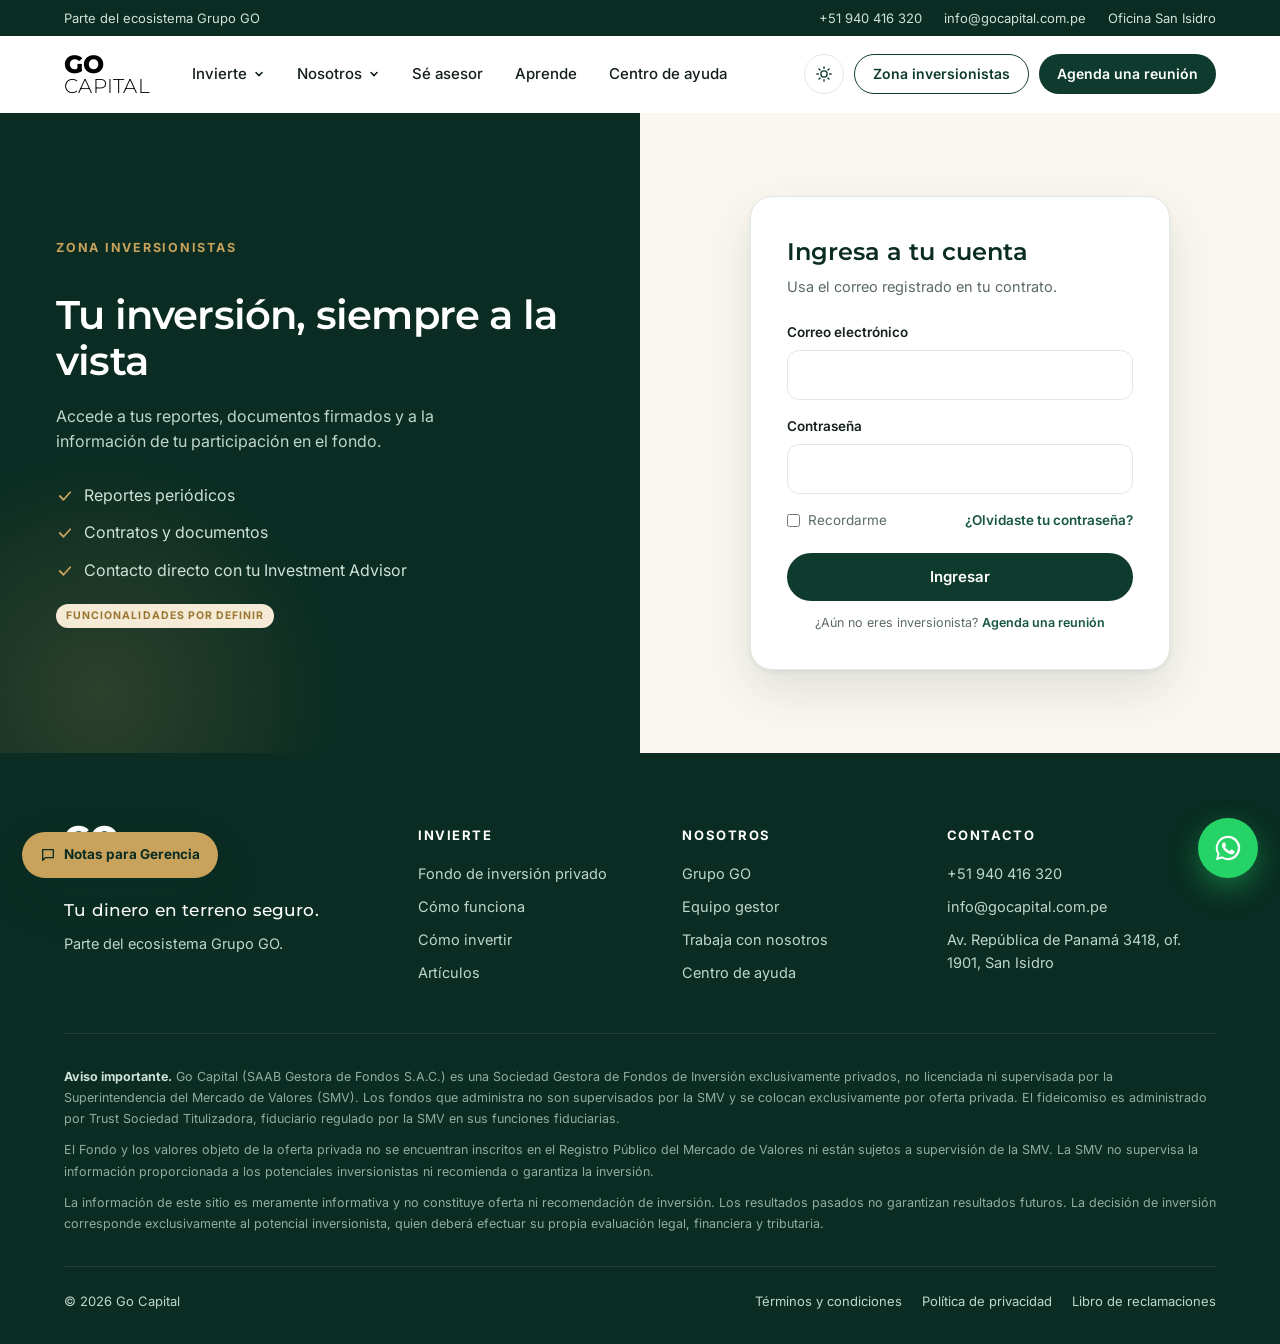
<file: zona-inversionistas.html>
<!DOCTYPE html>
<html lang="es">
<head>
<meta charset="UTF-8">
<meta name="viewport" content="width=device-width, initial-scale=1, viewport-fit=cover">
<title>Zona inversionistas · Go Capital</title>
<meta name="description" content="Acceso para inversionistas de Go Capital.">
<meta name="robots" content="noindex">
<link rel="preconnect" href="https://fonts.googleapis.com">
<link rel="preconnect" href="https://fonts.gstatic.com" crossorigin>
<link href="https://fonts.googleapis.com/css2?family=Inter:wght@400;500;600;700&family=Montserrat:wght@300;500;600;700;800&display=swap" rel="stylesheet">
<script src="assets/theme.js"></script>
<link rel="stylesheet" href="assets/styles.css">
<link rel="stylesheet" href="assets/pages.css">
</head>
<body data-page="zona">
<main>
<div class="login-wrap">
  <div class="login-side">
    <span class="eyebrow">Zona inversionistas</span>
    <h2>Tu inversión, siempre a la vista</h2>
    <p>Accede a tus reportes, documentos firmados y a la información de tu participación en el fondo.</p>
    <ul>
      <li><svg width="18" height="18" viewBox="0 0 24 24" fill="none"><path d="m5 12 5 5 9-10" stroke="#C9A25B" stroke-width="2.4" stroke-linecap="round" stroke-linejoin="round"/></svg>Reportes periódicos</li>
      <li><svg width="18" height="18" viewBox="0 0 24 24" fill="none"><path d="m5 12 5 5 9-10" stroke="#C9A25B" stroke-width="2.4" stroke-linecap="round" stroke-linejoin="round"/></svg>Contratos y documentos</li>
      <li><svg width="18" height="18" viewBox="0 0 24 24" fill="none"><path d="m5 12 5 5 9-10" stroke="#C9A25B" stroke-width="2.4" stroke-linecap="round" stroke-linejoin="round"/></svg>Contacto directo con tu Investment Advisor</li>
    </ul>
    <span class="pending" style="align-self:flex-start">Funcionalidades por definir</span>
  </div>
  <div class="login-main">
    <form class="card demo" novalidate>
      <div class="form-title">Ingresa a tu cuenta</div>
      <p class="form-sub">Usa el correo registrado en tu contrato.</p>
      <div class="field" style="margin-bottom:16px"><label for="l-mail">Correo electrónico</label><input id="l-mail" type="email" autocomplete="username"></div>
      <div class="field"><label for="l-pass">Contraseña</label><input id="l-pass" type="password" autocomplete="current-password"></div>
      <div class="row"><label style="display:flex;gap:8px;align-items:center;color:var(--muted)"><input type="checkbox" style="accent-color:var(--green-900)"> Recordarme</label><a href="#">¿Olvidaste tu contraseña?</a></div>
      <button class="btn btn-primary" type="submit">Ingresar</button>
      <p class="demo-msg form-note" hidden style="color:var(--green-700);font-weight:600">Maqueta: la plataforma de inversionistas aún no está conectada.</p>
      <p class="form-note">¿Aún no eres inversionista? <a href="contacto.html" style="color:var(--green-700);font-weight:600">Agenda una reunión</a></p>
    </form>
  </div>
</div>
</main>
<script src="assets/site.js"></script>
</body>
</html>
</file>
<file: assets/styles.css>
:root{
  --green-950:#0A2C22; --green-900:#0E3B2E; --green-700:#17573F; --green-500:#2F7A5B;
  --green-100:#DCEBE2; --green-50:#EEF5F0;
  --gold:#C9A25B; --gold-soft:#F4EAD6;
  --cream:#FAF7F0; --white:#FFFFFF;
  --ink:#14201B; --muted:#5B6B63; --line:#E2E8E3;
  --radius:18px; --radius-sm:12px;
  --shadow:0 1px 2px rgba(14,59,46,.06),0 8px 24px rgba(14,59,46,.07);
  --shadow-lg:0 2px 4px rgba(14,59,46,.06),0 20px 48px rgba(14,59,46,.12);
  --serif:"Montserrat","Helvetica Neue",Arial,sans-serif;
  --sans:"Inter",system-ui,-apple-system,"Segoe UI",sans-serif;
  --max:1200px;
  /* Movimiento */
  --ease-out:cubic-bezier(0.23, 1, 0.32, 1);
  --ease-in-out:cubic-bezier(0.77, 0, 0.175, 1);
  --ease-drawer:cubic-bezier(0.32, 0.72, 0, 1);
  /* Tokens semánticos (cambian con el tema) */
  --surface:#FFFFFF; --heading:#0A2C22; --accent-strong:#0E3B2E; --accent:#17573F; --eyebrow:#2F7A5B;
  --header-bg:rgba(255,255,255,.92); --logo:#000000; --ph-border:#9CC3AE; --gold-text:#9A7630;
  --wordmark:"Montserrat","Plus Jakarta Sans",sans-serif;
  color-scheme:light;
}
/* ===== Tema oscuro ===== */
:root[data-theme="dark"]{
  --white:#171C1F; --surface:#20272B; --cream:#1B2124;
  --green-950:#1B3A31; --green-900:#24503F; --green-700:#2F6A53;
  --green-50:#223029; --green-100:#2C4036; --gold-soft:#3A3122;
  --ink:#E9EDEF; --muted:#AAB5B9; --line:#323B40;
  --heading:#F6F8F9; --accent-strong:#DDEFE5; --accent:#93D2B0; --eyebrow:#8BCDA8;
  --header-bg:rgba(23,28,31,.9); --logo:#FFFFFF; --ph-border:#3F5A4E; --gold-text:#E0C285;
  --shadow:0 1px 2px rgba(0,0,0,.25),0 8px 24px rgba(0,0,0,.22);
  --shadow-lg:0 2px 4px rgba(0,0,0,.25),0 20px 48px rgba(0,0,0,.32);
  color-scheme:dark;
}
*{box-sizing:border-box;margin:0;padding:0}
html{scroll-behavior:smooth;scroll-padding-top:84px}
body{font-family:var(--sans);color:var(--ink);background:var(--white);line-height:1.6;font-size:16px;-webkit-font-smoothing:antialiased;overflow-x:hidden}
img,svg{display:block;max-width:100%}
a{color:inherit;text-decoration:none}
button{font:inherit;cursor:pointer;border:0;background:none;color:inherit}
.wrap{max-width:var(--max);margin:0 auto;padding:0 24px}
section{padding:96px 0}
.eyebrow{display:inline-block;font-size:12.5px;font-weight:700;letter-spacing:.14em;text-transform:uppercase;color:var(--eyebrow);margin-bottom:14px}
h1,h2,h3{font-family:var(--serif);font-weight:600;line-height:1.15;letter-spacing:-.02em;color:var(--heading)}
h1{font-size:clamp(34px,4.6vw,54px)}
h2{font-size:clamp(28px,3.2vw,40px)}
h3{font-size:19px;line-height:1.3;letter-spacing:-.01em}
.lead{font-size:18px;color:var(--muted);max-width:560px}
.section-head{max-width:680px;margin-bottom:52px}
.section-head.center{margin-left:auto;margin-right:auto;text-align:center}
.section-head .lead{margin-top:16px}
.section-head.center .lead{margin-left:auto;margin-right:auto}

/* Buttons */
.btn{display:inline-flex;align-items:center;justify-content:center;gap:8px;height:48px;padding:0 24px;border-radius:999px;font-weight:600;font-size:15px;transition:background-color .2s ease,color .2s ease,border-color .2s ease,box-shadow .2s ease,transform 160ms var(--ease-out);white-space:nowrap}
.btn:active{transform:scale(.97)}
.btn-primary{background:var(--green-900);color:#fff}
.btn-primary:hover{background:var(--green-700);box-shadow:0 8px 20px rgba(14,59,46,.25)}
.btn-gold{background:var(--gold);color:#0A2C22}
.btn-gold:hover{background:#d6b06a}
.btn-ghost{border:1.5px solid var(--green-900);color:var(--accent-strong)}
.btn-ghost:hover{background:var(--green-900);color:#fff}
.btn-sm{height:40px;padding:0 18px;font-size:14px}
.link-arrow{font-weight:600;color:var(--accent);display:inline-flex;gap:6px;align-items:center}
.link-arrow span{transition:transform 200ms var(--ease-out)}
@media (hover:hover) and (pointer:fine){.link-arrow:hover span{transform:translateX(4px)}}

/* Placeholder media */
.ph{position:relative;border-radius:var(--radius);background:
  repeating-linear-gradient(135deg,rgba(23,87,63,.05) 0 12px,transparent 12px 24px),var(--green-50);
  border:1.5px dashed var(--ph-border);display:flex;flex-direction:column;align-items:center;justify-content:center;text-align:center;padding:24px;color:var(--accent);overflow:hidden}
.ph b{font-size:11.5px;letter-spacing:.14em;font-weight:700;background:var(--white);border:1px solid var(--green-100);padding:5px 10px;border-radius:999px;margin-bottom:12px}
.ph p{font-weight:600;font-size:15px;color:var(--accent-strong);max-width:320px}
.ph small{margin-top:6px;font-size:12.5px;color:var(--muted)}
.ph .play{width:58px;height:58px;border-radius:50%;background:var(--green-900);display:grid;place-items:center;margin-bottom:14px;box-shadow:0 8px 20px rgba(14,59,46,.25)}
.r-16-10{aspect-ratio:16/10}.r-16-9{aspect-ratio:16/9}.r-4-5{aspect-ratio:4/5}

/* Header */
.topbar{background:var(--green-950);color:#CFE2D7;font-size:13px}
.topbar .wrap{display:flex;justify-content:space-between;align-items:center;height:36px;gap:16px}
.topbar a:hover{color:#fff}
.topbar .tb-links{display:flex;gap:22px}
header.nav{position:sticky;top:0;z-index:50;background:var(--header-bg);backdrop-filter:saturate(180%) blur(12px);border-bottom:1px solid transparent;transition:border-color .2s,box-shadow .2s}
header.nav.scrolled{border-color:var(--line);box-shadow:0 4px 20px rgba(14,59,46,.06)}
.nav .wrap{display:flex;align-items:center;height:76px;gap:28px}
.logo{display:flex;align-items:center;gap:10px;font-weight:700;letter-spacing:.06em;font-size:19px;color:var(--heading)}
.logo-mark{width:34px;height:34px;border-radius:9px;background:var(--green-900);display:grid;place-items:center}
.logo .go{color:var(--eyebrow)}
.menu{display:flex;gap:4px;align-items:center;flex:1}
.menu > li{list-style:none;position:relative}
.menu > li > a,.menu > li > button{display:flex;align-items:center;gap:6px;padding:10px 14px;border-radius:10px;font-weight:500;font-size:15px;color:var(--ink)}
.menu > li > a:hover,.menu > li > button:hover,.menu > li:focus-within > button{background:var(--green-50);color:var(--accent-strong)}
.menu .chev{transition:transform 200ms var(--ease-out)}
.menu > li:hover .chev,.menu > li:focus-within .chev{transform:rotate(180deg)}
.dropdown{position:absolute;top:calc(100% + 8px);left:0;min-width:300px;background:var(--surface);border:1px solid var(--line);border-radius:var(--radius);box-shadow:var(--shadow-lg);padding:10px;opacity:0;visibility:hidden;transform:scale(.96) translateY(-4px);transform-origin:32px 0;transition:opacity 150ms var(--ease-out),transform 150ms var(--ease-out),visibility 0s linear 150ms}
.dropdown::before{content:"";position:absolute;inset:-12px 0 auto;height:12px}
.menu > li:hover .dropdown,.menu > li:focus-within .dropdown{opacity:1;visibility:visible;transform:none;transition:opacity 200ms var(--ease-out),transform 200ms var(--ease-out),visibility 0s}
.dropdown a{display:block;padding:12px 14px;border-radius:12px}
.dropdown a:hover{background:var(--green-50)}
.dropdown strong{display:block;font-size:14.5px;color:var(--heading)}
.dropdown span{font-size:13px;color:var(--muted)}
.nav-cta{display:flex;gap:10px;align-items:center}
.burger{display:none;width:44px;height:44px;border-radius:12px;place-items:center}
.burger:hover{background:var(--green-50)}

/* Mobile drawer */
.drawer{position:fixed;inset:0;z-index:80;background:rgba(10,44,34,.4);opacity:0;visibility:hidden;transition:opacity 300ms var(--ease-out),visibility 0s linear 300ms}
.drawer.open{opacity:1;visibility:visible;transition:opacity 300ms var(--ease-out),visibility 0s}
.drawer-panel{position:absolute;right:0;top:0;bottom:0;width:min(360px,88vw);background:var(--surface);padding:24px;display:flex;flex-direction:column;gap:6px;transform:translateX(100%);transition:transform 420ms var(--ease-drawer);overflow-y:auto}
.drawer-panel > *{opacity:0;transform:translateX(16px);transition:opacity 150ms var(--ease-out),transform 0s linear 150ms}
.drawer.open .drawer-panel > *{opacity:1;transform:none;transition:opacity 300ms var(--ease-out) calc(80ms + var(--i,0) * 30ms),transform 400ms var(--ease-out) calc(80ms + var(--i,0) * 30ms)}
.drawer.open .drawer-panel{transform:none}
.drawer-panel a.m{padding:14px 12px;border-radius:12px;font-weight:600;border-bottom:1px solid var(--line)}
.drawer-panel .sub{padding:4px 12px 10px 24px;font-size:14px;color:var(--muted);display:flex;flex-direction:column;gap:8px}
.drawer-panel .btn{margin-top:10px}

/* Hero carousel */
.hero{padding:0;background:linear-gradient(180deg,var(--cream),var(--white))}
.carousel{position:relative;overflow:hidden}
.slides{display:grid}
.slide{grid-area:1/1;display:grid;grid-template-columns:1.05fr 1fr;gap:56px;align-items:center;padding:72px 0 88px;opacity:0;visibility:hidden;transition:opacity 250ms var(--ease-out),visibility 0s linear 250ms}
.slide.active{opacity:1;visibility:visible;transition:opacity 400ms var(--ease-out) 120ms,visibility 0s}
.slide .hero-media{transform:scale(.975);transition:transform 250ms var(--ease-out)}
.slide.active .hero-media{transform:none;transition:transform 900ms var(--ease-out) 120ms}
.slide .badge{opacity:0;transform:translateY(8px);transition:opacity 150ms var(--ease-out),transform 0s linear 150ms}
.slide.active .badge{opacity:1;transform:none;transition:opacity 400ms var(--ease-out) 520ms,transform 500ms var(--ease-out) 520ms}
.slide .copy > *{transform:translateY(14px);opacity:0;transition:opacity 150ms var(--ease-out),transform 0s linear 150ms}
.slide.active .copy > *{transform:none;opacity:1;transition:opacity 500ms var(--ease-out) 180ms,transform 600ms var(--ease-out) 180ms}
.slide.active .copy > *:nth-child(2){transition-delay:240ms}
.slide.active .copy > *:nth-child(3){transition-delay:300ms}
.slide.active .copy > *:nth-child(4){transition-delay:360ms}
.slide.active .copy > *:nth-child(5){transition-delay:420ms}
.js .carousel:not(.ready) .slide.active .copy > *,.js .carousel:not(.ready) .slide.active .badge{opacity:0;transform:translateY(14px);transition:none}
.js .carousel:not(.ready) .slide.active .hero-media{transform:scale(.975);transition:none}
.slide h1{margin-bottom:20px}
.slide .lead{margin-bottom:32px}
.hero-actions{display:flex;gap:12px;flex-wrap:wrap;align-items:center}
.checks{display:flex;gap:22px;flex-wrap:wrap;margin-top:28px;font-size:14.5px;color:var(--muted);font-weight:500}
.checks li{list-style:none;display:flex;gap:8px;align-items:center}
.checks svg{flex:none}
.hero-media{position:relative}
.hero-media .badge{position:absolute;left:-22px;bottom:-22px;background:var(--surface);border-radius:14px;box-shadow:var(--shadow-lg);padding:14px 18px;display:flex;gap:12px;align-items:center;font-size:14px;font-weight:600;color:var(--heading)}
.hero-media .badge i{width:38px;height:38px;border-radius:10px;background:var(--gold-soft);display:grid;place-items:center}
.car-ctrl{position:absolute;bottom:28px;left:0;right:0;padding:0 24px;max-width:var(--max);margin:0 auto;display:flex;align-items:center;gap:14px}
.car-btn{width:42px;height:42px;border-radius:50%;border:1.5px solid var(--line);background:var(--surface);display:grid;place-items:center;font-size:20px;color:var(--accent-strong);transition:border-color .2s ease,transform 160ms var(--ease-out)}
.car-btn:active{transform:scale(.94)}
.car-btn:hover{border-color:var(--accent-strong)}
.dots{display:flex;gap:8px}
.dots button{width:28px;height:4px;border-radius:4px;background:var(--line);overflow:hidden;position:relative}
.dots button.active::after{content:"";position:absolute;inset:0;background:var(--green-900);transform-origin:left;animation:fill 7s linear forwards}
.carousel.paused .dots button.active::after{animation-play-state:paused}
@keyframes fill{from{transform:scaleX(0)}to{transform:scaleX(1)}}

/* Qué quieres hacer hoy */
.today{padding-top:40px}
.cards3{display:grid;grid-template-columns:repeat(3,1fr);gap:22px}
.pcard{background:var(--surface);border:1px solid var(--line);border-radius:var(--radius);padding:32px;display:flex;flex-direction:column;gap:14px;transition:transform 250ms var(--ease-out),box-shadow 250ms var(--ease-out),border-color .2s ease;position:relative;overflow:hidden}
@media (hover:hover) and (pointer:fine){.pcard:hover{transform:translateY(-3px);box-shadow:var(--shadow-lg);border-color:transparent}}
.pcard .tag{font-size:11.5px;font-weight:700;letter-spacing:.14em;color:var(--eyebrow)}
.pcard .ic{width:52px;height:52px;border-radius:14px;background:var(--green-50);display:grid;place-items:center}
.pcard p{color:var(--muted);flex:1}
.pcard.featured{background:var(--green-900);color:#fff;border-color:var(--accent-strong)}
.pcard.featured h3{color:#fff}
.pcard.featured p{color:#BFD6C9}
.pcard.featured .tag{color:var(--gold)}
.pcard.featured .ic{background:rgba(255,255,255,.1)}
.pcard .btn{align-self:flex-start}

/* Stats */
.stats{background:var(--green-950);color:#fff;position:relative;overflow:hidden}
.stats::before{content:"";position:absolute;right:-200px;top:-200px;width:600px;height:600px;border-radius:50%;background:radial-gradient(circle,rgba(201,162,91,.18),transparent 65%)}
.stats h2{color:#fff}
.stats .eyebrow{color:var(--gold)}
.stat-grid{display:grid;grid-template-columns:repeat(4,1fr);gap:20px;position:relative}
.stat{background:rgba(255,255,255,.05);border:1px solid rgba(255,255,255,.1);border-radius:var(--radius);padding:32px 28px}
.stat .num{font-family:var(--serif);font-size:clamp(36px,3.6vw,46px);font-weight:700;color:#fff;line-height:1;margin-bottom:12px;font-variant-numeric:tabular-nums}
.stat .num em{font-style:normal;color:var(--gold)}
.stat .num small{font-size:.5em;margin:0 .15em;letter-spacing:0}
.stat p{color:#BFD6C9;font-size:15px}

/* Why */
.why{background:var(--cream)}
.feat-grid{display:grid;grid-template-columns:repeat(3,1fr);gap:22px}
.feat{background:var(--surface);border-radius:var(--radius);padding:30px;border:1px solid var(--line)}
.feat .ic{width:48px;height:48px;border-radius:12px;background:var(--green-900);display:grid;place-items:center;margin-bottom:20px}
.feat h3{margin-bottom:8px;font-size:19px}
.feat p{color:var(--muted);font-size:15px}

/* Split */
.split{display:grid;grid-template-columns:1fr 1fr;gap:64px;align-items:center}

/* How it works */
.flow{display:grid;grid-template-columns:1fr 88px 1fr 88px 1fr 88px 1fr;align-items:stretch}
.node{background:var(--surface);border:1px solid var(--line);border-radius:var(--radius);padding:24px 20px;box-shadow:var(--shadow);display:flex;flex-direction:column;gap:8px}
.node .role{font-size:11px;font-weight:700;letter-spacing:.14em;color:var(--eyebrow)}
.node h3{font-size:18px}
.node p{font-size:14px;color:var(--muted)}
.node.core{background:var(--green-900);border-color:var(--accent-strong)}
.node.core h3{color:#fff}.node.core p{color:#BFD6C9}.node.core .role{color:var(--gold)}
.node.trust{border:2px solid var(--gold);background:var(--surface)}
.link{display:flex;flex-direction:column;align-items:center;justify-content:center;gap:6px;font-size:10.5px;font-weight:700;color:var(--accent);text-transform:uppercase;letter-spacing:.06em;text-align:center;padding:0 6px}
.link svg{flex:none}
.link.rev svg{transform:scaleX(-1)}
.flow-note{margin-top:28px;display:flex;gap:14px;align-items:flex-start;background:var(--green-50);border-radius:var(--radius-sm);padding:18px 22px;color:var(--accent-strong);font-size:15px}

/* Steps */
.steps-sec{background:var(--cream)}
.steps{display:grid;grid-template-columns:repeat(4,1fr);gap:22px;counter-reset:s;position:relative}
.steps::before{content:"";position:absolute;top:28px;left:12%;right:12%;height:2px;background:repeating-linear-gradient(90deg,var(--green-100) 0 8px,transparent 8px 14px)}
.step{position:relative;text-align:center;padding:0 8px}
.step .n{width:56px;height:56px;border-radius:50%;background:var(--surface);border:2px solid var(--green-900);display:grid;place-items:center;margin:0 auto 20px;font-family:var(--serif);font-size:22px;font-weight:600;color:var(--accent-strong);position:relative}
.step:last-child .n{background:var(--green-900);color:#fff}
.step h3{font-size:19px;margin-bottom:8px}
.step p{color:var(--muted);font-size:15px}
.steps-foot{margin-top:48px;display:flex;justify-content:center;align-items:center;gap:20px;flex-wrap:wrap}
.keynua{display:flex;gap:10px;align-items:center;font-size:14.5px;color:var(--muted)}

/* Team */
.team{display:grid;grid-template-columns:repeat(4,1fr);gap:22px}
.member .ph{margin-bottom:18px}
.member h3{font-size:19px}
.member .pos{font-weight:600;color:var(--accent);font-size:14px;margin-top:4px}
.member p{font-size:14px;color:var(--muted);margin-top:6px}

/* Testimonials */
.testi{background:var(--green-50)}
.tgrid{display:grid;grid-template-columns:repeat(3,1fr);gap:22px}
.tcard{background:var(--surface);border-radius:var(--radius);padding:32px;display:flex;flex-direction:column;gap:20px;border:1.5px dashed var(--ph-border)}
.tcard .q{font-family:var(--serif);font-size:56px;line-height:.6;color:var(--gold);height:24px}
.tcard .ph-tag{font-size:11px;font-weight:700;letter-spacing:.14em;color:var(--accent)}
.tcard blockquote{color:var(--muted);font-size:16px;flex:1}
.who{display:flex;gap:12px;align-items:center;border-top:1px solid var(--line);padding-top:18px}
.who i{width:44px;height:44px;border-radius:50%;background:var(--green-100)}
.who strong{display:block;font-size:15px}
.who span{font-size:13px;color:var(--muted)}

/* Partners */
.partners{padding:72px 0}
.logos{display:grid;grid-template-columns:repeat(4,1fr);gap:18px}
.logo-box{border:1.5px dashed var(--ph-border);border-radius:var(--radius-sm);height:112px;display:flex;flex-direction:column;align-items:center;justify-content:center;gap:6px;text-align:center;padding:12px}
.logo-box b{font-size:10.5px;letter-spacing:.14em;color:var(--eyebrow)}
.logo-box span{font-weight:700;color:var(--heading)}

/* Advisors */
.adv{background:var(--green-950);color:#fff}
.adv h2{color:#fff}.adv .eyebrow{color:var(--gold)}
.adv .lead{color:#BFD6C9}
.adv-list{margin:32px 0 36px;display:flex;flex-direction:column;gap:18px}
.adv-list li{list-style:none;display:flex;gap:16px}
.adv-list .ic{width:44px;height:44px;flex:none;border-radius:12px;background:rgba(255,255,255,.08);display:grid;place-items:center}
.adv-list strong{display:block;font-size:16.5px}
.adv-list span{color:#BFD6C9;font-size:14.5px}
.adv .ph{background:repeating-linear-gradient(135deg,rgba(255,255,255,.04) 0 12px,transparent 12px 24px),rgba(255,255,255,.04);border-color:rgba(255,255,255,.25);color:#fff}
.adv .ph p{color:#fff}.adv .ph small{color:#BFD6C9}
.adv .ph b{background:rgba(255,255,255,.1);border-color:rgba(255,255,255,.2)}
.adv .ph .play{background:var(--gold)}
.adv .btn-ghost{border-color:rgba(255,255,255,.5);color:#fff}
.adv .btn-ghost:hover{background:#fff;color:#0A2C22}

/* Blog */
.blog-head{display:flex;justify-content:space-between;align-items:flex-end;gap:24px;margin-bottom:44px}
.blog-head .section-head{margin-bottom:0}
.posts{display:grid;grid-template-columns:repeat(3,1fr);gap:24px}
.post{display:flex;flex-direction:column;gap:12px}
.post .ph{margin-bottom:8px;transition:transform 250ms var(--ease-out),box-shadow 250ms var(--ease-out)}
@media (hover:hover) and (pointer:fine){.post:hover .ph{transform:translateY(-3px);box-shadow:var(--shadow)}}
.post .cat{font-size:11.5px;font-weight:700;letter-spacing:.14em;color:var(--gold);color:var(--gold-text)}
.post h3{font-size:21px}
.post p{color:var(--muted);font-size:15px;flex:1}

/* FAQ */
.faq-sec{background:var(--cream)}
.faq-grid{display:grid;grid-template-columns:.8fr 1.2fr;gap:64px;align-items:start}
.faq details{background:var(--surface);border:1px solid var(--line);border-radius:var(--radius-sm);margin-bottom:12px;transition:box-shadow .2s ease}
.faq .ans{overflow:hidden}
.faq details[open]{box-shadow:var(--shadow)}
.faq summary{list-style:none;cursor:pointer;padding:22px 24px;font-weight:600;font-size:16.5px;display:flex;justify-content:space-between;gap:16px;align-items:center}
.faq summary::-webkit-details-marker{display:none}
.faq summary .pm{width:30px;height:30px;flex:none;border-radius:50%;background:var(--green-50);display:grid;place-items:center;transition:transform 250ms var(--ease-out),background-color .2s ease}
.faq details[open] .pm{transform:rotate(45deg);background:var(--green-900)}
.faq details[open] .pm path{stroke:#fff}
.faq .ans{padding:0 24px 22px;color:var(--muted);font-size:15.5px}

/* Contact */
.contact-grid{display:grid;grid-template-columns:1fr 1.1fr;gap:64px;align-items:start}
.cinfo{margin-top:36px;display:flex;flex-direction:column;gap:22px}
.cinfo li{list-style:none;display:flex;gap:16px}
.cinfo .ic{width:46px;height:46px;flex:none;border-radius:12px;background:var(--green-50);display:grid;place-items:center}
.cinfo small{display:block;font-size:12px;font-weight:700;letter-spacing:.12em;text-transform:uppercase;color:var(--muted)}
.cinfo strong{font-weight:600}
form.card{background:var(--surface);border:1px solid var(--line);border-radius:22px;padding:36px;box-shadow:var(--shadow-lg)}
.form-title{font-family:var(--serif);font-size:24px;font-weight:600;color:var(--heading);margin-bottom:4px}
.form-sub{color:var(--muted);font-size:14.5px;margin-bottom:24px}
.fgrid{display:grid;grid-template-columns:1fr 1fr;gap:16px}
.field{display:flex;flex-direction:column;gap:6px}
.field.full{grid-column:1/-1}
.field label{font-size:13.5px;font-weight:600}
.field input,.field select,.field textarea{font:inherit;font-size:15px;border:1.5px solid var(--line);border-radius:12px;padding:12px 14px;background:var(--surface);color:var(--ink);transition:border-color .2s ease,box-shadow .2s ease;width:100%}
.field textarea{resize:vertical;min-height:90px}
.field input:focus,.field select:focus,.field textarea:focus{outline:0;border-color:var(--eyebrow);box-shadow:0 0 0 4px rgba(47,122,91,.12)}
.chips{display:flex;gap:8px;flex-wrap:wrap}
.field .chips input{position:absolute;opacity:0;pointer-events:none;width:1px;height:1px;padding:0;border:0}
.chips label{border:1.5px solid var(--line);border-radius:999px;padding:9px 16px;font-size:14px;font-weight:500;cursor:pointer;transition:background-color .2s ease,color .2s ease,border-color .2s ease,transform 160ms var(--ease-out)}
.chips label:active{transform:scale(.97)}
.chips input:checked + label{background:var(--green-900);color:#fff;border-color:var(--accent-strong)}
.chips input:focus-visible + label{box-shadow:0 0 0 4px rgba(47,122,91,.2)}
.consent{display:flex;gap:10px;align-items:flex-start;font-size:13px;color:var(--muted);margin:20px 0}
.consent input{margin-top:3px;accent-color:var(--accent-strong);width:16px;height:16px;flex:none}
form .btn{width:100%}
.form-note{font-size:12.5px;color:var(--muted);text-align:center;margin-top:12px}
.success{display:none;text-align:center;padding:40px 10px}
.success .ic{width:64px;height:64px;border-radius:50%;background:var(--green-50);display:grid;place-items:center;margin:0 auto 18px}
form.sent .fbody{display:none}
form.sent .success{display:block}

/* Footer */
footer{background:var(--green-950);color:#BFD6C9;padding:72px 0 32px;font-size:14.5px}
.fgrid4{display:grid;grid-template-columns:1.4fr 1fr 1fr 1.2fr;gap:40px;padding-bottom:48px;border-bottom:1px solid rgba(255,255,255,.1)}
footer .logo{color:#fff}
footer .slogan{font-family:var(--serif);font-size:17px;font-weight:500;color:#fff;margin:18px 0 8px;letter-spacing:.01em}
footer h4{color:#fff;font-size:13px;letter-spacing:.12em;text-transform:uppercase;margin-bottom:16px}
footer ul{list-style:none;display:flex;flex-direction:column;gap:10px}
footer a:hover{color:#fff}
.disclaimer{padding:32px 0;font-size:12.5px;line-height:1.7;color:#8FAE9F;display:flex;flex-direction:column;gap:10px;border-bottom:1px solid rgba(255,255,255,.1)}
.disclaimer strong{color:#CFE2D7}
.legal{padding-top:24px;display:flex;justify-content:space-between;flex-wrap:wrap;gap:12px;font-size:13px}
.legal nav{display:flex;gap:20px;flex-wrap:wrap}

/* Floating */
.wa{position:fixed;right:22px;bottom:22px;z-index:60;width:60px;height:60px;border-radius:50%;background:#25D366;display:grid;place-items:center;box-shadow:0 10px 28px rgba(37,211,102,.4);transition:transform 200ms var(--ease-out)}
.wa:active{transform:scale(.95)}
@media (hover:hover) and (pointer:fine){.wa:hover{transform:scale(1.05)}}
.wa::after{content:"¿Hablamos por WhatsApp?";position:absolute;right:72px;background:var(--surface);color:var(--ink);font-size:13.5px;font-weight:600;padding:9px 14px;border-radius:10px;box-shadow:var(--shadow-lg);white-space:nowrap;opacity:0;transform:translateX(6px) scale(.97);transform-origin:right center;transition:opacity 150ms var(--ease-out),transform 150ms var(--ease-out);pointer-events:none}
@media (hover:hover) and (pointer:fine){.wa:hover::after{opacity:1;transform:none;transition-duration:200ms}}
.review-btn{position:fixed;left:22px;bottom:22px;z-index:60;background:var(--gold);color:#0A2C22;font-weight:700;font-size:13.5px;padding:12px 18px;border-radius:999px;box-shadow:var(--shadow-lg);display:flex;gap:8px;align-items:center}
.review{position:fixed;inset:0;z-index:90;background:rgba(10,44,34,.45);display:flex;align-items:center;justify-content:center;padding:20px;opacity:0;visibility:hidden;transition:opacity 200ms var(--ease-out),visibility 0s linear 200ms}
.review.open{opacity:1;visibility:visible;transition:opacity 250ms var(--ease-out),visibility 0s}
.review .review-panel{transform:scale(.96);transition:transform 200ms var(--ease-out)}
.review.open .review-panel{transform:none;transition-duration:250ms}
.review-panel{background:var(--surface);border-radius:22px;max-width:760px;width:100%;max-height:88vh;overflow-y:auto;padding:36px;position:relative}
.review-panel h2{font-size:30px;margin-bottom:12px}
.review-panel h4{font-size:12.5px;letter-spacing:.14em;text-transform:uppercase;color:var(--eyebrow);margin:28px 0 12px}
.review-panel p,.review-panel li{font-size:15px;color:var(--muted)}
.review-panel ul{padding-left:20px;display:flex;flex-direction:column;gap:6px}
.review-panel table{width:100%;border-collapse:collapse;font-size:14px}
.review-panel th,.review-panel td{text-align:left;padding:10px 12px;border-bottom:1px solid var(--line);vertical-align:top}
.review-panel th{background:var(--green-50);color:var(--heading);font-size:12.5px;letter-spacing:.06em;text-transform:uppercase}
.review-close{position:absolute;top:18px;right:18px;width:40px;height:40px;border-radius:50%;background:var(--green-50);display:grid;place-items:center;font-size:22px}

/* Reveal */
.js .reveal{opacity:0;transform:translateY(16px);transition:opacity 600ms var(--ease-out),transform 700ms var(--ease-out)}
.js .reveal.in{opacity:1;transform:none}
@media (prefers-reduced-motion:reduce){
  html{scroll-behavior:auto}
  /* Se conservan los fundidos (ayudan a entender el cambio); se quita el desplazamiento */
  .js .reveal,.slide .copy > *,.slide .badge,.slide .hero-media,.drawer-panel > *,.dropdown,.review .review-panel,.wa::after{transform:none!important}
  .drawer-panel{transform:none!important;opacity:0;transition:opacity 200ms ease!important}
  .drawer.open .drawer-panel{opacity:1}
  .pcard:hover,.post:hover .ph,.wa:hover,.btn:active,.car-btn:active,.chips label:active{transform:none!important}
  .dots button.active::after{animation:none;transform:scaleX(1)}
}

/* Responsive */
@media (max-width:1080px){
  .menu,.nav-cta .btn-ghost{display:none}
  .burger{display:grid}
  .nav .wrap{justify-content:space-between}
  .flow{grid-template-columns:1fr;gap:0}
  .link{flex-direction:row;padding:12px 0}
  .link svg{transform:rotate(90deg)}
  .link.rev svg{transform:rotate(-90deg)}
}
@media (max-width:960px){
  section{padding:72px 0}
  .slide{grid-template-columns:1fr;gap:36px;padding:48px 0 96px}
  .hero-media .badge{left:12px;bottom:-18px}
  .cards3,.feat-grid,.tgrid,.posts{grid-template-columns:1fr 1fr}
  .stat-grid,.team,.logos{grid-template-columns:1fr 1fr}
  .split,.faq-grid,.contact-grid{grid-template-columns:1fr;gap:40px}
  .steps{grid-template-columns:1fr 1fr;row-gap:40px}
  .steps::before{display:none}
  .fgrid4{grid-template-columns:1fr 1fr}
}
@media (max-width:640px){
  .wrap,.car-ctrl{padding:0 16px}
  .topbar .tb-links{display:none}
  .nav-cta .btn-primary{display:none}
  .cards3,.feat-grid,.tgrid,.posts,.steps,.fgrid,.fgrid4{grid-template-columns:1fr}
  .stat{padding:24px 20px}
  .blog-head{flex-direction:column;align-items:flex-start}
  form.card{padding:24px}
  .review-panel{padding:26px 20px}
  .review-btn span{display:none}
  .review-panel table{font-size:13px}
}
</file>
<file: assets/pages.css>
/* ===== Componentes de páginas internas ===== */
.menu > li > a.active,.menu > li > button.active{color:var(--accent-strong);background:var(--green-50)}
.drawer-panel a.m.active{color:var(--eyebrow)}

.page-hero{background:linear-gradient(180deg,var(--cream),var(--white));padding:48px 0 80px}
.page-hero .split{align-items:center}
.page-hero h1{font-size:clamp(32px,4vw,48px);margin-bottom:18px}
.page-hero .lead{margin-bottom:28px}
.page-hero.center{text-align:center}
.page-hero.center .lead{margin-left:auto;margin-right:auto}
.page-hero.center .hero-actions{justify-content:center}
.crumbs{display:flex;gap:8px;align-items:center;font-size:13.5px;color:var(--muted);margin-bottom:28px;flex-wrap:wrap}
.page-hero.center .crumbs{justify-content:center}
.crumbs a:hover{color:var(--accent-strong)}
.crumbs [aria-current]{color:var(--accent-strong);font-weight:600}

.subnav{position:sticky;top:76px;z-index:40;background:var(--header-bg);backdrop-filter:blur(10px);border-bottom:1px solid var(--line)}
.subnav .wrap{display:flex;gap:4px;overflow-x:auto;scrollbar-width:none;position:relative}
.subnav.has-ind a{border-bottom-color:transparent!important}
.subnav-ind{position:absolute;left:0;bottom:0;height:2px;width:100px;background:var(--accent-strong);transform-origin:left;transition:transform 300ms var(--ease-in-out);pointer-events:none}
.subnav .wrap::-webkit-scrollbar{display:none}
.subnav a{padding:16px 14px;font-size:14.5px;font-weight:600;color:var(--muted);border-bottom:2px solid transparent;white-space:nowrap;transition:color .2s ease}
.subnav a:hover{color:var(--accent-strong)}
.subnav a.on{color:var(--accent-strong);border-color:var(--accent-strong)}
html:has(.subnav){scroll-padding-top:140px}

.pending{display:inline-flex;align-items:center;gap:6px;font-size:10.5px;font-weight:700;letter-spacing:.1em;text-transform:uppercase;color:var(--gold-text);background:var(--gold-soft);border-radius:999px;padding:4px 10px;vertical-align:middle;font-family:var(--sans)}

.factsheet{background:var(--surface);border:1px solid var(--line);border-radius:22px;box-shadow:var(--shadow-lg);overflow:hidden}
.factsheet > header{background:var(--green-900);color:#fff;padding:24px 28px}
.factsheet > header small{display:block;font-size:11.5px;letter-spacing:.14em;font-weight:700;color:var(--gold);margin-bottom:6px}
.factsheet > header strong{font-family:var(--serif);font-size:20px;font-weight:600;line-height:1.2}
.factsheet dl{padding:8px 28px 12px}
.factsheet dl div{display:grid;grid-template-columns:130px 1fr;gap:16px;padding:14px 0;border-bottom:1px solid var(--line);font-size:14.5px}
.factsheet dl div:last-child{border-bottom:0}
.factsheet dt{color:var(--muted)}
.factsheet dd{font-weight:600;color:var(--heading)}
.factsheet > footer{background:var(--green-50);padding:16px 28px;font-size:13px;color:var(--accent-strong)}

.cta-band{padding:0 0 96px}
.cta-box{background:var(--green-900);border-radius:28px;padding:56px;display:flex;justify-content:space-between;align-items:center;gap:32px;position:relative;overflow:hidden}
.cta-box::before{content:"";position:absolute;right:-120px;top:-160px;width:420px;height:420px;border-radius:50%;background:radial-gradient(circle,rgba(201,162,91,.25),transparent 65%)}
.cta-box h2{color:#fff;font-size:clamp(26px,3vw,36px);max-width:560px}
.cta-box p{color:#BFD6C9;margin-top:10px;max-width:520px}
.cta-box .hero-actions{position:relative}
.cta-box .btn-ghost{border-color:rgba(255,255,255,.5);color:#fff}
.cta-box .btn-ghost:hover{background:#fff;color:#0A2C22}

.eco{display:grid;grid-template-columns:repeat(3,1fr);gap:22px}
.eco-card{border:1px solid var(--line);border-radius:var(--radius);padding:30px;background:var(--surface)}
.eco-card.me{border:2px solid var(--green-900);box-shadow:var(--shadow)}
.eco-card small{font-size:11.5px;font-weight:700;letter-spacing:.14em;color:var(--eyebrow)}
.eco-card h3{margin:10px 0 8px}
.eco-card p{color:var(--muted);font-size:15px}

.office{display:grid;grid-template-columns:1.2fr 1fr;border-radius:22px;overflow:hidden;border:1px solid var(--line)}
.office .ph{border-radius:0;border:0;min-height:320px}
.office .info{padding:40px;display:flex;flex-direction:column;justify-content:center;gap:18px;background:var(--surface)}

.filters{display:flex;gap:8px;flex-wrap:wrap;margin-bottom:36px}
.filters button{border:1.5px solid var(--line);border-radius:999px;padding:9px 18px;font-size:14px;font-weight:600;color:var(--muted);transition:background-color .2s ease,color .2s ease,border-color .2s ease,transform 160ms var(--ease-out)}
.filters button:active{transform:scale(.97)}
.filters button:hover{border-color:var(--accent-strong);color:var(--accent-strong)}
.filters button.on{background:var(--green-900);border-color:var(--accent-strong);color:#fff}
.post.hide{display:none}
.featured-post{display:grid;grid-template-columns:1.2fr 1fr;gap:48px;align-items:center;margin-bottom:72px}
.featured-post h2{font-size:clamp(28px,3vw,38px);margin:10px 0 14px}
.featured-post p{color:var(--muted);margin-bottom:22px}
.newsletter{background:var(--green-50);border-radius:22px;padding:40px;display:flex;justify-content:space-between;align-items:center;gap:24px;margin-top:72px;flex-wrap:wrap}
.newsletter h3{font-size:24px}
.newsletter p{color:var(--muted);font-size:15px;margin-top:4px}
.newsletter form{display:flex;gap:10px;flex:1;max-width:460px;min-width:260px}
.newsletter input{flex:1;font:inherit;border:1.5px solid var(--line);border-radius:999px;padding:0 18px;height:48px;min-width:0;background:var(--surface)}
.newsletter form .btn{width:auto}
.newsletter input:focus{outline:0;border-color:var(--eyebrow)}

.article{display:grid;grid-template-columns:minmax(0,1fr) 300px;gap:64px;align-items:start}
.prose{font-size:17.5px;line-height:1.75;color:#2B3A33}
.prose h2{font-size:28px;margin:44px 0 14px;scroll-margin-top:100px}
.prose p{margin-bottom:18px}
.prose ul{margin:0 0 18px 22px}
.prose li{margin-bottom:8px}
.prose blockquote{border-left:3px solid var(--gold);padding:6px 0 6px 22px;margin:28px 0;font-family:var(--serif);font-size:20px;font-weight:500;color:var(--heading);line-height:1.4}
.meta{display:flex;gap:16px;align-items:center;color:var(--muted);font-size:14px;flex-wrap:wrap}
.aside-card{position:sticky;top:100px;background:var(--green-900);color:#fff;border-radius:var(--radius);padding:28px}
.aside-card h3{color:#fff;font-size:20px;margin-bottom:8px}
.aside-card p{color:#BFD6C9;font-size:14.5px;margin-bottom:20px}
.aside-card .btn{width:100%}
.toc{margin-top:22px;border-top:1px solid rgba(255,255,255,.12);padding-top:18px;font-size:14px;display:flex;flex-direction:column;gap:10px;color:#BFD6C9}
.toc strong{color:#fff;font-size:12px;letter-spacing:.12em;text-transform:uppercase}
.toc a:hover{color:#fff}

.search{position:relative;max-width:620px;margin:0 auto}
.search input{width:100%;height:60px;border-radius:999px;border:1.5px solid var(--line);font:inherit;font-size:16px;padding:0 24px 0 56px;background:var(--surface);box-shadow:var(--shadow)}
.search input:focus{outline:0;border-color:var(--eyebrow);box-shadow:0 0 0 4px rgba(47,122,91,.12)}
.search svg{position:absolute;left:22px;top:50%;transform:translateY(-50%)}
.help-cats{display:grid;grid-template-columns:repeat(4,1fr);gap:18px;margin-bottom:64px}
.help-cat{background:var(--surface);border:1px solid var(--line);border-radius:var(--radius);padding:24px;display:flex;flex-direction:column;gap:10px;transition:box-shadow 250ms var(--ease-out),transform 250ms var(--ease-out)}
@media (hover:hover) and (pointer:fine){.help-cat:hover{box-shadow:var(--shadow-lg);transform:translateY(-3px)}}
.help-cat .ic{width:44px;height:44px;border-radius:12px;background:var(--green-50);display:grid;place-items:center}
.help-cat strong{font-size:16px}
.help-cat span{font-size:13.5px;color:var(--muted)}
.faq-block{margin-bottom:48px;scroll-margin-top:100px}
.faq-block > h3{margin-bottom:18px;font-size:24px}
.faq-block.hide,.faq details.hide{display:none}
.no-results{display:none;text-align:center;color:var(--muted);padding:32px}

.login-wrap{display:grid;grid-template-columns:1fr 1fr;min-height:640px}
.login-side{background:var(--green-950);color:#fff;padding:72px 56px;display:flex;flex-direction:column;justify-content:center;gap:20px;position:relative;overflow:hidden}
.login-side::before{content:"";position:absolute;left:-160px;bottom:-200px;width:520px;height:520px;border-radius:50%;background:radial-gradient(circle,rgba(201,162,91,.18),transparent 65%)}
.login-side > *{position:relative}
.login-side h2{color:#fff}
.login-side .eyebrow{color:var(--gold)}
.login-side p{color:#BFD6C9;max-width:420px}
.login-side ul{list-style:none;display:flex;flex-direction:column;gap:12px;margin-top:8px;color:#CFE2D7}
.login-side li{display:flex;gap:10px;align-items:center}
.login-main{display:grid;place-items:center;padding:56px 24px;background:var(--cream)}
.login-main form{width:100%;max-width:420px}
.login-main .row{display:flex;justify-content:space-between;align-items:center;font-size:13.5px;margin:16px 0 22px}
.login-main .row a{color:var(--accent);font-weight:600}

@media (max-width:960px){
  .eco{grid-template-columns:1fr}
  .office,.featured-post,.article,.login-wrap{grid-template-columns:1fr}
  .help-cats{grid-template-columns:1fr 1fr}
  .cta-box{flex-direction:column;align-items:flex-start;padding:40px 28px}
  .aside-card{position:static}
  .login-side{padding:56px 24px}
}
@media (max-width:640px){
  .help-cats{grid-template-columns:1fr}
  .factsheet dl div{grid-template-columns:1fr;gap:2px}
  .newsletter{padding:28px 20px}
  .newsletter form{flex-direction:column}
  .office .info{padding:28px 20px}
  .cta-band{padding-bottom:72px}
}

/* ===== Logo (wordmark) ===== */
.wordmark{display:inline-flex;flex-direction:column;font-family:var(--wordmark);color:var(--logo);line-height:.82;letter-spacing:0}
.wordmark b{font-weight:800;font-size:25px;letter-spacing:-.01em}
.wordmark span{font-weight:300;font-size:19.5px;letter-spacing:.015em;margin-top:3px}
footer .wordmark{color:#fff}
footer .wordmark b{font-size:34px}
footer .wordmark span{font-size:26.5px;margin-top:4px}

/* ===== Botón de tema ===== */
.theme-toggle{width:40px;height:40px;flex:none;border-radius:50%;border:1.5px solid var(--line);display:grid;place-items:center;color:var(--accent-strong);transition:border-color .2s ease,transform 160ms var(--ease-out)}
.theme-toggle:hover{border-color:var(--accent-strong)}
.theme-toggle:active{transform:scale(.94)}
.theme-toggle svg{grid-area:1/1;transition:opacity 200ms var(--ease-out),transform 300ms var(--ease-out)}
.theme-toggle .moon{opacity:0;transform:rotate(-90deg) scale(.6)}
:root[data-theme="dark"] .theme-toggle .sun{opacity:0;transform:rotate(90deg) scale(.6)}
:root[data-theme="dark"] .theme-toggle .moon{opacity:1;transform:none}
/* Cambio de tema con View Transitions: el JS anima un círculo que se expande desde el botón */
::view-transition-old(root),::view-transition-new(root){animation:none;mix-blend-mode:normal}
::view-transition-new(root){z-index:2}
.drawer-theme{display:flex;align-items:center;justify-content:space-between;padding:14px 12px;font-weight:600;border-bottom:1px solid var(--line)}

/* ===== Ajustes del tema oscuro ===== */
:root[data-theme="dark"] .btn-primary{background:var(--gold);color:#0A2C22}
:root[data-theme="dark"] .btn-primary:hover{background:#D9B878;box-shadow:0 8px 20px rgba(201,162,91,.2)}
:root[data-theme="dark"] .btn-ghost{border-color:#3A4A42}
:root[data-theme="dark"] .btn-ghost:hover{background:var(--heading);color:#0B0D0C;border-color:var(--heading)}
:root[data-theme="dark"] .chips input:checked + label,
:root[data-theme="dark"] .filters button.on{background:var(--gold);border-color:var(--gold);color:#0A2C22}
:root[data-theme="dark"] .dots button.active::after{background:var(--gold)}
:root[data-theme="dark"] .step .n{background:var(--surface);border-color:var(--accent)}
:root[data-theme="dark"] .step:last-child .n{background:var(--gold);border-color:var(--gold);color:#0A2C22}
:root[data-theme="dark"] .ph .play{background:var(--gold)}
:root[data-theme="dark"] .ph .play path{fill:#0A2C22}
:root[data-theme="dark"] .node.trust{background:var(--surface)}
:root[data-theme="dark"] .stats,:root[data-theme="dark"] .adv,:root[data-theme="dark"] footer,:root[data-theme="dark"] .login-side{background:var(--green-950)}
:root[data-theme="dark"] .cta-box,:root[data-theme="dark"] .aside-card,:root[data-theme="dark"] .factsheet > header{background:var(--green-900)}
:root[data-theme="dark"] .field input,:root[data-theme="dark"] .field select,:root[data-theme="dark"] .field textarea{background:#1A2023}
:root[data-theme="dark"] .burger:hover{background:var(--green-50)}
/* Iconos SVG con colores fijos en el HTML */
:root[data-theme="dark"] [stroke="#17573F"],:root[data-theme="dark"] [stroke="#0E3B2E"]{stroke:var(--accent)}
:root[data-theme="dark"] [fill="#DCEBE2"]{fill:var(--green-100)}
:root[data-theme="dark"] [stroke="#5B6B63"]{stroke:var(--muted)}
:root[data-theme="dark"] [stroke="#9A7630"]{stroke:var(--gold-text)}
:root[data-theme="dark"] .faq details[open] .pm path{stroke:#fff}

/* ===================================================================
   Responsive: tablet (641–960), celular (≤640) y celular chico (≤400)
   =================================================================== */
html{-webkit-text-size-adjust:100%}
a,button,summary,label{-webkit-tap-highlight-color:transparent}
.wa{bottom:calc(22px + env(safe-area-inset-bottom));right:calc(22px + env(safe-area-inset-right))}
.review-btn{bottom:calc(22px + env(safe-area-inset-bottom));left:calc(22px + env(safe-area-inset-left))}

/* Sin efectos de hover "pegados" en pantallas táctiles */
@media (hover:none){
  .pcard:hover,.help-cat:hover{transform:none;box-shadow:none}
  .post:hover .ph{transform:none}
  .wa::after{display:none}
}

/* Laptop chica */
@media (max-width:1180px) and (min-width:1081px){
  .menu > li > a,.menu > li > button{padding:10px 10px;font-size:14.5px}
  .nav .wrap{gap:18px}
}

/* Tablet */
@media (max-width:960px) and (min-width:641px){
  /* Grillas de 3 elementos en 2 columnas: el último ocupa todo el ancho (sin huérfanos) */
  .cards3 > :last-child:nth-child(odd),
  .tgrid > :last-child:nth-child(odd),
  .posts > :last-child:nth-child(odd),
  .eco > :last-child:nth-child(odd){grid-column:1/-1}
  .posts > .post:last-child:nth-child(odd){display:grid;grid-template-columns:1fr 1fr;gap:10px 24px;align-content:start}
  .posts > .post:last-child:nth-child(odd) .ph{grid-row:span 5;margin:0}
  .eco{grid-template-columns:1fr 1fr}
  .slide .ph{aspect-ratio:16/9}
  .hero-media{max-width:640px}
  .team{gap:18px}
  .featured-post{gap:28px}
  .office .ph{min-height:260px}
}

@media (max-width:960px){
  .page-hero{padding:40px 0 64px}
  .page-hero .split{gap:40px}
  .section-head{margin-bottom:40px}
  .blog-head{margin-bottom:32px}
  .cta-band{padding-bottom:72px}
}

/* Celular */
@media (max-width:640px){
  section{padding:56px 0}
  .page-hero{padding:28px 0 48px}
  .crumbs{margin-bottom:18px}
  .section-head{margin-bottom:28px}
  .lead{font-size:16.5px}
  .slide{padding:32px 0 92px;gap:28px}
  .slide h1{margin-bottom:14px}
  .slide .lead{margin-bottom:24px}
  .checks{gap:10px 18px;margin-top:22px}
  .hero-media .badge{left:10px;bottom:-16px;padding:10px 14px;font-size:13px}
  .car-ctrl{bottom:20px}
  .today{padding-top:40px}
  .pcard,.feat,.tcard,.eco-card{padding:24px}
  .stat{padding:22px 18px}
  .stat .num{font-size:34px}
  .steps{row-gap:32px}
  .team{grid-template-columns:1fr 1fr;gap:16px}
  .member h3{font-size:16px}
  .member .pos,.member p{font-size:13px}
  .logos{gap:12px}
  .logo-box{height:92px}
  .logo-box span{font-size:14px}
  .factsheet > header,.factsheet dl,.factsheet > footer{padding-left:20px;padding-right:20px}
  .flow-note{padding:16px}
  .office .ph{min-height:200px}
  .prose{font-size:16.5px}
  .prose h2{font-size:23px;margin-top:36px}
  .prose blockquote{font-size:18px}
  .featured-post{margin-bottom:48px;gap:20px}
  .newsletter{margin-top:48px}
  .search input{height:54px;font-size:16px}
  .help-cats{margin-bottom:40px;gap:12px}
  .help-cat{flex-direction:row;align-items:center;padding:16px}
  .help-cat > span:last-child{display:none}
  .faq summary{padding:18px;font-size:15.5px}
  .faq .ans{padding:0 18px 18px}
  .cta-box{padding:32px 22px;border-radius:22px}
  .cta-box .hero-actions,.cta-box .btn{width:100%}
  .login-wrap{min-height:0}
  .login-side{padding:44px 20px}
  .login-main{padding:40px 16px}
  /* Evita el zoom automático de iOS al enfocar campos */
  .field input,.field select,.field textarea,.newsletter input{font-size:16px}
  /* Footer compacto: enlaces en 2 columnas */
  footer{padding:56px 0 calc(96px + env(safe-area-inset-bottom))}
  .fgrid4{grid-template-columns:1fr 1fr;gap:32px 20px}
  .fgrid4 > :first-child,.fgrid4 > :last-child{grid-column:1/-1}
  .legal{flex-direction:column}
  /* Flotantes más discretos */
  .wa{width:52px;height:52px;right:16px;bottom:calc(16px + env(safe-area-inset-bottom))}
  .wa svg{width:26px;height:26px}
  .review-btn{left:16px;bottom:calc(16px + env(safe-area-inset-bottom));padding:11px 14px}
}

/* Celular chico */
@media (max-width:400px){
  .stat-grid{grid-template-columns:1fr}
  .team{grid-template-columns:1fr 1fr;gap:12px}
  .hero-actions .btn{width:100%}
  .hero-actions{gap:14px}
  .chips label{padding:8px 13px;font-size:13.5px}
  .wordmark b{font-size:22px}
  .wordmark span{font-size:17px}
  .nav .wrap{gap:12px}
}

/* ===== Aliados: logos reales ===== */
.partners-grid{display:grid;grid-template-columns:repeat(4,1fr);gap:18px}
.partner{background:var(--surface);border:1px solid var(--line);border-radius:var(--radius);padding:12px 12px 14px;display:flex;flex-direction:column;gap:12px;transition:box-shadow 250ms var(--ease-out),transform 250ms var(--ease-out)}
@media (hover:hover) and (pointer:fine){.partner:hover{box-shadow:var(--shadow-lg);transform:translateY(-3px)}}
/* El área del logo es siempre blanca: los archivos traen fondo blanco y así se ven bien en ambos temas */
.partner-logo{background:#fff;border-radius:12px;height:128px;overflow:hidden;display:flex;align-items:center;justify-content:center;gap:12px}
.partner-logo img{width:100%;height:100%;object-fit:contain;transform:scale(var(--zoom,1))}
.partner-logo img.square{width:auto;height:88%}
.partner-logo img.app{height:60px;width:60px;border-radius:15px;transform:none;box-shadow:0 6px 16px rgba(99,55,255,.25)}
.partner-name{font-family:var(--serif);font-weight:700;font-size:20px;color:#1B1B1F;letter-spacing:-.01em}
.partner figcaption{text-align:center;font-size:11.5px;font-weight:600;letter-spacing:.12em;text-transform:uppercase;color:var(--muted)}
:root[data-theme="dark"] .partner-logo{box-shadow:inset 0 0 0 1px rgba(255,255,255,.06)}
@media (hover:none){.partner:hover{transform:none;box-shadow:none}}
@media (max-width:960px){.partners-grid{grid-template-columns:1fr 1fr}}
@media (max-width:640px){
  .partners-grid{gap:12px}
  .partner{padding:8px 8px 10px;gap:8px}
  .partner-logo{height:84px}
  .partner-logo img{transform:scale(calc(var(--zoom,1) * .88))}
  .partner-logo img.app{width:44px;height:44px;border-radius:11px}
  .partner-name{font-size:16px}
  .partner figcaption{font-size:10px;letter-spacing:.08em}
}

/* ===== Movimiento: confirmación de formulario (momento único, se permite algo de deleite) ===== */
form.sent .success{animation:success-in 400ms var(--ease-out) both}
form.sent .success .ic{animation:success-pop 500ms var(--ease-out) 80ms both}
form.sent .success .ic path{stroke-dasharray:24;stroke-dashoffset:24;animation:draw 450ms var(--ease-out) 260ms forwards}
@keyframes success-in{from{opacity:0;transform:translateY(8px)}to{opacity:1;transform:none}}
@keyframes success-pop{from{opacity:0;transform:scale(.9)}to{opacity:1;transform:none}}
@keyframes draw{to{stroke-dashoffset:0}}
@keyframes success-fade{from{opacity:0}to{opacity:1}}
@media (prefers-reduced-motion:reduce){
  .subnav-ind{transition:none}
  .theme-toggle svg{transition:opacity 200ms ease}
  .theme-toggle .moon,:root[data-theme="dark"] .theme-toggle .sun{transform:none}
  form.sent .success,form.sent .success .ic{animation:success-fade 250ms ease both}
  form.sent .success .ic path{animation:none;stroke-dashoffset:0}
  .partner:hover,.help-cat:hover{transform:none!important}
}

/* ===== Mapa de ubicación ===== */
.map-card{position:relative;border-radius:22px;overflow:hidden;border:1px solid var(--line);height:clamp(320px,36vw,460px);background:var(--green-50)}
.map-frame{display:block;width:100%;height:100%;border:0}
/* En tema oscuro el mapa se atenúa para no deslumbrar (Google no ofrece tema oscuro en el embed sin API) */
:root[data-theme="dark"] .map-frame{filter:invert(.9) hue-rotate(180deg) saturate(.7) brightness(.95)}
.map-info{position:absolute;left:20px;bottom:20px;max-width:340px;background:var(--surface);border:1px solid var(--line);border-radius:var(--radius);box-shadow:var(--shadow-lg);padding:20px 22px;display:flex;flex-direction:column;gap:6px;align-items:flex-start}
.map-info strong{font-family:var(--serif);font-size:18px;color:var(--heading)}
.map-info p{font-size:14px;color:var(--muted);margin-bottom:8px}
@media (max-width:640px){
  .map-card{height:auto;display:flex;flex-direction:column}
  .map-frame{height:280px}
  .map-info{position:static;max-width:none;border:0;border-top:1px solid var(--line);border-radius:0;box-shadow:none}
}

/* ===== Equipo: retratos oficiales (cuadrados 1:1, con marco de marca incluido) ===== */
.member-photo{aspect-ratio:1/1;border-radius:var(--radius);overflow:hidden;margin-bottom:18px;background:#1E1E1E;box-shadow:var(--shadow)}
.member-photo img{width:100%;height:100%;object-fit:cover;display:block;transition:transform 400ms var(--ease-out)}
@media (hover:hover) and (pointer:fine){.member:hover .member-photo img{transform:scale(1.03)}}
@media (prefers-reduced-motion:reduce){.member:hover .member-photo img{transform:none}}
@media (max-width:640px){.member-photo{margin-bottom:12px}}
</file>
